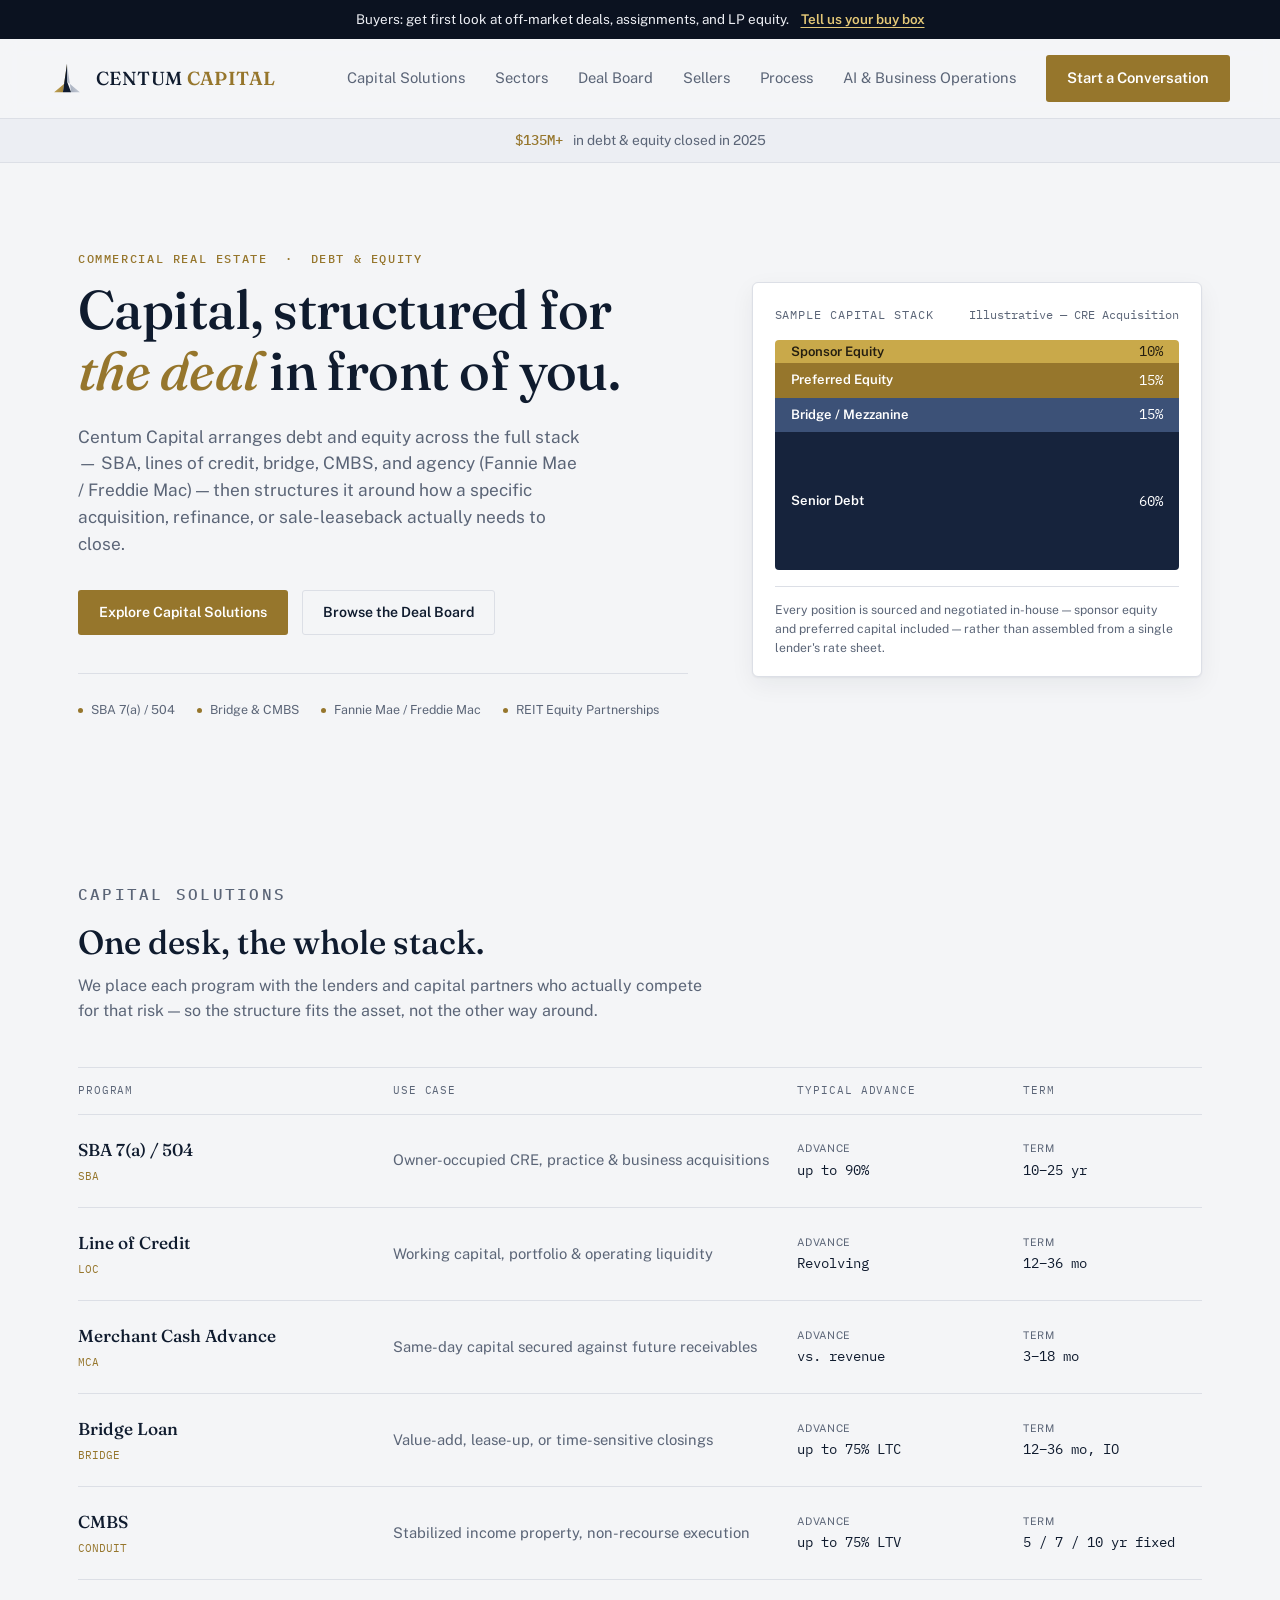
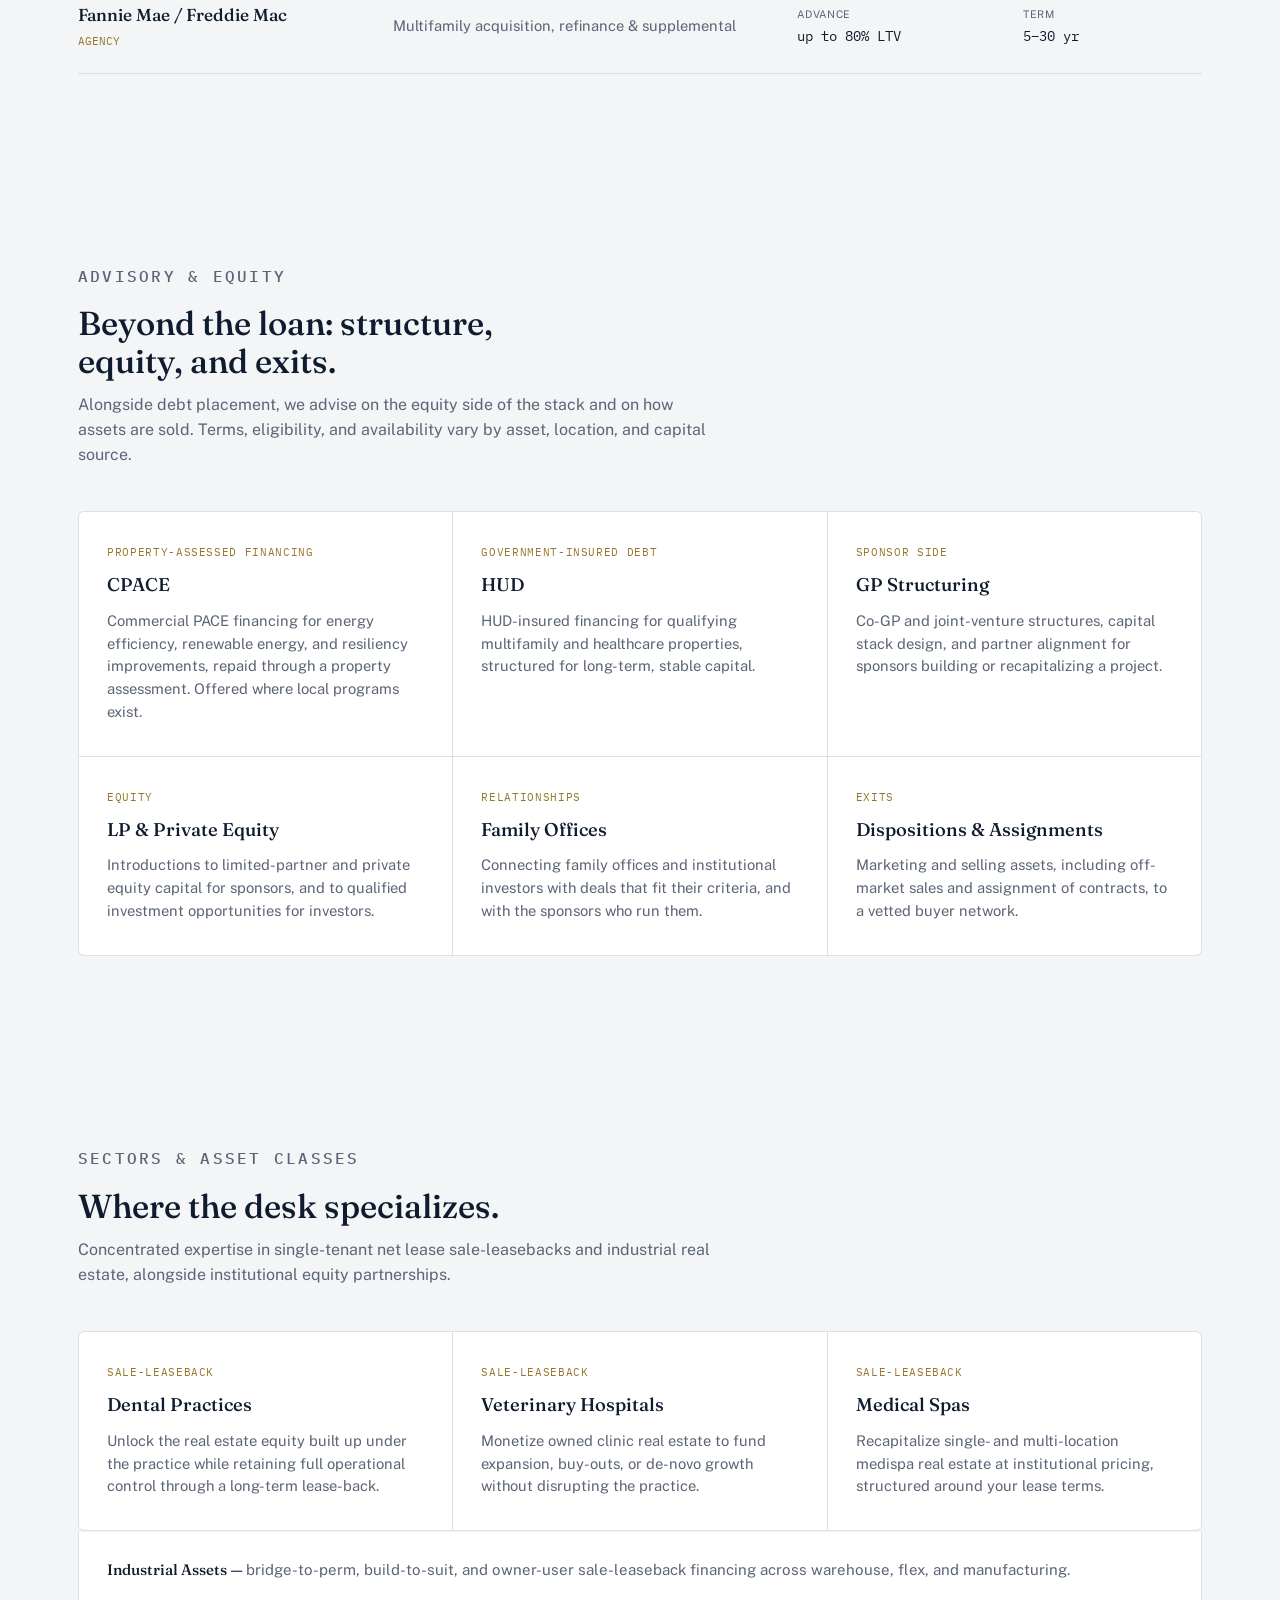
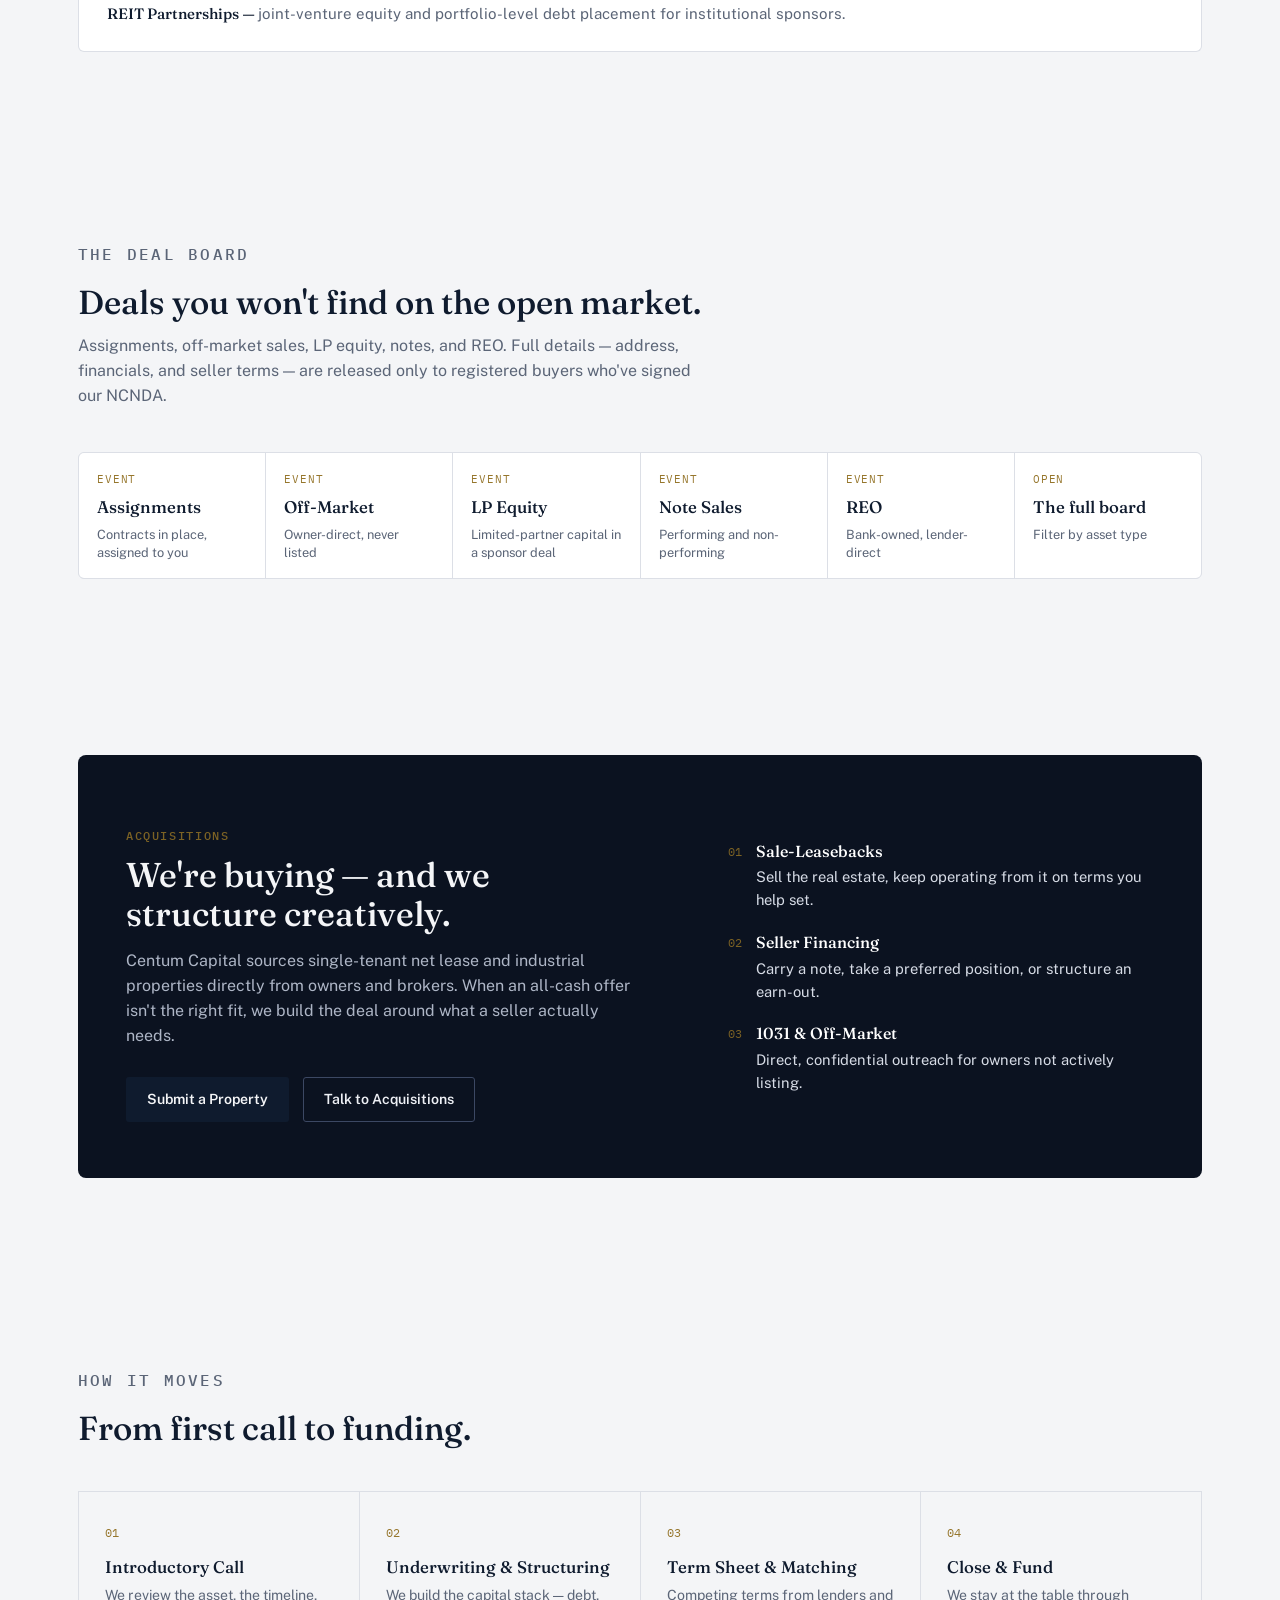
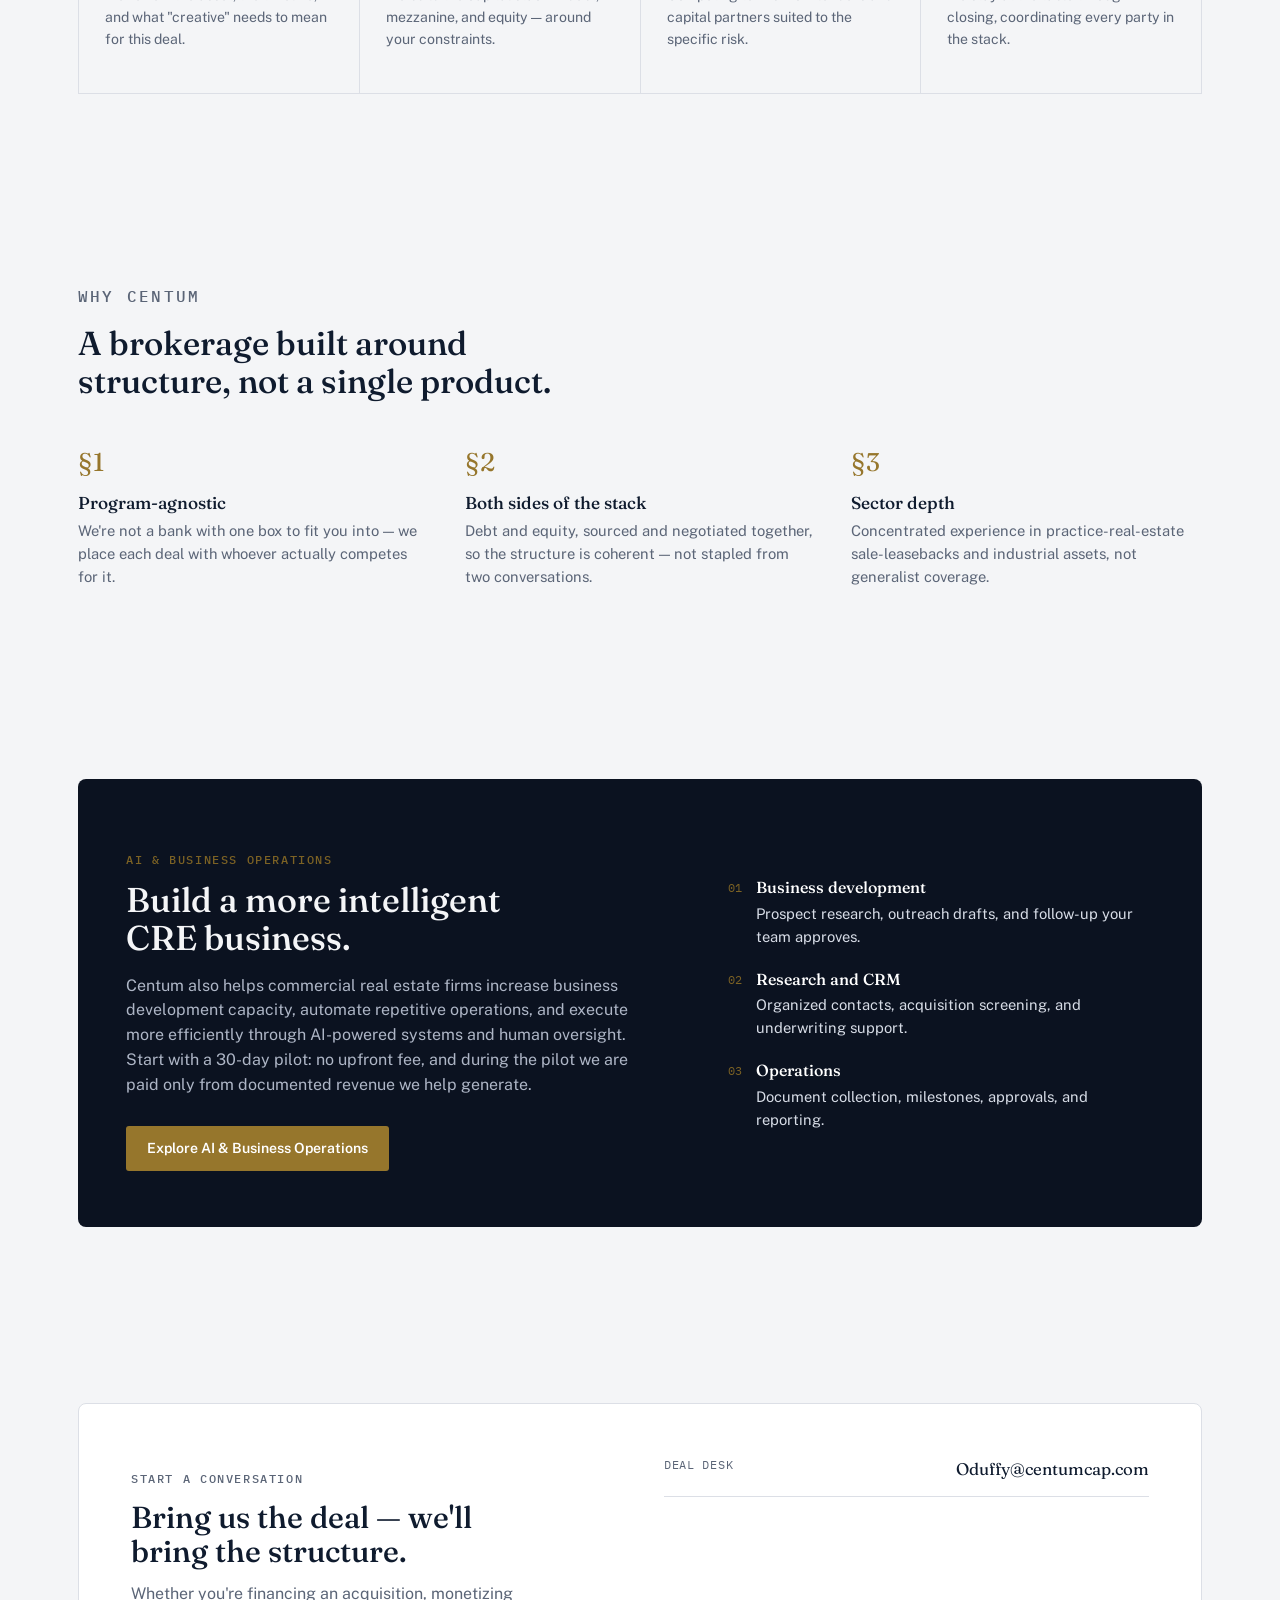
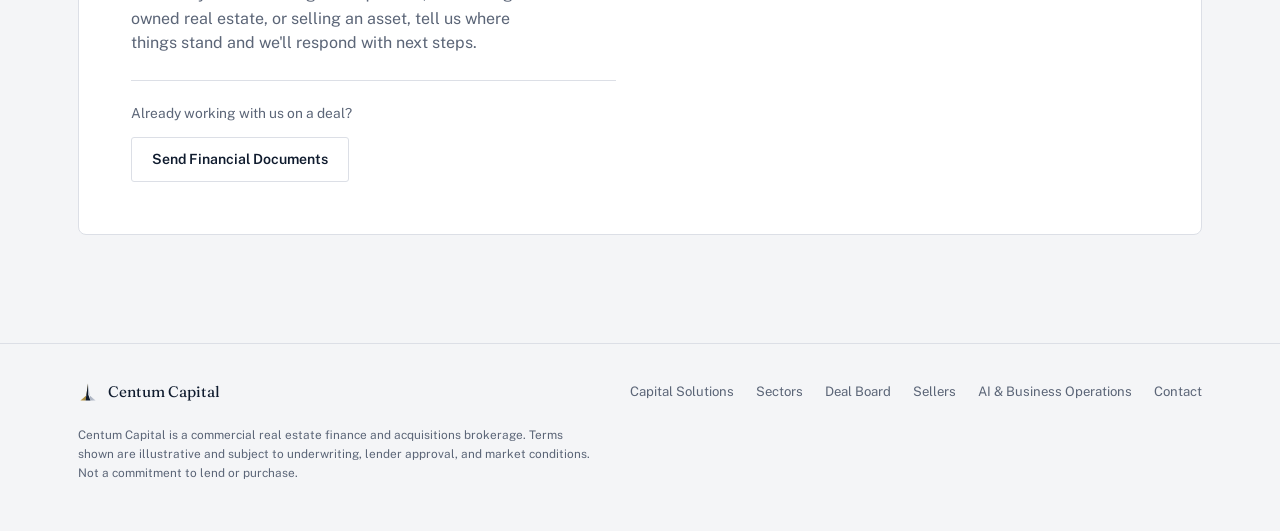
<file: index.html>
<!doctype html>
<html lang="en">
<head>
<meta charset="utf-8">
<meta name="viewport" content="width=device-width, initial-scale=1">
<title>Centum Capital | Commercial Real Estate Debt &amp; Equity</title>
<meta name="description" content="Centum Capital arranges commercial real estate debt and equity, CPACE, HUD, GP structuring, off-market deals, assignments, LP equity, family office relationships, dispositions, and sale-leasebacks, and helps CRE firms deploy AI-powered operations.">
<link rel="canonical" href="https://centumcap.com/">
<meta property="og:type" content="website">
<meta property="og:site_name" content="Centum Capital">
<meta property="og:title" content="Centum Capital | Commercial Real Estate Debt &amp; Equity">
<meta property="og:description" content="Debt and equity structuring, off-market deals, assignments, LP equity, and sale-leasebacks in commercial real estate.">
<meta property="og:url" content="https://centumcap.com/">
<meta name="twitter:card" content="summary">
<link rel="icon" href="favicon.svg" type="image/svg+xml">
  <link rel="stylesheet" href="styles.css">
</head>
<body>

<div class="promo-strip">
  <div class="wrap">
    <span>Buyers: get first look at off-market deals, assignments, and LP equity.</span>
    <button data-open-gate>Tell us your buy box</button>
  </div>
</div>

<header>
  <div class="wrap header-row">
    <a class="brand" href="#top">
      <svg class="brand-mark" viewBox="0 0 100 100" xmlns="http://www.w3.org/2000/svg" role="img" aria-label="Centum Capital mark">
        <defs>
          <linearGradient id="goldGrad" x1="0" y1="0" x2="1" y2="1">
            <stop offset="0" stop-color="#E4C877"/>
            <stop offset="1" stop-color="#96762C"/>
          </linearGradient>
          <linearGradient id="silverGrad" x1="1" y1="0" x2="0" y2="1">
            <stop offset="0" stop-color="#F2F3F6"/>
            <stop offset="1" stop-color="#96A0B2"/>
          </linearGradient>
        </defs>
        <polygon points="50,8 50,60 12,92 38,92" fill="url(#goldGrad)"/>
        <polygon points="50,8 50,60 88,92 62,92" fill="url(#silverGrad)"/>
        <polygon points="50,8 50,60 62,92 38,92" fill="#0F1B2E"/>
      </svg>
      <span class="brand-word">CENTUM <b>CAPITAL</b></span>
    </a>
    <button class="menu-toggle" id="menuToggle" aria-label="Toggle menu" aria-expanded="false">
      <svg viewBox="0 0 24 24" fill="none" stroke="currentColor" stroke-width="2"><path d="M3 6h18M3 12h18M3 18h18"/></svg>
    </button>
    <nav class="primary" id="primaryNav">
      <a href="#solutions">Capital Solutions</a>
      <a href="#sectors">Sectors</a>
      <a href="marketplace.html">Deal Board</a>
      <a href="#sourcing">Sellers</a>
      <a href="#process">Process</a>
      <a href="ai-business-operations.html">AI &amp; Business Operations</a>
      <a href="#contact" class="btn btn-gold header-cta">Start a Conversation</a>
    </nav>
  </div>
</header>

<div class="track-bar">
  <div class="wrap">
    <span class="fig">$135M+</span>
    <span class="lbl">in debt &amp; equity closed in 2025</span>
  </div>
</div>

<main id="top">
  <!-- HERO -->
  <section class="hero">
    <div class="wrap hero-grid">
      <div data-reveal>
        <p class="eyebrow">Commercial Real Estate &nbsp;&middot;&nbsp; Debt &amp; Equity</p>
        <h1>Capital, structured for <em>the deal</em> in front of you.</h1>
        <p class="lede">Centum Capital arranges debt and equity across the full stack &mdash; SBA, lines of credit, bridge, CMBS, and agency (Fannie Mae / Freddie Mac) &mdash; then structures it around how a specific acquisition, refinance, or sale-leaseback actually needs to close.</p>
        <div class="hero-actions">
          <a class="btn btn-gold" href="#solutions">Explore Capital Solutions</a>
          <a class="btn btn-line" href="marketplace.html">Browse the Deal Board</a>
        </div>
        <div class="hero-tags">
          <span class="hero-tag"><span class="dot"></span>SBA 7(a) / 504</span>
          <span class="hero-tag"><span class="dot"></span>Bridge &amp; CMBS</span>
          <span class="hero-tag"><span class="dot"></span>Fannie Mae / Freddie Mac</span>
          <span class="hero-tag"><span class="dot"></span>REIT Equity Partnerships</span>
        </div>
      </div>

      <div data-reveal>
        <div class="stack-card">
          <div class="stack-card-head">
            <span class="t">Sample Capital Stack</span>
            <span class="n">Illustrative &mdash; CRE Acquisition</span>
          </div>
          <div class="stack">
            <div class="stack-seg" style="background:var(--stack-equity); flex:10; color:#241E10;">
              <span class="name">Sponsor Equity</span><span class="pct">10%</span>
            </div>
            <div class="stack-seg" style="background:var(--stack-pref); flex:15;">
              <span class="name">Preferred Equity</span><span class="pct">15%</span>
            </div>
            <div class="stack-seg" style="background:var(--stack-bridge); flex:15;">
              <span class="name">Bridge / Mezzanine</span><span class="pct">15%</span>
            </div>
            <div class="stack-seg" style="background:var(--stack-debt); flex:60;">
              <span class="name">Senior Debt</span><span class="pct">60%</span>
            </div>
          </div>
          <div class="stack-note">Every position is sourced and negotiated in-house &mdash; sponsor equity and preferred capital included &mdash; rather than assembled from a single lender's rate sheet.</div>
        </div>
      </div>
    </div>
  </section>

  <!-- CAPITAL SOLUTIONS -->
  <section id="solutions">
    <div class="wrap">
      <div class="section-head" data-reveal>
        <p class="eyebrow">Capital Solutions</p>
        <h2>One desk, the whole stack.</h2>
        <p>We place each program with the lenders and capital partners who actually compete for that risk &mdash; so the structure fits the asset, not the other way around.</p>
      </div>

      <div class="ledger" data-reveal>
        <div class="ledger-row head">
          <div>Program</div><div>Use Case</div><div>Typical Advance</div><div>Term</div>
        </div>
        <div class="ledger-row">
          <div class="prog"><span class="name">SBA 7(a) / 504</span><span class="code">SBA</span></div>
          <div class="use">Owner-occupied CRE, practice &amp; business acquisitions</div>
          <div class="figure"><span class="k">Advance</span>up to 90%</div>
          <div class="figure"><span class="k">Term</span>10&ndash;25 yr</div>
        </div>
        <div class="ledger-row">
          <div class="prog"><span class="name">Line of Credit</span><span class="code">LOC</span></div>
          <div class="use">Working capital, portfolio &amp; operating liquidity</div>
          <div class="figure"><span class="k">Advance</span>Revolving</div>
          <div class="figure"><span class="k">Term</span>12&ndash;36 mo</div>
        </div>
        <div class="ledger-row">
          <div class="prog"><span class="name">Merchant Cash Advance</span><span class="code">MCA</span></div>
          <div class="use">Same-day capital secured against future receivables</div>
          <div class="figure"><span class="k">Advance</span>vs. revenue</div>
          <div class="figure"><span class="k">Term</span>3&ndash;18 mo</div>
        </div>
        <div class="ledger-row">
          <div class="prog"><span class="name">Bridge Loan</span><span class="code">BRIDGE</span></div>
          <div class="use">Value-add, lease-up, or time-sensitive closings</div>
          <div class="figure"><span class="k">Advance</span>up to 75% LTC</div>
          <div class="figure"><span class="k">Term</span>12&ndash;36 mo, IO</div>
        </div>
        <div class="ledger-row">
          <div class="prog"><span class="name">CMBS</span><span class="code">CONDUIT</span></div>
          <div class="use">Stabilized income property, non-recourse execution</div>
          <div class="figure"><span class="k">Advance</span>up to 75% LTV</div>
          <div class="figure"><span class="k">Term</span>5 / 7 / 10 yr fixed</div>
        </div>
        <div class="ledger-row">
          <div class="prog"><span class="name">Fannie Mae / Freddie Mac</span><span class="code">AGENCY</span></div>
          <div class="use">Multifamily acquisition, refinance &amp; supplemental</div>
          <div class="figure"><span class="k">Advance</span>up to 80% LTV</div>
          <div class="figure"><span class="k">Term</span>5&ndash;30 yr</div>
        </div>
      </div>
    </div>
  </section>

  <!-- ADVISORY & EQUITY -->
  <section id="advisory">
    <div class="wrap">
      <div class="section-head" data-reveal>
        <p class="eyebrow">Advisory &amp; Equity</p>
        <h2>Beyond the loan: structure, equity, and exits.</h2>
        <p>Alongside debt placement, we advise on the equity side of the stack and on how assets are sold. Terms, eligibility, and availability vary by asset, location, and capital source.</p>
      </div>
      <div class="sectors-grid" data-reveal>
        <div class="sector-card">
          <span class="tag">Property-Assessed Financing</span>
          <h3>CPACE</h3>
          <p>Commercial PACE financing for energy efficiency, renewable energy, and resiliency improvements, repaid through a property assessment. Offered where local programs exist.</p>
        </div>
        <div class="sector-card">
          <span class="tag">Government-Insured Debt</span>
          <h3>HUD</h3>
          <p>HUD-insured financing for qualifying multifamily and healthcare properties, structured for long-term, stable capital.</p>
        </div>
        <div class="sector-card">
          <span class="tag">Sponsor Side</span>
          <h3>GP Structuring</h3>
          <p>Co-GP and joint-venture structures, capital stack design, and partner alignment for sponsors building or recapitalizing a project.</p>
        </div>
        <div class="sector-card">
          <span class="tag">Equity</span>
          <h3>LP &amp; Private Equity</h3>
          <p>Introductions to limited-partner and private equity capital for sponsors, and to qualified investment opportunities for investors.</p>
        </div>
        <div class="sector-card">
          <span class="tag">Relationships</span>
          <h3>Family Offices</h3>
          <p>Connecting family offices and institutional investors with deals that fit their criteria, and with the sponsors who run them.</p>
        </div>
        <div class="sector-card">
          <span class="tag">Exits</span>
          <h3>Dispositions &amp; Assignments</h3>
          <p>Marketing and selling assets, including off-market sales and assignment of contracts, to a vetted buyer network.</p>
        </div>
      </div>
    </div>
  </section>

  <!-- SECTORS -->
  <section id="sectors">
    <div class="wrap">
      <div class="section-head" data-reveal>
        <p class="eyebrow">Sectors &amp; Asset Classes</p>
        <h2>Where the desk specializes.</h2>
        <p>Concentrated expertise in single-tenant net lease sale-leasebacks and industrial real estate, alongside institutional equity partnerships.</p>
      </div>

      <div data-reveal>
        <div class="sectors-grid">
          <div class="sector-card">
            <span class="tag">Sale-Leaseback</span>
            <h3>Dental Practices</h3>
            <p>Unlock the real estate equity built up under the practice while retaining full operational control through a long-term lease-back.</p>
          </div>
          <div class="sector-card">
            <span class="tag">Sale-Leaseback</span>
            <h3>Veterinary Hospitals</h3>
            <p>Monetize owned clinic real estate to fund expansion, buy-outs, or de-novo growth without disrupting the practice.</p>
          </div>
          <div class="sector-card">
            <span class="tag">Sale-Leaseback</span>
            <h3>Medical Spas</h3>
            <p>Recapitalize single- and multi-location medispa real estate at institutional pricing, structured around your lease terms.</p>
          </div>
        </div>
        <div class="partner-band">
          <div class="l"><b>Industrial Assets</b> &mdash; <span>bridge-to-perm, build-to-suit, and owner-user sale-leaseback financing across warehouse, flex, and manufacturing.</span></div>
          <div class="l"><b>REIT Partnerships</b> &mdash; <span>joint-venture equity and portfolio-level debt placement for institutional sponsors.</span></div>
        </div>
      </div>
    </div>
  </section>

  <!-- OFF-MARKET OPPORTUNITIES -->
  <section id="opportunities">
    <div class="wrap">
      <div class="section-head" data-reveal>
        <p class="eyebrow">The Deal Board</p>
        <h2>Deals you won't find on the open market.</h2>
        <p>Assignments, off-market sales, LP equity, notes, and REO. Full details &mdash; address, financials, and seller terms &mdash; are released only to registered buyers who've signed our NCNDA.</p>
      </div>
      <div class="events" data-reveal>
        <a class="event" href="marketplace.html?event=assignment"><span class="n">Event</span><b>Assignments</b><span class="d">Contracts in place, assigned to you</span></a>
        <a class="event" href="marketplace.html?event=offmarket"><span class="n">Event</span><b>Off-Market</b><span class="d">Owner-direct, never listed</span></a>
        <a class="event" href="marketplace.html?event=lp"><span class="n">Event</span><b>LP Equity</b><span class="d">Limited-partner capital in a sponsor deal</span></a>
        <a class="event" href="marketplace.html?event=note"><span class="n">Event</span><b>Note Sales</b><span class="d">Performing and non-performing</span></a>
        <a class="event" href="marketplace.html?event=reo"><span class="n">Event</span><b>REO</b><span class="d">Bank-owned, lender-direct</span></a>
        <a class="event" href="marketplace.html"><span class="n">Open</span><b>The full board</b><span class="d">Filter by asset type</span></a>
      </div>
    </div>
  </section>

  <!-- SOURCING / SELLERS -->
  <section id="sourcing">
    <div class="wrap">
      <div class="sourcing" data-reveal>
        <div>
          <p class="eyebrow">Acquisitions</p>
          <h2>We're buying &mdash; and we structure creatively.</h2>
          <p>Centum Capital sources single-tenant net lease and industrial properties directly from owners and brokers. When an all-cash offer isn't the right fit, we build the deal around what a seller actually needs.</p>
          <div class="sourcing-actions">
            <a class="btn btn-invert" href="submit.html">Submit a Property</a>
            <a class="btn btn-line" style="border-color:#3C4863; color:#EDEFF4;" href="#contact">Talk to Acquisitions</a>
          </div>
        </div>
        <div class="sourcing-points">
          <div class="sourcing-point">
            <span class="num">01</span>
            <span class="t"><b>Sale-Leasebacks</b>Sell the real estate, keep operating from it on terms you help set.</span>
          </div>
          <div class="sourcing-point">
            <span class="num">02</span>
            <span class="t"><b>Seller Financing</b>Carry a note, take a preferred position, or structure an earn-out.</span>
          </div>
          <div class="sourcing-point">
            <span class="num">03</span>
            <span class="t"><b>1031 &amp; Off-Market</b>Direct, confidential outreach for owners not actively listing.</span>
          </div>
        </div>
      </div>
    </div>
  </section>

  <!-- PROCESS -->
  <section id="process">
    <div class="wrap">
      <div class="section-head" data-reveal>
        <p class="eyebrow">How It Moves</p>
        <h2>From first call to funding.</h2>
      </div>
      <div class="process" data-reveal>
        <div class="process-step">
          <span class="idx">01</span>
          <h3>Introductory Call</h3>
          <p>We review the asset, the timeline, and what "creative" needs to mean for this deal.</p>
        </div>
        <div class="process-step">
          <span class="idx">02</span>
          <h3>Underwriting &amp; Structuring</h3>
          <p>We build the capital stack &mdash; debt, mezzanine, and equity &mdash; around your constraints.</p>
        </div>
        <div class="process-step">
          <span class="idx">03</span>
          <h3>Term Sheet &amp; Matching</h3>
          <p>Competing terms from lenders and capital partners suited to the specific risk.</p>
        </div>
        <div class="process-step">
          <span class="idx">04</span>
          <h3>Close &amp; Fund</h3>
          <p>We stay at the table through closing, coordinating every party in the stack.</p>
        </div>
      </div>
    </div>
  </section>

  <!-- PRINCIPLES -->
  <section>
    <div class="wrap">
      <div class="section-head" data-reveal>
        <p class="eyebrow">Why Centum</p>
        <h2>A brokerage built around structure, not a single product.</h2>
      </div>
      <div class="principles" data-reveal>
        <div class="principle">
          <span class="mark">&sect;1</span>
          <h3>Program-agnostic</h3>
          <p>We're not a bank with one box to fit you into &mdash; we place each deal with whoever actually competes for it.</p>
        </div>
        <div class="principle">
          <span class="mark">&sect;2</span>
          <h3>Both sides of the stack</h3>
          <p>Debt and equity, sourced and negotiated together, so the structure is coherent &mdash; not stapled from two conversations.</p>
        </div>
        <div class="principle">
          <span class="mark">&sect;3</span>
          <h3>Sector depth</h3>
          <p>Concentrated experience in practice-real-estate sale-leasebacks and industrial assets, not generalist coverage.</p>
        </div>
      </div>
    </div>
  </section>

  <!-- AI & BUSINESS OPERATIONS -->
  <section id="ai-ops">
    <div class="wrap">
      <div class="sourcing" data-reveal>
        <div>
          <p class="eyebrow">AI &amp; Business Operations</p>
          <h2>Build a more intelligent CRE business.</h2>
          <p>Centum also helps commercial real estate firms increase business development capacity, automate repetitive operations, and execute more efficiently through AI-powered systems and human oversight. Start with a 30-day pilot: no upfront fee, and during the pilot we are paid only from documented revenue we help generate.</p>
          <div class="sourcing-actions">
            <a class="btn btn-gold" href="ai-business-operations.html">Explore AI &amp; Business Operations</a>
          </div>
        </div>
        <div class="sourcing-points">
          <div class="sourcing-point"><span class="num">01</span><div class="t"><b>Business development</b>Prospect research, outreach drafts, and follow-up your team approves.</div></div>
          <div class="sourcing-point"><span class="num">02</span><div class="t"><b>Research and CRM</b>Organized contacts, acquisition screening, and underwriting support.</div></div>
          <div class="sourcing-point"><span class="num">03</span><div class="t"><b>Operations</b>Document collection, milestones, approvals, and reporting.</div></div>
        </div>
      </div>
    </div>
  </section>

  <!-- CONTACT -->
  <section id="contact">
    <div class="wrap">
      <div class="contact" data-reveal>
        <div>
          <p class="eyebrow">Start a Conversation</p>
          <h2>Bring us the deal &mdash; we'll bring the structure.</h2>
          <p>Whether you're financing an acquisition, monetizing owned real estate, or selling an asset, tell us where things stand and we'll respond with next steps.</p>
          <div style="margin-top:24px; padding-top:22px; border-top:1px solid var(--line);">
            <p style="margin:0 0 12px; font-size:.86rem; color:var(--muted);">Already working with us on a deal?</p>
            <a class="btn btn-line" id="doc-upload-link" href="mailto:Oduffy@centumcap.com?subject=Financial%20Documents">Send Financial Documents</a>
          </div>
        </div>
        <div class="contact-lines">
          <div class="contact-line"><span class="k">Deal Desk</span><span class="v"><a href="mailto:Oduffy@centumcap.com">Oduffy@centumcap.com</a></span></div>
        </div>
      </div>
    </div>
  </section>
</main>

<footer>
  <div class="wrap">
    <div class="footer-row">
      <div class="f-brand">
        <svg width="20" height="20" viewBox="0 0 100 100" xmlns="http://www.w3.org/2000/svg" aria-hidden="true">
          <polygon points="50,8 50,60 12,92 38,92" fill="url(#goldGrad)"/>
          <polygon points="50,8 50,60 88,92 62,92" fill="url(#silverGrad)"/>
          <polygon points="50,8 50,60 62,92 38,92" fill="#0F1B2E"/>
        </svg>
        <span>Centum Capital</span>
      </div>
      <div class="footer-links">
        <a href="#solutions">Capital Solutions</a>
        <a href="#sectors">Sectors</a>
        <a href="marketplace.html">Deal Board</a>
        <a href="#sourcing">Sellers</a>
        <a href="ai-business-operations.html">AI &amp; Business Operations</a>
        <a href="#contact">Contact</a>
      </div>
    </div>
    <p class="footer-disclosure">Centum Capital is a commercial real estate finance and acquisitions brokerage. Terms shown are illustrative and subject to underwriting, lender approval, and market conditions. Not a commitment to lend or purchase.</p>
  </div>
</footer>

<script src="config.js"></script>
<script src="app.js"></script>

</body>
</html>
</file>
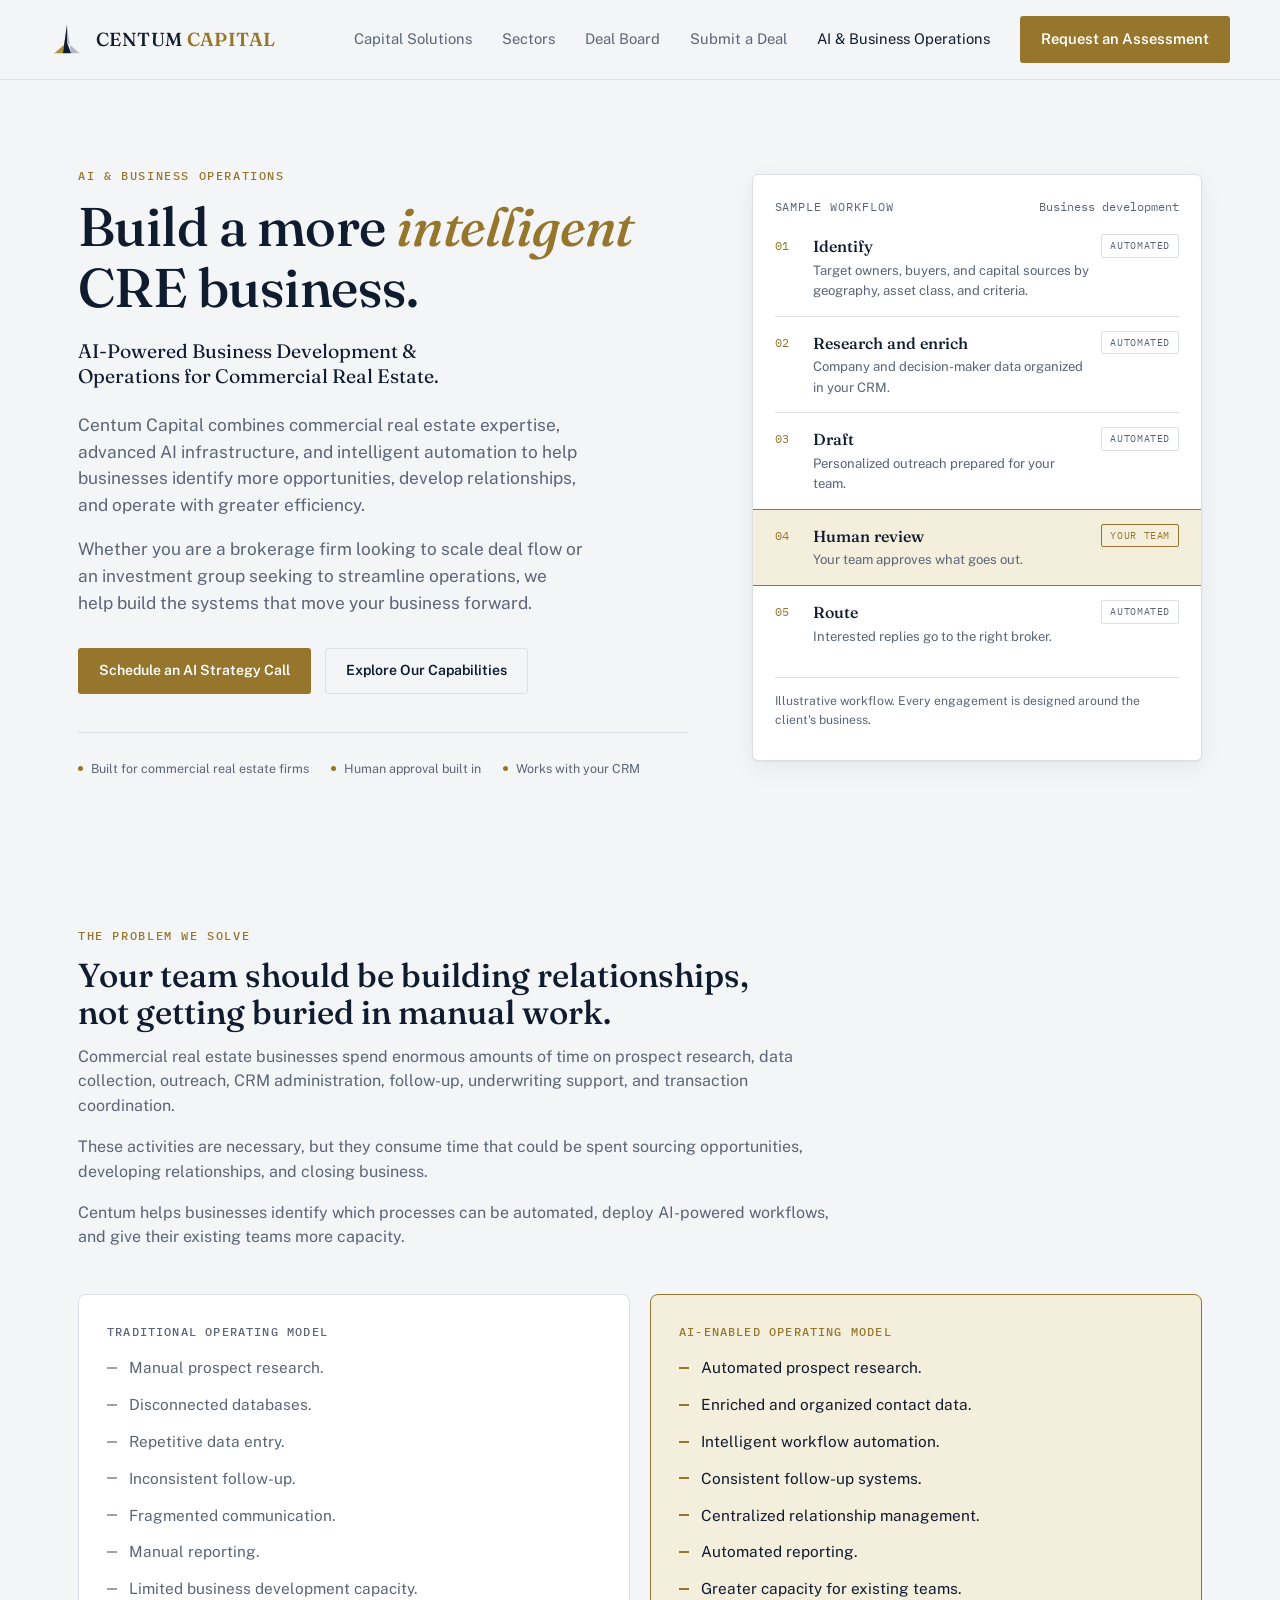
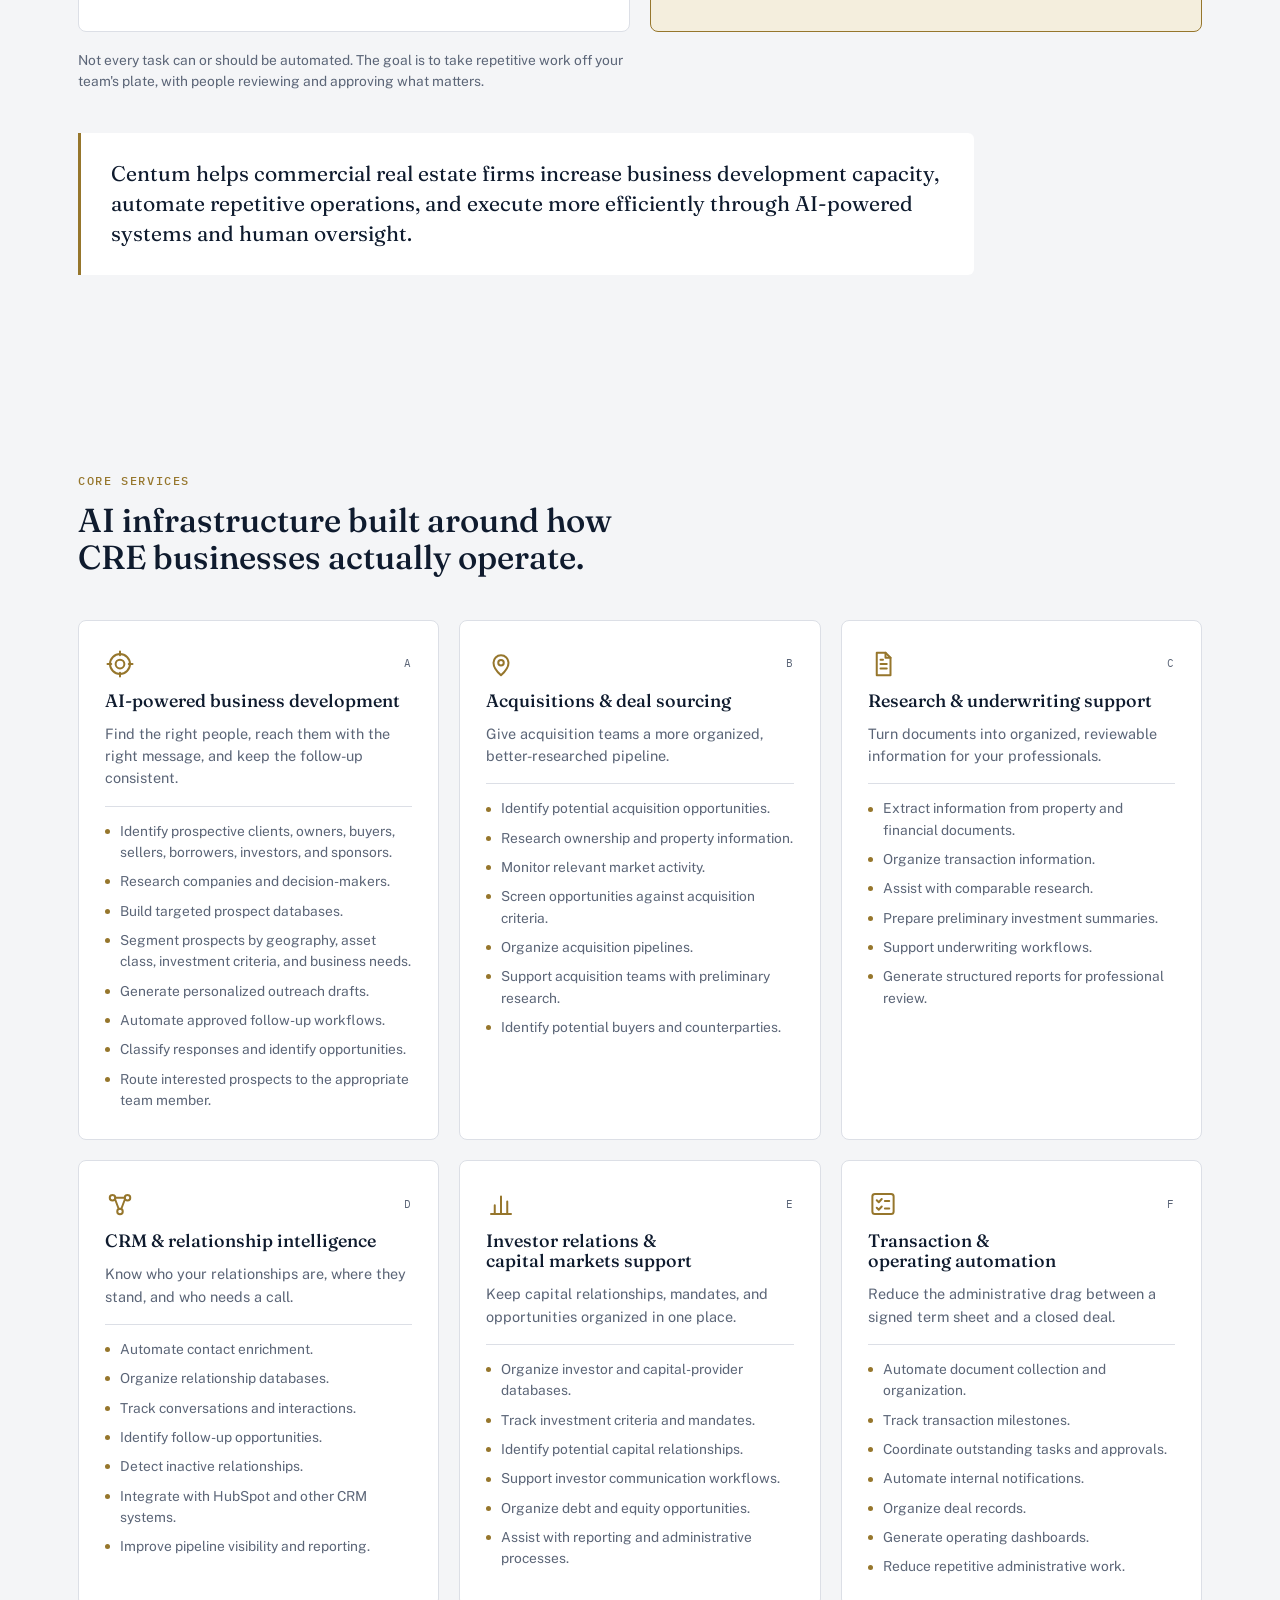
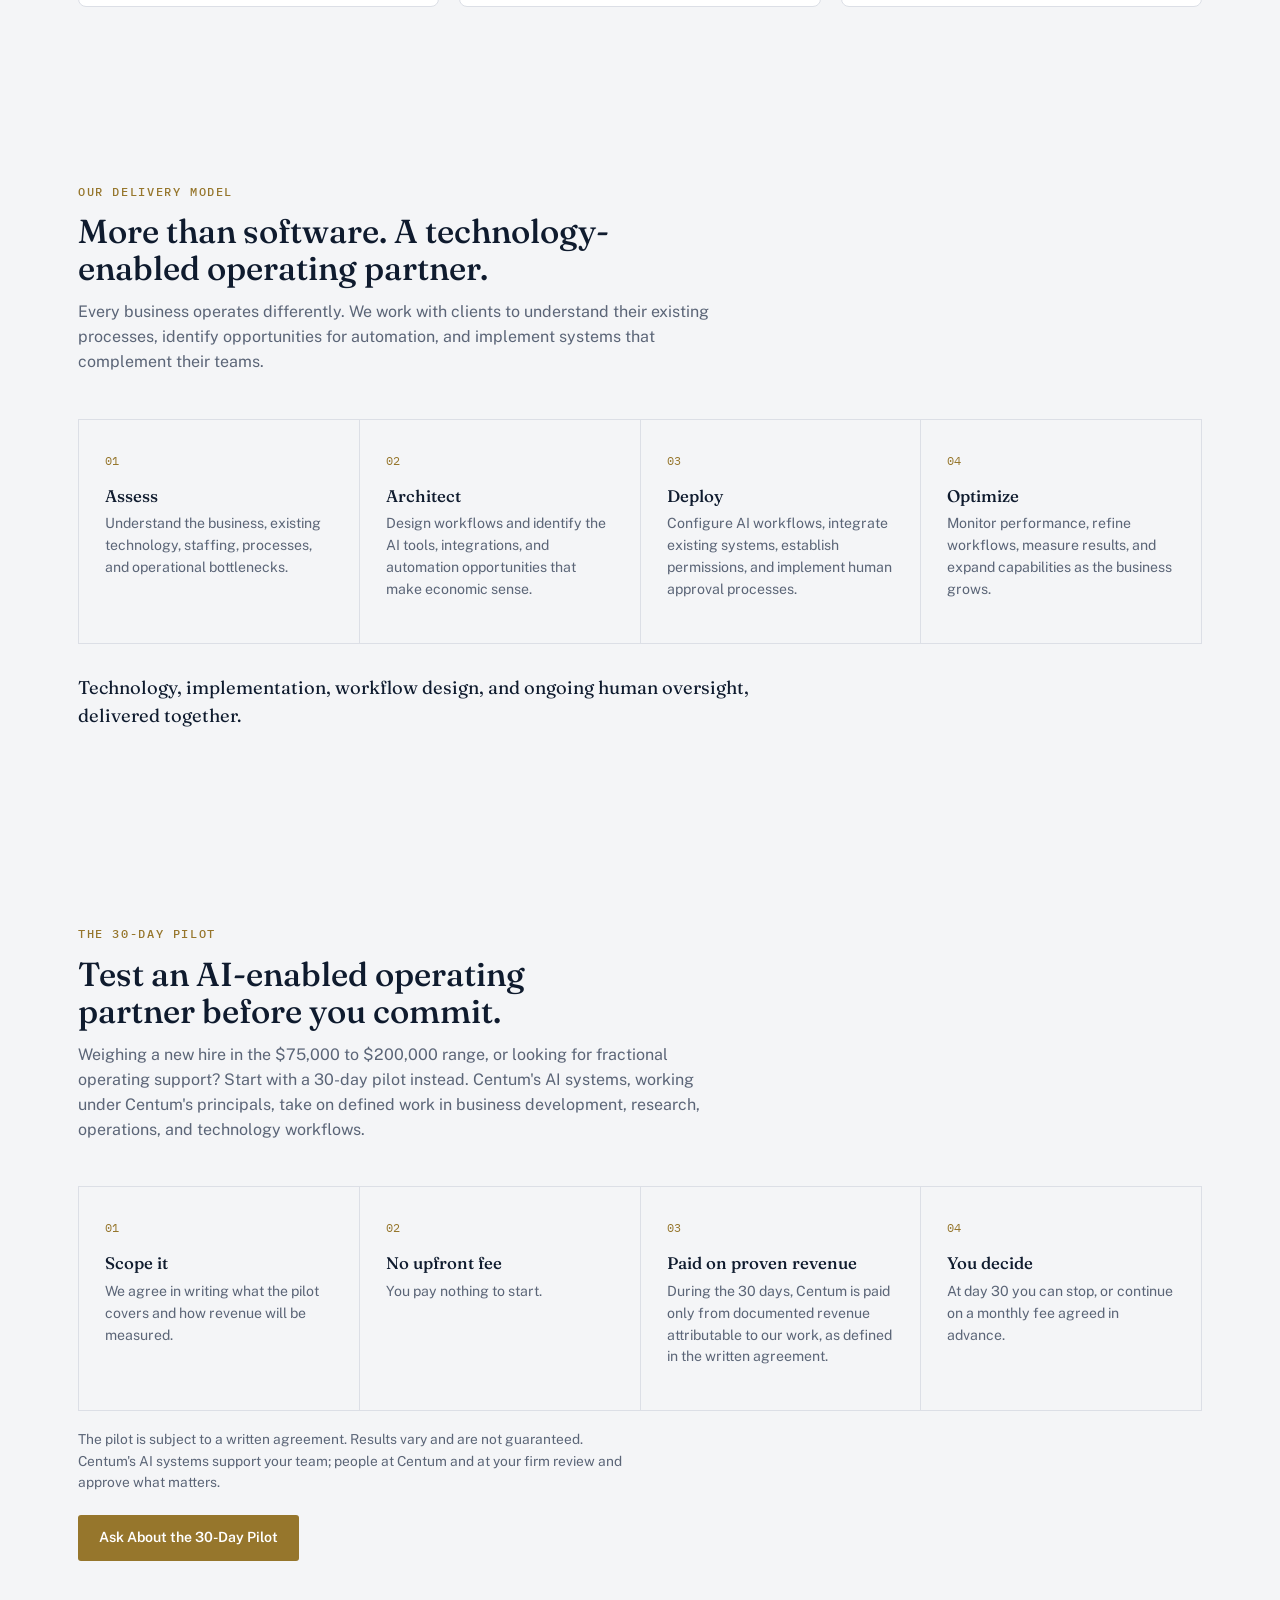
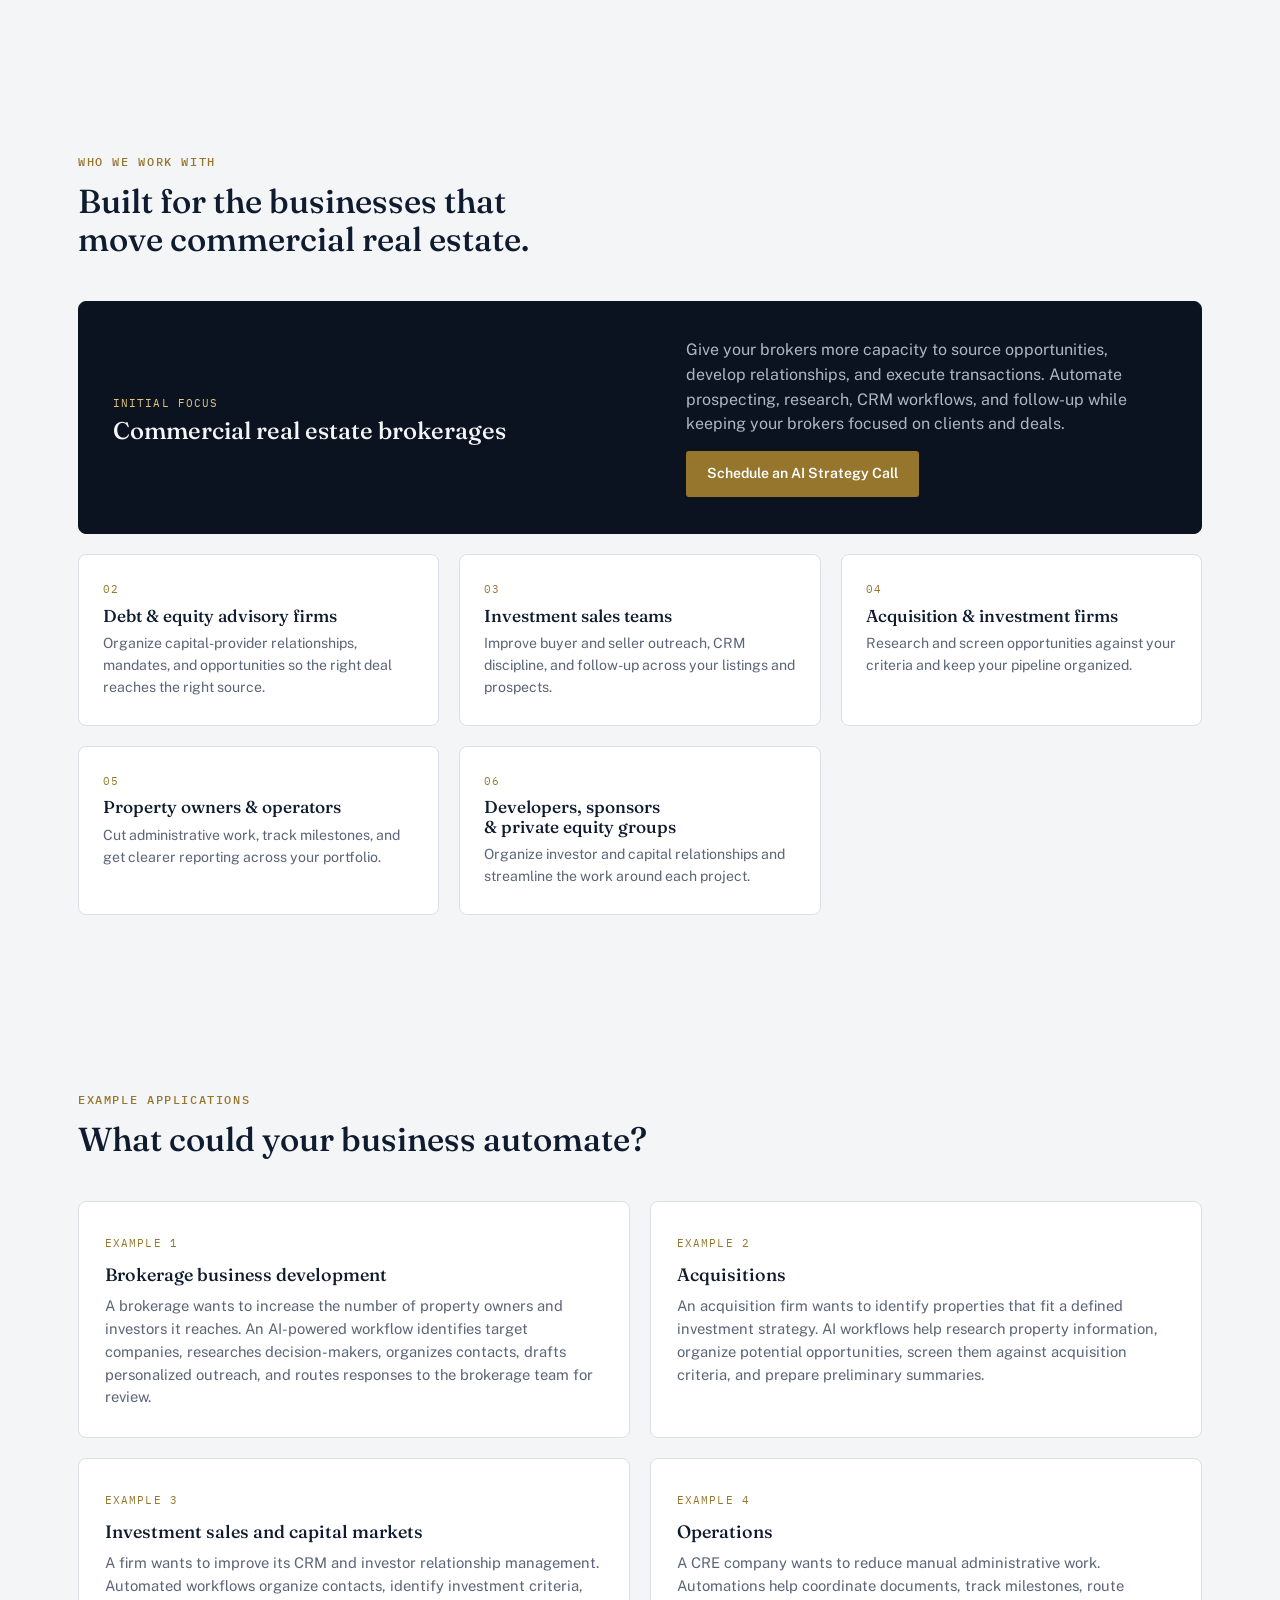
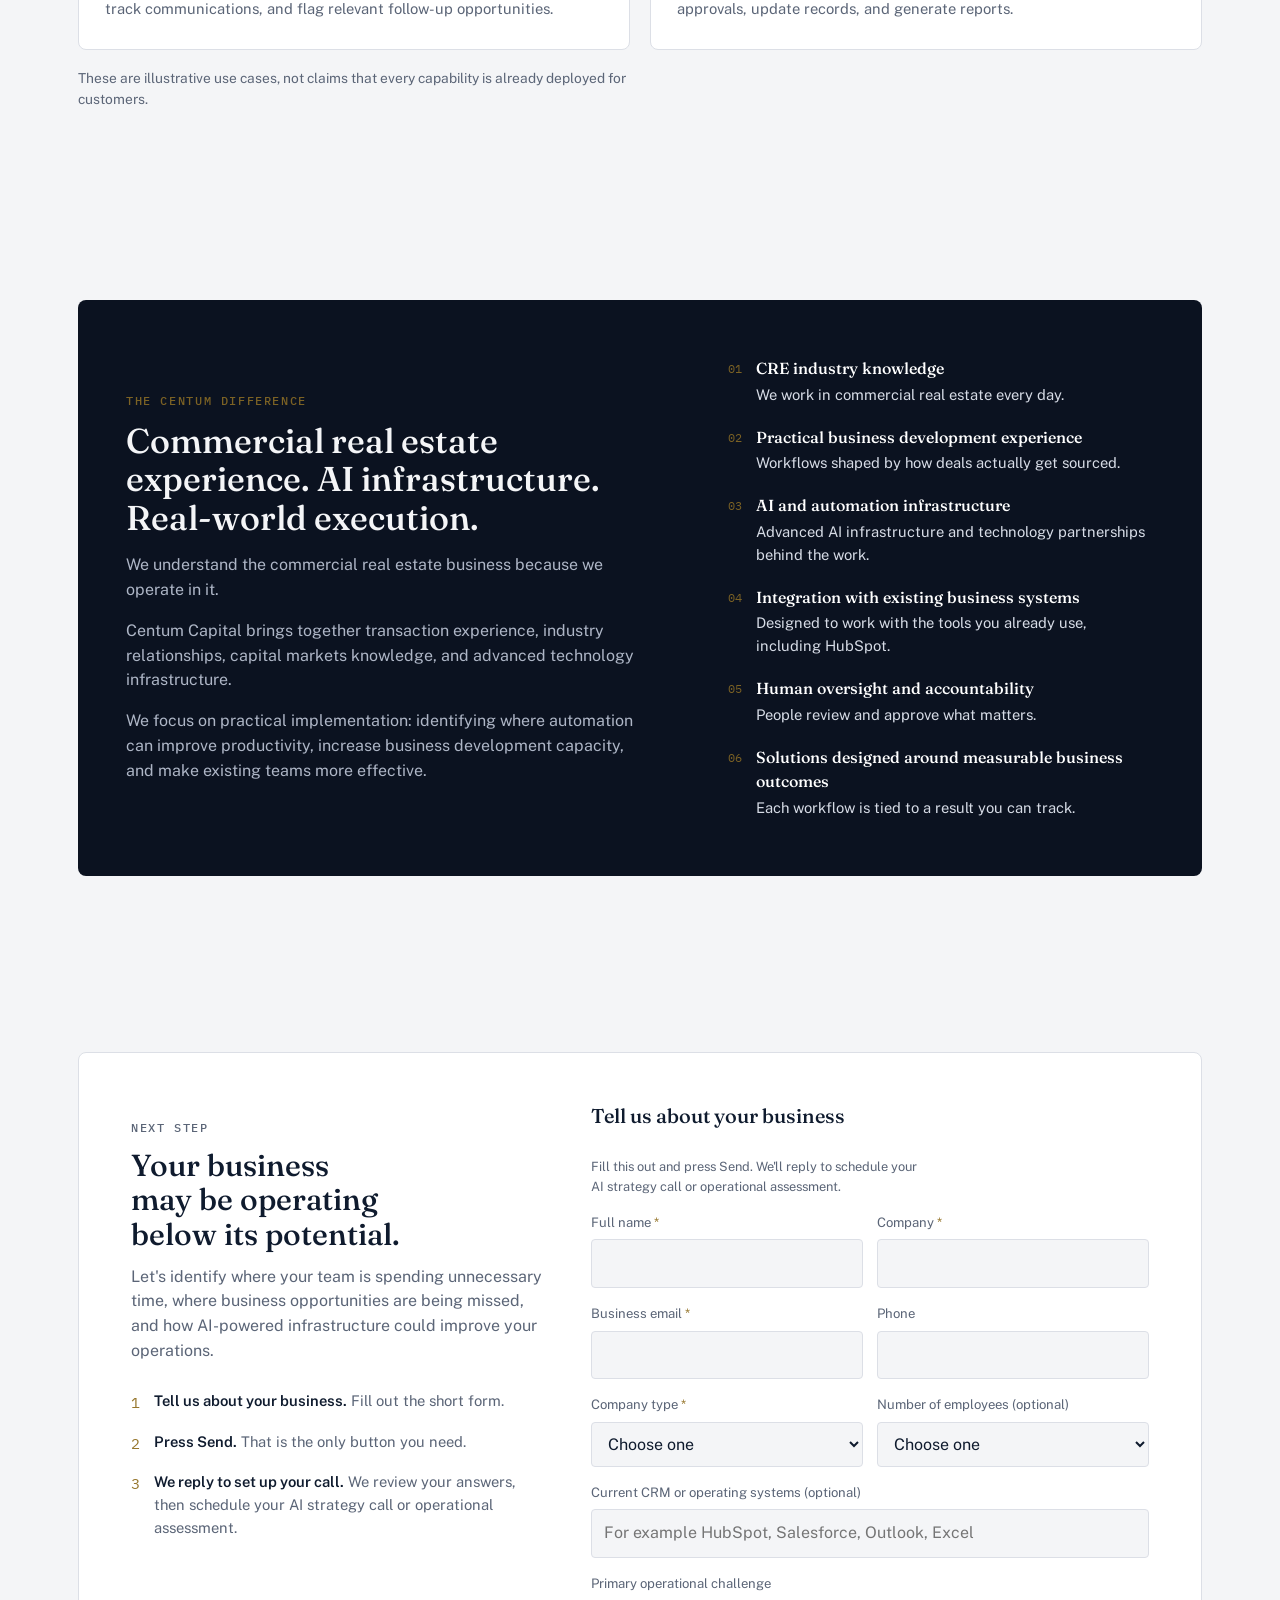
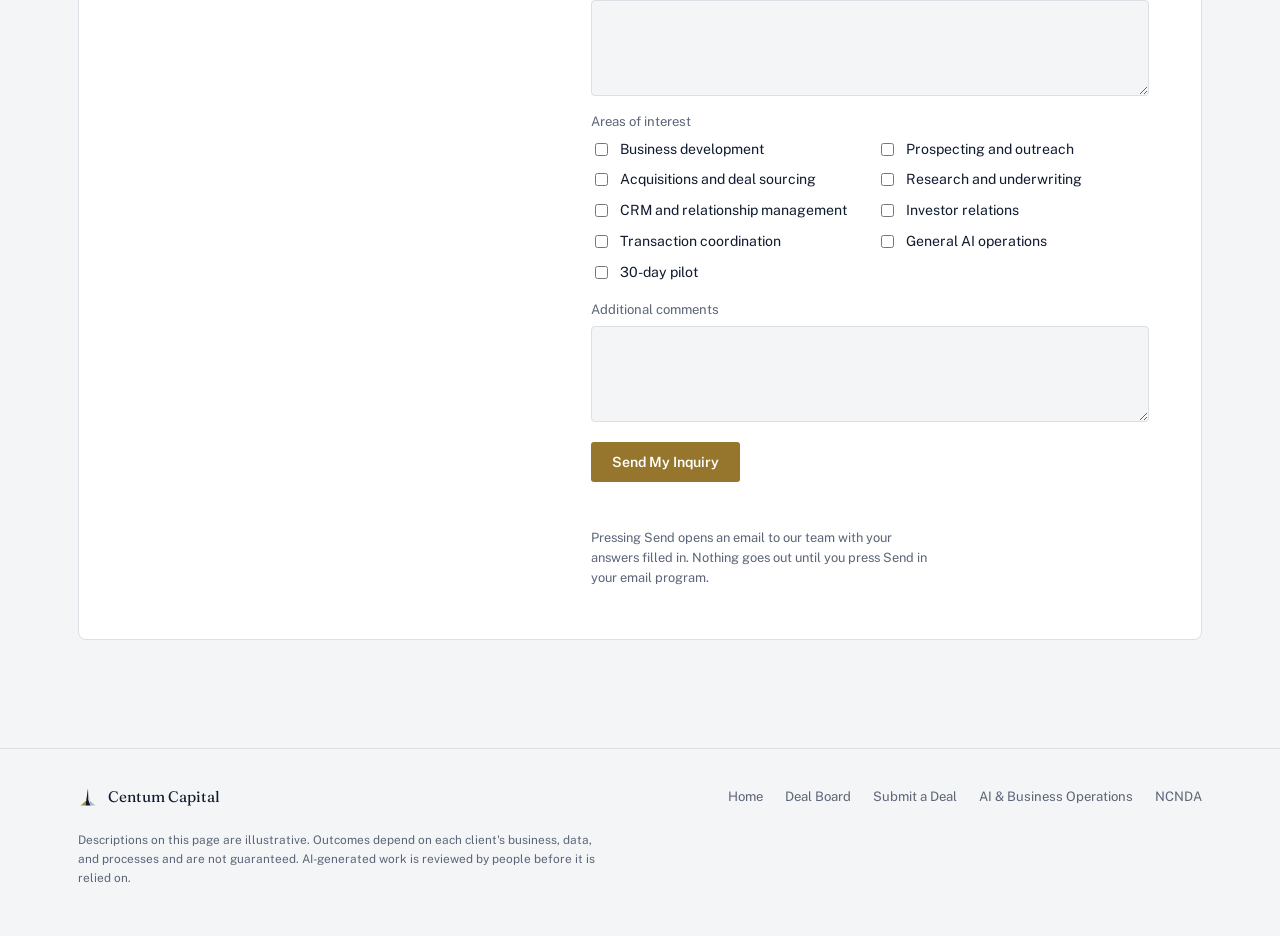
<file: ai-business-operations.html>
<!doctype html>
<html lang="en">
<head>
<meta charset="utf-8">
<meta name="viewport" content="width=device-width, initial-scale=1">
<title>AI Business Development &amp; Operations for Commercial Real Estate | Centum Capital</title>
<meta name="description" content="Centum Capital helps commercial real estate firms improve business development, automate workflows, streamline CRM, and deploy AI-powered operating systems.">
<link rel="canonical" href="https://centumcap.com/ai-business-operations.html">
<meta property="og:type" content="website">
<meta property="og:site_name" content="Centum Capital">
<meta property="og:title" content="AI Business Development &amp; Operations for Commercial Real Estate | Centum Capital">
<meta property="og:description" content="Centum Capital helps commercial real estate firms improve business development, automate workflows, streamline CRM, and deploy AI-powered operating systems.">
<meta property="og:url" content="https://centumcap.com/ai-business-operations.html">
<meta name="twitter:card" content="summary">
<link rel="icon" href="favicon.svg" type="image/svg+xml">
<link rel="stylesheet" href="styles.css">
<script type="application/ld+json">
{
  "@context": "https://schema.org",
  "@type": "Service",
  "name": "AI Business Development & Operations for Commercial Real Estate",
  "serviceType": "AI-powered business development, research, CRM, and operations automation for commercial real estate firms",
  "provider": { "@type": "Organization", "name": "Centum Capital", "url": "https://centumcap.com" },
  "areaServed": "United States",
  "url": "https://centumcap.com/ai-business-operations.html",
  "description": "Centum Capital helps commercial real estate firms improve business development, automate workflows, streamline CRM, and deploy AI-powered operating systems."
}
</script>
</head>
<body class="ai-page">

<header>
  <div class="wrap header-row">
    <a class="brand" href="index.html">
      <svg class="brand-mark" viewBox="0 0 100 100" xmlns="http://www.w3.org/2000/svg" role="img" aria-label="Centum Capital mark">
        <defs>
          <linearGradient id="goldGrad" x1="0" y1="0" x2="1" y2="1"><stop offset="0" stop-color="#E4C877"/><stop offset="1" stop-color="#96762C"/></linearGradient>
          <linearGradient id="silverGrad" x1="1" y1="0" x2="0" y2="1"><stop offset="0" stop-color="#F2F3F6"/><stop offset="1" stop-color="#96A0B2"/></linearGradient>
        </defs>
        <polygon points="50,8 50,60 12,92 38,92" fill="url(#goldGrad)"/>
        <polygon points="50,8 50,60 88,92 62,92" fill="url(#silverGrad)"/>
        <polygon points="50,8 50,60 62,92 38,92" fill="#0F1B2E"/>
      </svg>
      <span class="brand-word">CENTUM <b>CAPITAL</b></span>
    </a>
    <button class="menu-toggle" id="menuToggle" aria-label="Toggle menu" aria-expanded="false">
      <svg viewBox="0 0 24 24" fill="none" stroke="currentColor" stroke-width="2"><path d="M3 6h18M3 12h18M3 18h18"/></svg>
    </button>
    <nav class="primary" id="primaryNav">
      <a href="index.html#solutions">Capital Solutions</a>
      <a href="index.html#sectors">Sectors</a>
      <a href="marketplace.html">Deal Board</a>
      <a href="submit.html">Submit a Deal</a>
      <a href="ai-business-operations.html" aria-current="page">AI &amp; Business Operations</a>
      <a href="#inquiry" class="btn btn-gold header-cta">Request an Assessment</a>
    </nav>
  </div>
</header>

<main>

  <!-- HERO -->
  <section class="hero ai-hero">
    <div class="wrap hero-grid">
      <div data-reveal>
        <p class="eyebrow">AI &amp; Business Operations</p>
        <h1 style="margin-top:12px;">Build a more <em>intelligent</em> CRE business.</h1>
        <p class="ai-sub">AI-Powered Business Development &amp; Operations for Commercial Real Estate.</p>
        <p class="lede">Centum Capital combines commercial real estate expertise, advanced AI infrastructure, and intelligent automation to help businesses identify more opportunities, develop relationships, and operate with greater efficiency.</p>
        <p class="lede">Whether you are a brokerage firm looking to scale deal flow or an investment group seeking to streamline operations, we help build the systems that move your business forward.</p>
        <div class="hero-actions">
          <a class="btn btn-gold" href="#inquiry" data-schedule>Schedule an AI Strategy Call</a>
          <a class="btn btn-line" href="#capabilities">Explore Our Capabilities</a>
        </div>
        <div class="hero-tags">
          <span class="hero-tag"><span class="dot"></span>Built for commercial real estate firms</span>
          <span class="hero-tag"><span class="dot"></span>Human approval built in</span>
          <span class="hero-tag"><span class="dot"></span>Works with your CRM</span>
        </div>
      </div>

      <div data-reveal>
        <div class="stack-card">
          <div class="stack-card-head"><span class="t">Sample workflow</span><span class="n">Business development</span></div>
          <div class="flow">
            <div class="flow-step"><span class="i">01</span><div><b>Identify</b><span class="d">Target owners, buyers, and capital sources by geography, asset class, and criteria.</span></div><span class="pill">Automated</span></div>
            <div class="flow-step"><span class="i">02</span><div><b>Research and enrich</b><span class="d">Company and decision-maker data organized in your CRM.</span></div><span class="pill">Automated</span></div>
            <div class="flow-step"><span class="i">03</span><div><b>Draft</b><span class="d">Personalized outreach prepared for your team.</span></div><span class="pill">Automated</span></div>
            <div class="flow-step human"><span class="i">04</span><div><b>Human review</b><span class="d">Your team approves what goes out.</span></div><span class="pill gold">Your team</span></div>
            <div class="flow-step"><span class="i">05</span><div><b>Route</b><span class="d">Interested replies go to the right broker.</span></div><span class="pill">Automated</span></div>
          </div>
          <p class="stack-note">Illustrative workflow. Every engagement is designed around the client's business.</p>
        </div>
      </div>
    </div>
  </section>

  <!-- PROBLEM -->
  <section id="problem">
    <div class="wrap">
      <div class="section-head" data-reveal style="max-width:760px;">
        <p class="eyebrow">The Problem We Solve</p>
        <h2>Your team should be building relationships, not getting buried in manual work.</h2>
        <p>Commercial real estate businesses spend enormous amounts of time on prospect research, data collection, outreach, CRM administration, follow-up, underwriting support, and transaction coordination.</p>
        <p>These activities are necessary, but they consume time that could be spent sourcing opportunities, developing relationships, and closing business.</p>
        <p>Centum helps businesses identify which processes can be automated, deploy AI-powered workflows, and give their existing teams more capacity.</p>
      </div>

      <div class="ai-compare" data-reveal>
        <div class="ai-col">
          <h3>Traditional operating model</h3>
          <ul>
            <li>Manual prospect research.</li>
            <li>Disconnected databases.</li>
            <li>Repetitive data entry.</li>
            <li>Inconsistent follow-up.</li>
            <li>Fragmented communication.</li>
            <li>Manual reporting.</li>
            <li>Limited business development capacity.</li>
          </ul>
        </div>
        <div class="ai-col new">
          <h3>AI-enabled operating model</h3>
          <ul>
            <li>Automated prospect research.</li>
            <li>Enriched and organized contact data.</li>
            <li>Intelligent workflow automation.</li>
            <li>Consistent follow-up systems.</li>
            <li>Centralized relationship management.</li>
            <li>Automated reporting.</li>
            <li>Greater capacity for existing teams.</li>
          </ul>
        </div>
      </div>
      <p class="ai-note" data-reveal>Not every task can or should be automated. The goal is to take repetitive work off your team's plate, with people reviewing and approving what matters.</p>

      <p class="ai-prop" data-reveal>Centum helps commercial real estate firms increase business development capacity, automate repetitive operations, and execute more efficiently through AI-powered systems and human oversight.</p>
    </div>
  </section>

  <!-- CAPABILITIES -->
  <section id="capabilities">
    <div class="wrap">
      <div class="section-head" data-reveal>
        <p class="eyebrow">Core Services</p>
        <h2>AI infrastructure built around how CRE businesses actually operate.</h2>
      </div>

      <div class="ai-svc-grid" data-reveal>

        <article class="ai-svc">
          <div class="top"><svg class="ai-ic" viewBox="0 0 24 24" fill="none" stroke="currentColor" stroke-width="1.6" stroke-linecap="round" stroke-linejoin="round" aria-hidden="true"><circle cx="12" cy="12" r="8"/><circle cx="12" cy="12" r="3.5"/><path d="M12 2v3M12 19v3M2 12h3M19 12h3"/></svg><span class="k">A</span></div>
          <h3>AI-powered business development</h3>
          <p>Find the right people, reach them with the right message, and keep the follow-up consistent.</p>
          <ul>
            <li>Identify prospective clients, owners, buyers, sellers, borrowers, investors, and sponsors.</li>
            <li>Research companies and decision-makers.</li>
            <li>Build targeted prospect databases.</li>
            <li>Segment prospects by geography, asset class, investment criteria, and business needs.</li>
            <li>Generate personalized outreach drafts.</li>
            <li>Automate approved follow-up workflows.</li>
            <li>Classify responses and identify opportunities.</li>
            <li>Route interested prospects to the appropriate team member.</li>
          </ul>
        </article>

        <article class="ai-svc">
          <div class="top"><svg class="ai-ic" viewBox="0 0 24 24" fill="none" stroke="currentColor" stroke-width="1.6" stroke-linecap="round" stroke-linejoin="round" aria-hidden="true"><path d="M12 21s6-5.2 6-10a6 6 0 1 0-12 0c0 4.8 6 10 6 10z"/><circle cx="12" cy="11" r="2.2"/></svg><span class="k">B</span></div>
          <h3>Acquisitions &amp; deal sourcing</h3>
          <p>Give acquisition teams a more organized, better-researched pipeline.</p>
          <ul>
            <li>Identify potential acquisition opportunities.</li>
            <li>Research ownership and property information.</li>
            <li>Monitor relevant market activity.</li>
            <li>Screen opportunities against acquisition criteria.</li>
            <li>Organize acquisition pipelines.</li>
            <li>Support acquisition teams with preliminary research.</li>
            <li>Identify potential buyers and counterparties.</li>
          </ul>
        </article>

        <article class="ai-svc">
          <div class="top"><svg class="ai-ic" viewBox="0 0 24 24" fill="none" stroke="currentColor" stroke-width="1.6" stroke-linecap="round" stroke-linejoin="round" aria-hidden="true"><path d="M7 3h7l4 4v14H7z"/><path d="M14 3v4h4M10 12h5M10 15.5h5M10 8.5h2"/></svg><span class="k">C</span></div>
          <h3>Research &amp; underwriting support</h3>
          <p>Turn documents into organized, reviewable information for your professionals.</p>
          <ul>
            <li>Extract information from property and financial documents.</li>
            <li>Organize transaction information.</li>
            <li>Assist with comparable research.</li>
            <li>Prepare preliminary investment summaries.</li>
            <li>Support underwriting workflows.</li>
            <li>Generate structured reports for professional review.</li>
          </ul>
        </article>

        <article class="ai-svc">
          <div class="top"><svg class="ai-ic" viewBox="0 0 24 24" fill="none" stroke="currentColor" stroke-width="1.6" stroke-linecap="round" stroke-linejoin="round" aria-hidden="true"><circle cx="6" cy="7" r="2.2"/><circle cx="18" cy="7" r="2.2"/><circle cx="12" cy="18" r="2.2"/><path d="M8 8l3 8M16 8l-3 8M8.2 7h7.6"/></svg><span class="k">D</span></div>
          <h3>CRM &amp; relationship intelligence</h3>
          <p>Know who your relationships are, where they stand, and who needs a call.</p>
          <ul>
            <li>Automate contact enrichment.</li>
            <li>Organize relationship databases.</li>
            <li>Track conversations and interactions.</li>
            <li>Identify follow-up opportunities.</li>
            <li>Detect inactive relationships.</li>
            <li>Integrate with HubSpot and other CRM systems.</li>
            <li>Improve pipeline visibility and reporting.</li>
          </ul>
        </article>

        <article class="ai-svc">
          <div class="top"><svg class="ai-ic" viewBox="0 0 24 24" fill="none" stroke="currentColor" stroke-width="1.6" stroke-linecap="round" stroke-linejoin="round" aria-hidden="true"><path d="M4 20h16M7 20v-7M12 20V6M17 20v-10"/></svg><span class="k">E</span></div>
          <h3>Investor relations &amp; capital markets support</h3>
          <p>Keep capital relationships, mandates, and opportunities organized in one place.</p>
          <ul>
            <li>Organize investor and capital-provider databases.</li>
            <li>Track investment criteria and mandates.</li>
            <li>Identify potential capital relationships.</li>
            <li>Support investor communication workflows.</li>
            <li>Organize debt and equity opportunities.</li>
            <li>Assist with reporting and administrative processes.</li>
          </ul>
        </article>

        <article class="ai-svc">
          <div class="top"><svg class="ai-ic" viewBox="0 0 24 24" fill="none" stroke="currentColor" stroke-width="1.6" stroke-linecap="round" stroke-linejoin="round" aria-hidden="true"><rect x="3.5" y="4" width="17" height="16" rx="2"/><path d="M7 9l1.6 1.6L11 8M13.5 9.5H17M7 15l1.6 1.6L11 14M13.5 15.5H17"/></svg><span class="k">F</span></div>
          <h3>Transaction &amp; operating automation</h3>
          <p>Reduce the administrative drag between a signed term sheet and a closed deal.</p>
          <ul>
            <li>Automate document collection and organization.</li>
            <li>Track transaction milestones.</li>
            <li>Coordinate outstanding tasks and approvals.</li>
            <li>Automate internal notifications.</li>
            <li>Organize deal records.</li>
            <li>Generate operating dashboards.</li>
            <li>Reduce repetitive administrative work.</li>
          </ul>
        </article>

      </div>
    </div>
  </section>

  <!-- DELIVERY MODEL -->
  <section id="delivery">
    <div class="wrap">
      <div class="section-head" data-reveal>
        <p class="eyebrow">Our Delivery Model</p>
        <h2>More than software. A technology-enabled operating partner.</h2>
        <p>Every business operates differently. We work with clients to understand their existing processes, identify opportunities for automation, and implement systems that complement their teams.</p>
      </div>

      <div class="process" data-reveal>
        <div class="process-step">
          <span class="idx">01</span>
          <h3>Assess</h3>
          <p>Understand the business, existing technology, staffing, processes, and operational bottlenecks.</p>
        </div>
        <div class="process-step">
          <span class="idx">02</span>
          <h3>Architect</h3>
          <p>Design workflows and identify the AI tools, integrations, and automation opportunities that make economic sense.</p>
        </div>
        <div class="process-step">
          <span class="idx">03</span>
          <h3>Deploy</h3>
          <p>Configure AI workflows, integrate existing systems, establish permissions, and implement human approval processes.</p>
        </div>
        <div class="process-step">
          <span class="idx">04</span>
          <h3>Optimize</h3>
          <p>Monitor performance, refine workflows, measure results, and expand capabilities as the business grows.</p>
        </div>
      </div>
      <p class="ai-close" data-reveal>Technology, implementation, workflow design, and ongoing human oversight, delivered together.</p>
    </div>
  </section>

  <!-- 30-DAY PILOT -->
  <section id="pilot">
    <div class="wrap">
      <div class="section-head" data-reveal>
        <p class="eyebrow">The 30-Day Pilot</p>
        <h2>Test an AI-enabled operating partner before you commit.</h2>
        <p>Weighing a new hire in the $75,000 to $200,000 range, or looking for fractional operating support? Start with a 30-day pilot instead. Centum's AI systems, working under Centum's principals, take on defined work in business development, research, operations, and technology workflows.</p>
      </div>

      <div class="process" data-reveal>
        <div class="process-step">
          <span class="idx">01</span>
          <h3>Scope it</h3>
          <p>We agree in writing what the pilot covers and how revenue will be measured.</p>
        </div>
        <div class="process-step">
          <span class="idx">02</span>
          <h3>No upfront fee</h3>
          <p>You pay nothing to start.</p>
        </div>
        <div class="process-step">
          <span class="idx">03</span>
          <h3>Paid on proven revenue</h3>
          <p>During the 30 days, Centum is paid only from documented revenue attributable to our work, as defined in the written agreement.</p>
        </div>
        <div class="process-step">
          <span class="idx">04</span>
          <h3>You decide</h3>
          <p>At day 30 you can stop, or continue on a monthly fee agreed in advance.</p>
        </div>
      </div>
      <p class="ai-note" data-reveal>The pilot is subject to a written agreement. Results vary and are not guaranteed. Centum's AI systems support your team; people at Centum and at your firm review and approve what matters.</p>
      <p style="margin-top:22px" data-reveal><a class="btn btn-gold" href="#inquiry" data-schedule>Ask About the 30-Day Pilot</a></p>
    </div>
  </section>

  <!-- AUDIENCE -->
  <section id="who">
    <div class="wrap">
      <div class="section-head" data-reveal>
        <p class="eyebrow">Who We Work With</p>
        <h2>Built for the businesses that move commercial real estate.</h2>
      </div>

      <div class="ai-aud-grid" data-reveal>
        <div class="ai-aud feat">
          <div>
            <span class="n">Initial focus</span>
            <h3>Commercial real estate brokerages</h3>
          </div>
          <div>
            <p>Give your brokers more capacity to source opportunities, develop relationships, and execute transactions. Automate prospecting, research, CRM workflows, and follow-up while keeping your brokers focused on clients and deals.</p>
            <a class="btn btn-gold" href="#inquiry" data-schedule>Schedule an AI Strategy Call</a>
          </div>
        </div>
        <div class="ai-aud"><span class="n">02</span><h3>Debt &amp; equity advisory firms</h3><p>Organize capital-provider relationships, mandates, and opportunities so the right deal reaches the right source.</p></div>
        <div class="ai-aud"><span class="n">03</span><h3>Investment sales teams</h3><p>Improve buyer and seller outreach, CRM discipline, and follow-up across your listings and prospects.</p></div>
        <div class="ai-aud"><span class="n">04</span><h3>Acquisition &amp; investment firms</h3><p>Research and screen opportunities against your criteria and keep your pipeline organized.</p></div>
        <div class="ai-aud"><span class="n">05</span><h3>Property owners &amp; operators</h3><p>Cut administrative work, track milestones, and get clearer reporting across your portfolio.</p></div>
        <div class="ai-aud"><span class="n">06</span><h3>Developers, sponsors &amp; private equity groups</h3><p>Organize investor and capital relationships and streamline the work around each project.</p></div>
      </div>
    </div>
  </section>

  <!-- EXAMPLES -->
  <section id="examples">
    <div class="wrap">
      <div class="section-head" data-reveal>
        <p class="eyebrow">Example Applications</p>
        <h2>What could your business automate?</h2>
      </div>

      <div class="ai-ex-grid" data-reveal>
        <div class="ai-ex">
          <span class="n">Example 1</span>
          <h3>Brokerage business development</h3>
          <p>A brokerage wants to increase the number of property owners and investors it reaches. An AI-powered workflow identifies target companies, researches decision-makers, organizes contacts, drafts personalized outreach, and routes responses to the brokerage team for review.</p>
        </div>
        <div class="ai-ex">
          <span class="n">Example 2</span>
          <h3>Acquisitions</h3>
          <p>An acquisition firm wants to identify properties that fit a defined investment strategy. AI workflows help research property information, organize potential opportunities, screen them against acquisition criteria, and prepare preliminary summaries.</p>
        </div>
        <div class="ai-ex">
          <span class="n">Example 3</span>
          <h3>Investment sales and capital markets</h3>
          <p>A firm wants to improve its CRM and investor relationship management. Automated workflows organize contacts, identify investment criteria, track communications, and flag relevant follow-up opportunities.</p>
        </div>
        <div class="ai-ex">
          <span class="n">Example 4</span>
          <h3>Operations</h3>
          <p>A CRE company wants to reduce manual administrative work. Automations help coordinate documents, track milestones, route approvals, update records, and generate reports.</p>
        </div>
      </div>
      <p class="ai-note" data-reveal>These are illustrative use cases, not claims that every capability is already deployed for customers.</p>
    </div>
  </section>

  <!-- THE CENTUM DIFFERENCE -->
  <section id="difference">
    <div class="wrap">
      <div class="sourcing" data-reveal>
        <div>
          <p class="eyebrow">The Centum Difference</p>
          <h2>Commercial real estate experience. AI infrastructure. Real-world execution.</h2>
          <p>We understand the commercial real estate business because we operate in it.</p>
          <p>Centum Capital brings together transaction experience, industry relationships, capital markets knowledge, and advanced technology infrastructure.</p>
          <p>We focus on practical implementation: identifying where automation can improve productivity, increase business development capacity, and make existing teams more effective.</p>
        </div>
        <div class="sourcing-points">
          <div class="sourcing-point"><span class="num">01</span><div class="t"><b>CRE industry knowledge</b>We work in commercial real estate every day.</div></div>
          <div class="sourcing-point"><span class="num">02</span><div class="t"><b>Practical business development experience</b>Workflows shaped by how deals actually get sourced.</div></div>
          <div class="sourcing-point"><span class="num">03</span><div class="t"><b>AI and automation infrastructure</b>Advanced AI infrastructure and technology partnerships behind the work.</div></div>
          <div class="sourcing-point"><span class="num">04</span><div class="t"><b>Integration with existing business systems</b>Designed to work with the tools you already use, including HubSpot.</div></div>
          <div class="sourcing-point"><span class="num">05</span><div class="t"><b>Human oversight and accountability</b>People review and approve what matters.</div></div>
          <div class="sourcing-point"><span class="num">06</span><div class="t"><b>Solutions designed around measurable business outcomes</b>Each workflow is tied to a result you can track.</div></div>
        </div>
      </div>
    </div>
  </section>

  <!-- CALL TO ACTION + FORM -->
  <section id="inquiry">
    <div class="wrap">
      <div class="contact ai-contact" data-reveal>
        <div>
          <p class="eyebrow">Next Step</p>
          <h2>Your business may be operating below its potential.</h2>
          <p>Let's identify where your team is spending unnecessary time, where business opportunities are being missed, and how AI-powered infrastructure could improve your operations.</p>
          <ol class="cc-steps" style="margin-top:26px;">
            <li><span><b>Tell us about your business.</b> Fill out the short form.</span></li>
            <li><span><b>Press Send.</b> That is the only button you need.</span></li>
            <li><span><b>We reply to set up your call.</b> We review your answers, then schedule your AI strategy call or operational assessment.</span></li>
          </ol>
          <div class="cc-actions" id="book-now" hidden>
            <a class="btn btn-line" href="#" data-schedule>Or pick a time now: Schedule an AI Strategy Call</a>
          </div>
        </div>

        <div>
          <form class="ai-form" id="ai-form" novalidate>
            <h3>Tell us about your business</h3>
            <p class="ai-fine">Fill this out and press Send. We'll reply to schedule your AI strategy call or operational assessment.</p>
            <div class="ai-row">
              <div class="ai-fld"><label for="f-name">Full name <span class="req">*</span></label><input id="f-name" name="name" type="text" autocomplete="name" required></div>
              <div class="ai-fld"><label for="f-company">Company <span class="req">*</span></label><input id="f-company" name="company" type="text" autocomplete="organization" required></div>
            </div>
            <div class="ai-row">
              <div class="ai-fld"><label for="f-email">Business email <span class="req">*</span></label><input id="f-email" name="email" type="email" autocomplete="email" required></div>
              <div class="ai-fld"><label for="f-phone">Phone</label><input id="f-phone" name="phone" type="tel" autocomplete="tel"></div>
            </div>
            <div class="ai-row">
              <div class="ai-fld">
                <label for="f-ctype">Company type <span class="req">*</span></label>
                <select id="f-ctype" name="ctype" required>
                  <option value="">Choose one</option>
                  <option>Commercial real estate brokerage</option>
                  <option>Debt and equity advisory firm</option>
                  <option>Investment sales firm</option>
                  <option>Acquisition or investment firm</option>
                  <option>Private equity or real estate investment group</option>
                  <option>Property owner or operator</option>
                  <option>Developer or sponsor</option>
                  <option>Capital markets organization</option>
                  <option>Other</option>
                </select>
              </div>
              <div class="ai-fld">
                <label for="f-emp">Number of employees (optional)</label>
                <select id="f-emp" name="employees">
                  <option value="">Choose one</option>
                  <option>1 to 5</option>
                  <option>6 to 20</option>
                  <option>21 to 50</option>
                  <option>51 to 200</option>
                  <option>More than 200</option>
                </select>
              </div>
            </div>
            <div class="ai-fld"><label for="f-sys">Current CRM or operating systems (optional)</label><input id="f-sys" name="systems" type="text" placeholder="For example HubSpot, Salesforce, Outlook, Excel"></div>
            <div class="ai-fld"><label for="f-challenge">Primary operational challenge</label><textarea id="f-challenge" name="challenge"></textarea></div>
            <fieldset class="ai-fld">
              <legend>Areas of interest</legend>
              <div class="ai-checks">
                <label><input type="checkbox" name="areas" value="Business development"> Business development</label>
                <label><input type="checkbox" name="areas" value="Prospecting and outreach"> Prospecting and outreach</label>
                <label><input type="checkbox" name="areas" value="Acquisitions and deal sourcing"> Acquisitions and deal sourcing</label>
                <label><input type="checkbox" name="areas" value="Research and underwriting"> Research and underwriting</label>
                <label><input type="checkbox" name="areas" value="CRM and relationship management"> CRM and relationship management</label>
                <label><input type="checkbox" name="areas" value="Investor relations"> Investor relations</label>
                <label><input type="checkbox" name="areas" value="Transaction coordination"> Transaction coordination</label>
                <label><input type="checkbox" name="areas" value="General AI operations"> General AI operations</label>
                <label><input type="checkbox" name="areas" value="30-day pilot"> 30-day pilot</label>
              </div>
            </fieldset>
            <div class="ai-fld"><label for="f-comments">Additional comments</label><textarea id="f-comments" name="comments"></textarea></div>
            <div class="cc-actions" style="margin-top:4px;">
              <button class="btn btn-gold" type="submit">Send My Inquiry</button>
            </div>
            <p class="ai-status" id="ai-status" role="status"></p>
            <div><button class="btn btn-line" type="button" id="ai-copy" hidden>Email did not open? Copy my answers</button></div>
            <p class="ai-fine">Pressing Send opens an email to our team with your answers filled in. Nothing goes out until you press Send in your email program.</p>
          </form>

          <div id="ai-hosted" hidden>
            <h3>Tell us about your business</h3>
            <p class="ai-fine" style="margin:12px 0 18px;">It takes about three minutes. Your answers go straight to our team.</p>
            <a class="btn btn-gold" href="#" target="_blank" rel="noopener">Open the Inquiry Form</a>
          </div>
        </div>
      </div>
    </div>
  </section>

</main>

<footer>
  <div class="wrap">
    <div class="footer-row">
      <div class="f-brand">
        <svg width="20" height="20" viewBox="0 0 100 100" xmlns="http://www.w3.org/2000/svg" aria-hidden="true">
          <polygon points="50,8 50,60 12,92 38,92" fill="url(#goldGrad)"/>
          <polygon points="50,8 50,60 88,92 62,92" fill="url(#silverGrad)"/>
          <polygon points="50,8 50,60 62,92 38,92" fill="#0F1B2E"/>
        </svg>
        <span>Centum Capital</span>
      </div>
      <div class="footer-links">
        <a href="index.html">Home</a>
        <a href="marketplace.html">Deal Board</a>
        <a href="submit.html">Submit a Deal</a>
        <a href="ai-business-operations.html">AI &amp; Business Operations</a>
        <a href="ncnda.html">NCNDA</a>
      </div>
    </div>
    <p class="footer-disclosure">Descriptions on this page are illustrative. Outcomes depend on each client's business, data, and processes and are not guaranteed. AI-generated work is reviewed by people before it is relied on.</p>
  </div>
</footer>

<script src="config.js"></script>
<script src="app.js"></script>
<script>
(function () {
  var C = window.CC_CONFIG || {};
  var F = C.forms || {};
  var desk = C.dealDeskEmail || "Oduffy@centumcap.com";

  /* Schedule buttons go to the Bookings link once it is set in config.js; until then they scroll to the form. */
  document.querySelectorAll("[data-schedule]").forEach(function (a) {
    if (C.meetingUrl) { a.href = C.meetingUrl; a.target = "_blank"; a.rel = "noopener"; }
    else { a.href = "#inquiry"; }
  });

  if (C.meetingUrl) { document.getElementById("book-now").hidden = false; }

  var form = document.getElementById("ai-form");
  var hosted = document.getElementById("ai-hosted");
  var statusEl = document.getElementById("ai-status");
  var copyBtn = document.getElementById("ai-copy");

  /* If a Microsoft Form for this page is added to config.js (forms.aiInquiry), use it instead of the email form. */
  if (F.aiInquiry) {
    form.hidden = true; hosted.hidden = false;
    hosted.querySelector("a").href = F.aiInquiry;
    return;
  }

  function collect() {
    var fd = new FormData(form);
    var v = function (k) { return String(fd.get(k) || "").trim(); };
    var areas = fd.getAll("areas");
    return {
      company: v("company"),
      body: [
        "Inquiry type: AI & Business Operations",
        "Name: " + v("name"),
        "Company: " + v("company"),
        "Business email: " + v("email"),
        "Phone: " + (v("phone") || "-"),
        "Company type: " + v("ctype"),
        "Employees: " + (v("employees") || "-"),
        "Current CRM or systems: " + (v("systems") || "-"),
        "",
        "Primary operational challenge:",
        v("challenge") || "-",
        "",
        "Areas of interest: " + (areas.length ? areas.join(", ") : "-"),
        "",
        "Additional comments:",
        v("comments") || "-"
      ].join("\r\n")
    };
  }

  form.addEventListener("submit", function (e) {
    e.preventDefault();
    if (!form.reportValidity()) return;
    var d = collect();
    var subject = "[AI & Business Operations] Inquiry from " + d.company;
    window.location.href = "mailto:" + desk + "?subject=" + encodeURIComponent(subject) + "&body=" + encodeURIComponent(d.body);
    statusEl.textContent = "Your email program should open with your answers filled in. Press Send there to finish. If nothing opens, use the button below to copy your answers and email them to " + desk + ".";
    copyBtn.hidden = false;
  });

  copyBtn.addEventListener("click", function () {
    if (!form.reportValidity()) return;
    var text = collect().body;
    var done = function () { statusEl.textContent = "Copied. Paste your answers into an email to " + desk + "."; };
    var fallback = function () { var t = document.createElement("textarea"); t.value = text; document.body.appendChild(t); t.select(); try { document.execCommand("copy"); } catch (x) {} t.remove(); done(); };
    if (navigator.clipboard && navigator.clipboard.writeText) { navigator.clipboard.writeText(text).then(done, fallback); } else { fallback(); }
  });
})();
</script>
</body>
</html>
</file>
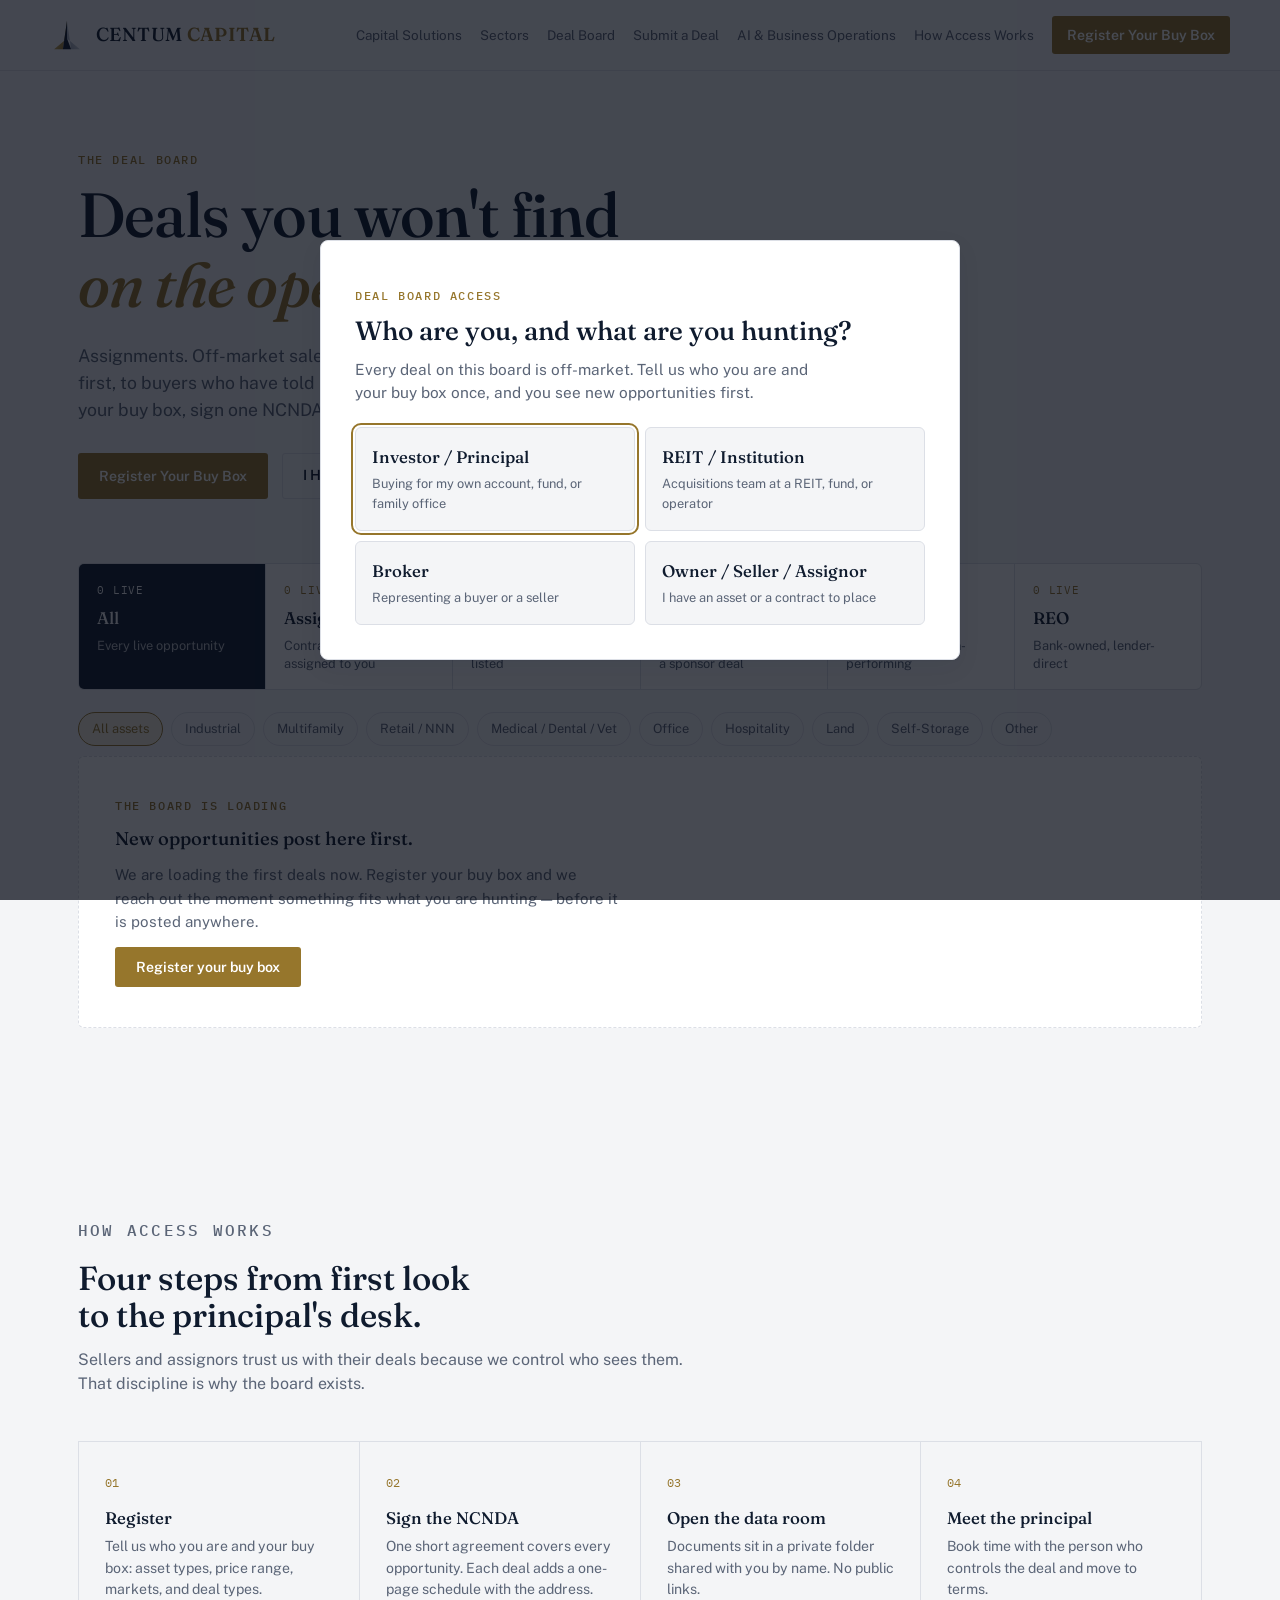
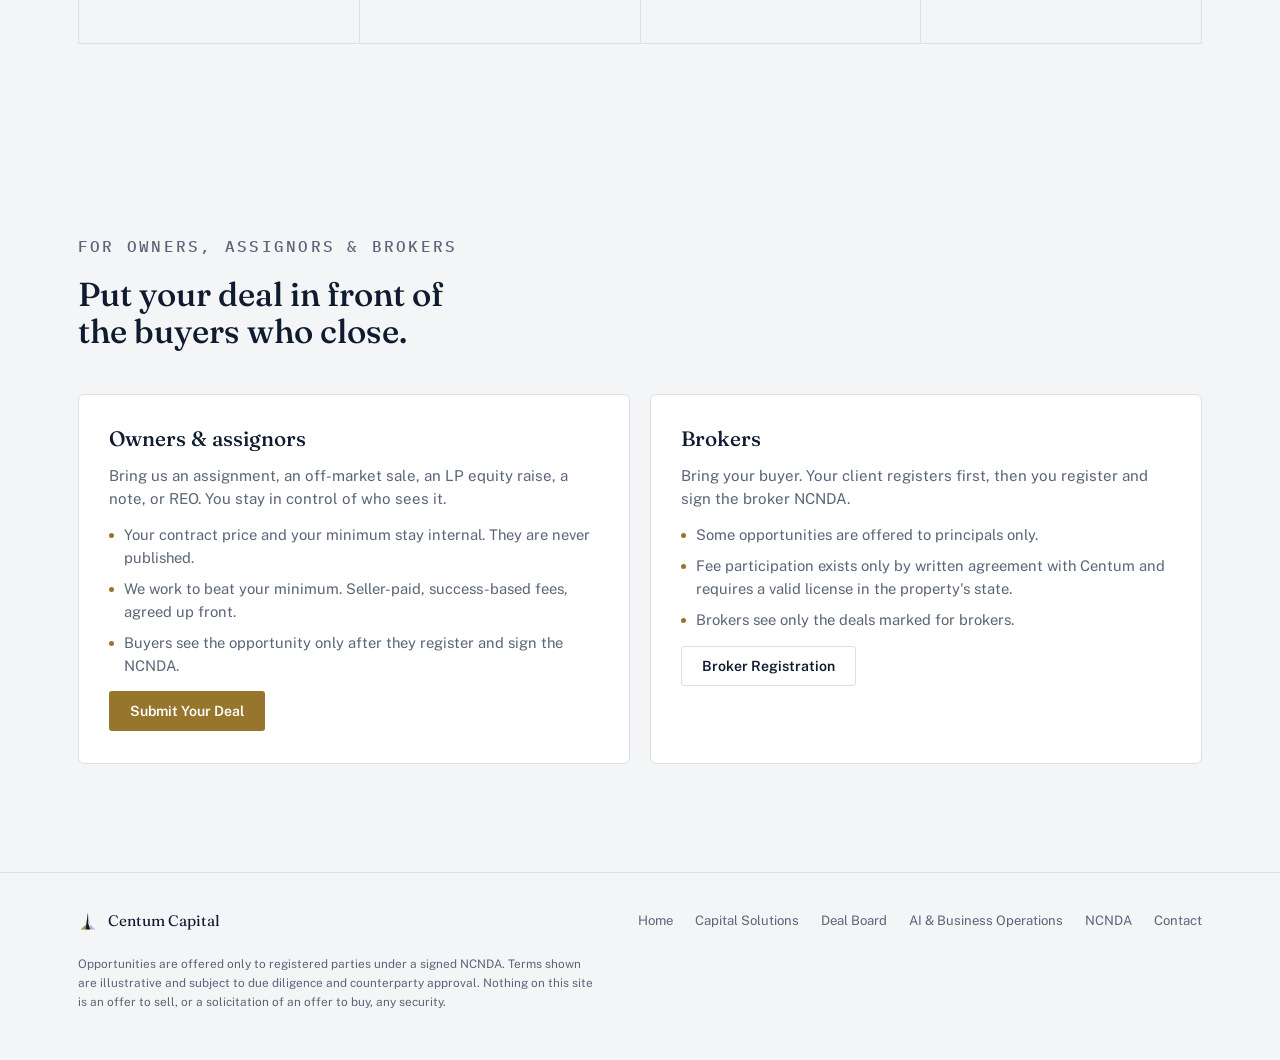
<file: marketplace.html>
<!doctype html>
<html lang="en">
<head>
<meta charset="utf-8">
<meta name="viewport" content="width=device-width, initial-scale=1">
<title>Deal Board | Centum Capital</title>
<meta name="description" content="Off-market assignments, LP equity, notes, and REO in commercial real estate. Posted to registered buyers first, under NCNDA.">
<link rel="canonical" href="https://centumcap.com/marketplace.html">
<meta property="og:type" content="website">
<meta property="og:site_name" content="Centum Capital">
<meta property="og:title" content="Deal Board | Centum Capital">
<meta property="og:url" content="https://centumcap.com/marketplace.html">
<meta name="twitter:card" content="summary">
<link rel="icon" href="favicon.svg" type="image/svg+xml">
<link rel="stylesheet" href="styles.css">
</head>
<body data-gate="required">

<header class="nav-wide">
  <div class="wrap header-row">
    <a class="brand" href="index.html">
      <svg class="brand-mark" viewBox="0 0 100 100" xmlns="http://www.w3.org/2000/svg" role="img" aria-label="Centum Capital mark">
        <defs>
          <linearGradient id="goldGrad" x1="0" y1="0" x2="1" y2="1"><stop offset="0" stop-color="#E4C877"/><stop offset="1" stop-color="#96762C"/></linearGradient>
          <linearGradient id="silverGrad" x1="1" y1="0" x2="0" y2="1"><stop offset="0" stop-color="#F2F3F6"/><stop offset="1" stop-color="#96A0B2"/></linearGradient>
        </defs>
        <polygon points="50,8 50,60 12,92 38,92" fill="url(#goldGrad)"/>
        <polygon points="50,8 50,60 88,92 62,92" fill="url(#silverGrad)"/>
        <polygon points="50,8 50,60 62,92 38,92" fill="#0F1B2E"/>
      </svg>
      <span class="brand-word">CENTUM <b>CAPITAL</b></span>
    </a>
    <button class="menu-toggle" id="menuToggle" aria-label="Toggle menu" aria-expanded="false">
      <svg viewBox="0 0 24 24" fill="none" stroke="currentColor" stroke-width="2"><path d="M3 6h18M3 12h18M3 18h18"/></svg>
    </button>
    <nav class="primary" id="primaryNav">
      <a href="index.html#solutions">Capital Solutions</a>
      <a href="index.html#sectors">Sectors</a>
      <a href="marketplace.html">Deal Board</a>
      <a href="submit.html">Submit a Deal</a>
      <a href="ai-business-operations.html">AI &amp; Business Operations</a>
      <a href="#how">How Access Works</a>
      <button class="btn btn-gold header-cta" data-open-gate>Register Your Buy Box</button>
    </nav>
  </div>
</header>

<main id="top">
  <section class="mk-hero">
    <div class="wrap">
      <p class="eyebrow">The Deal Board</p>
      <h1>Deals you won't find <em>on the open market.</em></h1>
      <p class="lede">Assignments. Off-market sales. LP equity. Note sales. REO. Posted here first, to buyers who have told us exactly what they are hunting. Register your buy box, sign one NCNDA, and open the data room.</p>
      <div class="hero-actions">
        <button class="btn btn-gold" data-open-gate>Register Your Buy Box</button>
        <a class="btn btn-line" href="#sell">I Have a Deal to Place</a>
      </div>
    </div>
  </section>

  <section id="board-sec" style="padding-top:24px;">
    <div class="wrap">
      <div id="events" class="events" role="group" aria-label="Filter by deal type"></div>
      <div id="chips" class="chips" role="group" aria-label="Filter by asset type"></div>
      <div id="deal-list"></div>
    </div>
  </section>

  <section id="how">
    <div class="wrap">
      <div class="section-head" data-reveal>
        <p class="eyebrow">How Access Works</p>
        <h2>Four steps from first look to the principal's desk.</h2>
        <p>Sellers and assignors trust us with their deals because we control who sees them. That discipline is why the board exists.</p>
      </div>
      <div class="process" data-reveal>
        <div class="process-step">
          <span class="idx">01</span>
          <h3>Register</h3>
          <p>Tell us who you are and your buy box: asset types, price range, markets, and deal types.</p>
        </div>
        <div class="process-step">
          <span class="idx">02</span>
          <h3>Sign the NCNDA</h3>
          <p>One short agreement covers every opportunity. Each deal adds a one-page schedule with the address.</p>
        </div>
        <div class="process-step">
          <span class="idx">03</span>
          <h3>Open the data room</h3>
          <p>Documents sit in a private folder shared with you by name. No public links.</p>
        </div>
        <div class="process-step">
          <span class="idx">04</span>
          <h3>Meet the principal</h3>
          <p>Book time with the person who controls the deal and move to terms.</p>
        </div>
      </div>
    </div>
  </section>

  <section id="sell">
    <div class="wrap">
      <div class="section-head" data-reveal>
        <p class="eyebrow">For Owners, Assignors &amp; Brokers</p>
        <h2>Put your deal in front of the buyers who close.</h2>
      </div>
      <div class="duo" data-reveal>
        <div class="panel">
          <h3>Owners &amp; assignors</h3>
          <p>Bring us an assignment, an off-market sale, an LP equity raise, a note, or REO. You stay in control of who sees it.</p>
          <ul>
            <li>Your contract price and your minimum stay internal. They are never published.</li>
            <li>We work to beat your minimum. Seller-paid, success-based fees, agreed up front.</li>
            <li>Buyers see the opportunity only after they register and sign the NCNDA.</li>
          </ul>
          <button class="btn btn-gold" data-open-gate="owner">Submit Your Deal</button>
        </div>
        <div class="panel">
          <h3>Brokers</h3>
          <p>Bring your buyer. Your client registers first, then you register and sign the broker NCNDA.</p>
          <ul>
            <li>Some opportunities are offered to principals only.</li>
            <li>Fee participation exists only by written agreement with Centum and requires a valid license in the property's state.</li>
            <li>Brokers see only the deals marked for brokers.</li>
          </ul>
          <button class="btn btn-line" data-open-gate="broker">Broker Registration</button>
        </div>
      </div>
    </div>
  </section>
</main>

<footer>
  <div class="wrap">
    <div class="footer-row">
      <div class="f-brand">
        <svg width="20" height="20" viewBox="0 0 100 100" xmlns="http://www.w3.org/2000/svg" aria-hidden="true">
          <polygon points="50,8 50,60 12,92 38,92" fill="url(#goldGrad)"/>
          <polygon points="50,8 50,60 88,92 62,92" fill="url(#silverGrad)"/>
          <polygon points="50,8 50,60 62,92 38,92" fill="#0F1B2E"/>
        </svg>
        <span>Centum Capital</span>
      </div>
      <div class="footer-links">
        <a href="index.html">Home</a>
        <a href="index.html#solutions">Capital Solutions</a>
        <a href="marketplace.html">Deal Board</a>
        <a href="ai-business-operations.html">AI &amp; Business Operations</a>
        <a href="ncnda.html">NCNDA</a>
        <a href="index.html#contact">Contact</a>
      </div>
    </div>
    <p class="footer-disclosure">Opportunities are offered only to registered parties under a signed NCNDA. Terms shown are illustrative and subject to due diligence and counterparty approval. Nothing on this site is an offer to sell, or a solicitation of an offer to buy, any security.</p>
  </div>
</footer>

<script src="config.js"></script>
<script src="deals.js"></script>
<script src="app.js"></script>
</body>
</html>
</file>
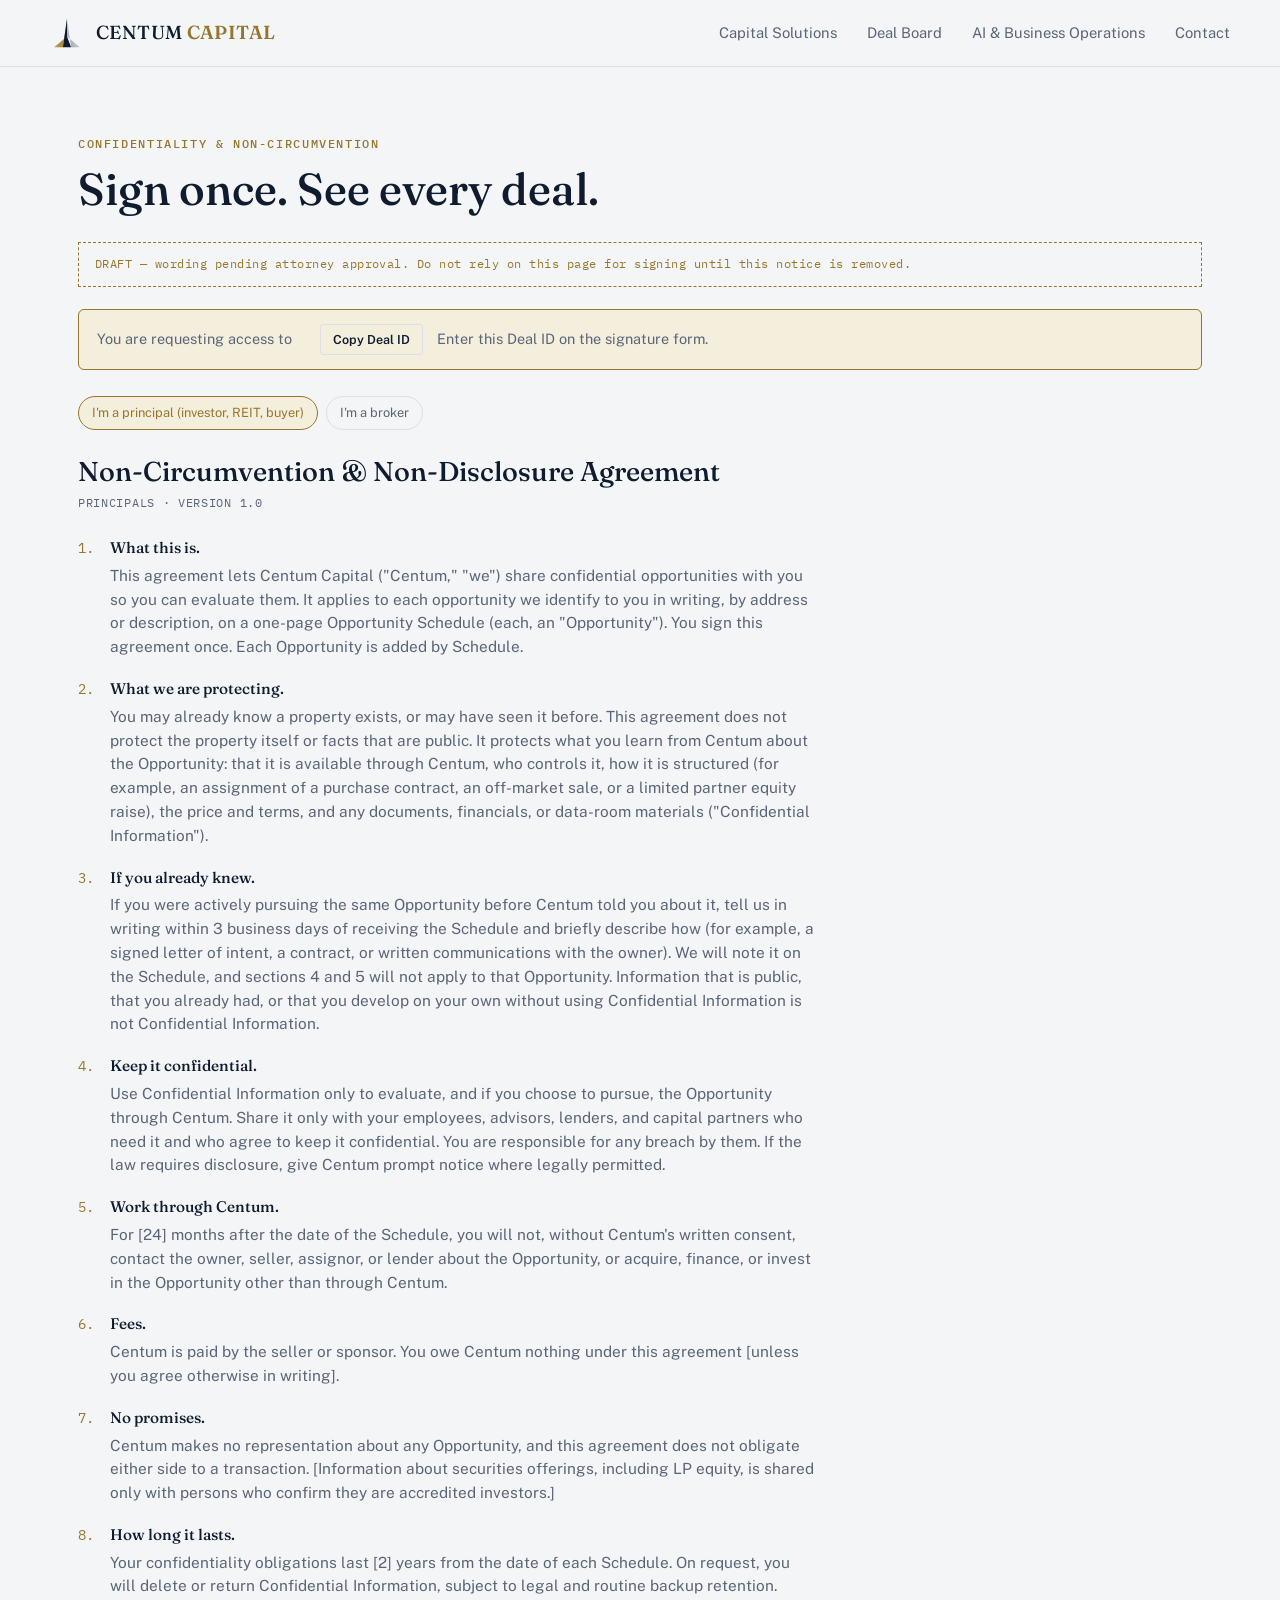
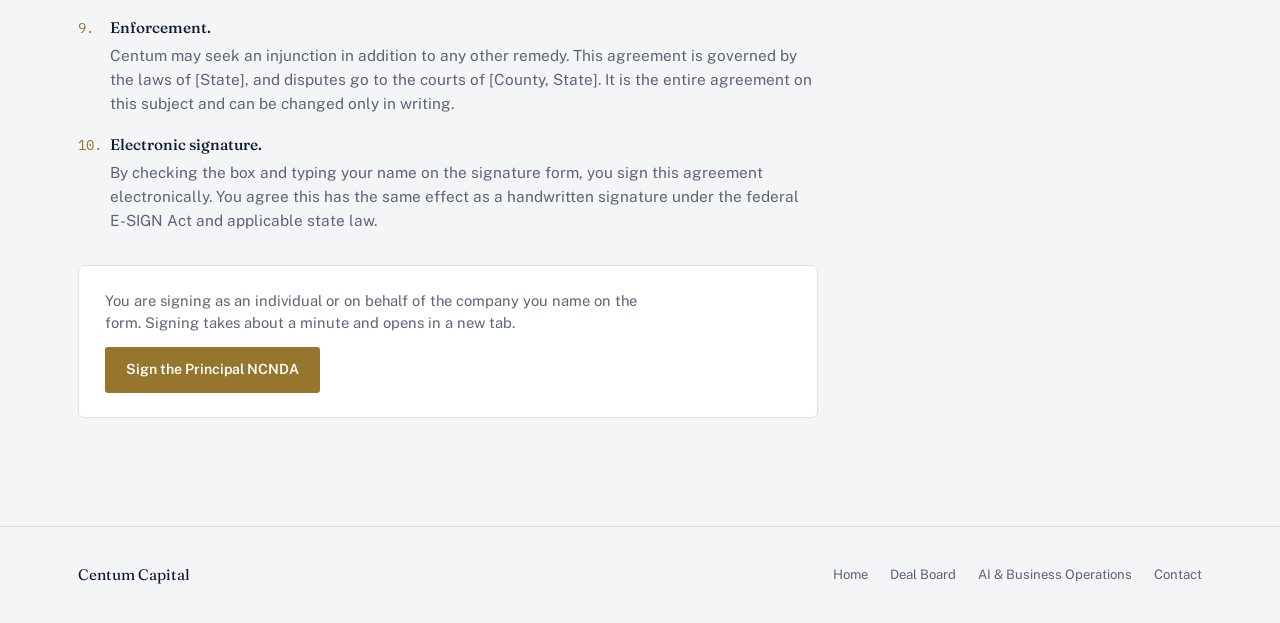
<file: ncnda.html>
<!doctype html>
<html lang="en">
<head>
<meta charset="utf-8">
<meta name="viewport" content="width=device-width, initial-scale=1">
<title>NCNDA | Centum Capital</title>
<meta name="robots" content="noindex">
<meta name="description" content="Centum Capital non-circumvention and non-disclosure agreement for principals and brokers.">
<link rel="icon" href="favicon.svg" type="image/svg+xml">
<link rel="stylesheet" href="styles.css">
</head>
<body>

<header>
  <div class="wrap header-row">
    <a class="brand" href="index.html">
      <svg class="brand-mark" viewBox="0 0 100 100" xmlns="http://www.w3.org/2000/svg" role="img" aria-label="Centum Capital mark">
        <defs>
          <linearGradient id="goldGrad" x1="0" y1="0" x2="1" y2="1"><stop offset="0" stop-color="#E4C877"/><stop offset="1" stop-color="#96762C"/></linearGradient>
          <linearGradient id="silverGrad" x1="1" y1="0" x2="0" y2="1"><stop offset="0" stop-color="#F2F3F6"/><stop offset="1" stop-color="#96A0B2"/></linearGradient>
        </defs>
        <polygon points="50,8 50,60 12,92 38,92" fill="url(#goldGrad)"/>
        <polygon points="50,8 50,60 88,92 62,92" fill="url(#silverGrad)"/>
        <polygon points="50,8 50,60 62,92 38,92" fill="#0F1B2E"/>
      </svg>
      <span class="brand-word">CENTUM <b>CAPITAL</b></span>
    </a>
    <button class="menu-toggle" id="menuToggle" aria-label="Toggle menu" aria-expanded="false">
      <svg viewBox="0 0 24 24" fill="none" stroke="currentColor" stroke-width="2"><path d="M3 6h18M3 12h18M3 18h18"/></svg>
    </button>
    <nav class="primary" id="primaryNav">
      <a href="index.html#solutions">Capital Solutions</a>
      <a href="marketplace.html">Deal Board</a>
      <a href="ai-business-operations.html">AI &amp; Business Operations</a>
      <a href="index.html#contact">Contact</a>
    </nav>
  </div>
</header>

<main id="ncnda-root">
  <section style="padding-top:56px;">
    <div class="wrap">
      <p class="eyebrow">Confidentiality &amp; Non-Circumvention</p>
      <h1 style="font-size:clamp(2rem,4vw,2.8rem); margin:10px 0 28px;">Sign once. See every deal.</h1>

      <div id="draft-banner" class="draft-banner">DRAFT &mdash; wording pending attorney approval. Do not rely on this page for signing until this notice is removed.</div>

      <div id="deal-box" class="deal-box" hidden>
        <span>You are requesting access to</span>
        <span class="id" id="deal-id"></span>
        <button class="btn btn-line" id="deal-copy" style="padding:7px 12px; font-size:.78rem;">Copy Deal ID</button>
        <span>Enter this Deal ID on the signature form.</span>
      </div>

      <div class="doc-tabs" role="group" aria-label="Choose agreement">
        <button class="chip" data-doc="principal" aria-pressed="true">I'm a principal (investor, REIT, buyer)</button>
        <button class="chip" data-doc="broker" aria-pressed="false">I'm a broker</button>
      </div>

      <!-- PRINCIPAL -->
      <article class="doc" id="doc-principal">
        <h2>Non-Circumvention &amp; Non-Disclosure Agreement</h2>
        <span class="ver">Principals &middot; Version 1.0</span>
        <ol>
          <li><div><b>What this is.</b><p>This agreement lets Centum Capital ("Centum," "we") share confidential opportunities with you so you can evaluate them. It applies to each opportunity we identify to you in writing, by address or description, on a one-page Opportunity Schedule (each, an "Opportunity"). You sign this agreement once. Each Opportunity is added by Schedule.</p></div></li>
          <li><div><b>What we are protecting.</b><p>You may already know a property exists, or may have seen it before. This agreement does not protect the property itself or facts that are public. It protects what you learn from Centum about the Opportunity: that it is available through Centum, who controls it, how it is structured (for example, an assignment of a purchase contract, an off-market sale, or a limited partner equity raise), the price and terms, and any documents, financials, or data-room materials ("Confidential Information").</p></div></li>
          <li><div><b>If you already knew.</b><p>If you were actively pursuing the same Opportunity before Centum told you about it, tell us in writing within 3 business days of receiving the Schedule and briefly describe how (for example, a signed letter of intent, a contract, or written communications with the owner). We will note it on the Schedule, and sections 4 and 5 will not apply to that Opportunity. Information that is public, that you already had, or that you develop on your own without using Confidential Information is not Confidential Information.</p></div></li>
          <li><div><b>Keep it confidential.</b><p>Use Confidential Information only to evaluate, and if you choose to pursue, the Opportunity through Centum. Share it only with your employees, advisors, lenders, and capital partners who need it and who agree to keep it confidential. You are responsible for any breach by them. If the law requires disclosure, give Centum prompt notice where legally permitted.</p></div></li>
          <li><div><b>Work through Centum.</b><p>For [24] months after the date of the Schedule, you will not, without Centum's written consent, contact the owner, seller, assignor, or lender about the Opportunity, or acquire, finance, or invest in the Opportunity other than through Centum.</p></div></li>
          <li><div><b>Fees.</b><p>Centum is paid by the seller or sponsor. You owe Centum nothing under this agreement [unless you agree otherwise in writing].</p></div></li>
          <li><div><b>No promises.</b><p>Centum makes no representation about any Opportunity, and this agreement does not obligate either side to a transaction. [Information about securities offerings, including LP equity, is shared only with persons who confirm they are accredited investors.]</p></div></li>
          <li><div><b>How long it lasts.</b><p>Your confidentiality obligations last [2] years from the date of each Schedule. On request, you will delete or return Confidential Information, subject to legal and routine backup retention.</p></div></li>
          <li><div><b>Enforcement.</b><p>Centum may seek an injunction in addition to any other remedy. This agreement is governed by the laws of [State], and disputes go to the courts of [County, State]. It is the entire agreement on this subject and can be changed only in writing.</p></div></li>
          <li><div><b>Electronic signature.</b><p>By checking the box and typing your name on the signature form, you sign this agreement electronically. You agree this has the same effect as a handwritten signature under the federal E-SIGN Act and applicable state law.</p></div></li>
        </ol>
        <div class="sign-box">
          <p>You are signing as an individual or on behalf of the company you name on the form. Signing takes about a minute and opens in a new tab.</p>
          <a class="btn btn-gold" id="sign-principal" href="#">Sign the Principal NCNDA</a>
          <p style="font-size:.84rem;">Already signed? <a href="#" id="book-link" style="color:var(--gold);">Book your call</a></p>
        </div>
      </article>

      <!-- BROKER -->
      <article class="doc" id="doc-broker" hidden>
        <h2>Broker Non-Circumvention &amp; Non-Disclosure Agreement</h2>
        <span class="ver">Brokers &middot; Version 1.0</span>
        <ol>
          <li><div><b>What this is.</b><p>This agreement lets Centum Capital ("Centum," "we") share confidential opportunities with you as a broker so you can present them to your client. It applies to each opportunity we identify to you in writing, by address or description, on a one-page Opportunity Schedule (each, an "Opportunity"). You sign once. Each Opportunity is added by Schedule.</p></div></li>
          <li><div><b>Your client comes first.</b><p>You act for a disclosed principal ("your client") whom you name when you sign. Your client must register with Centum and sign Centum's principal NCNDA before you receive Confidential Information about any Opportunity. Send your client the link below to start.</p></div></li>
          <li><div><b>What we are protecting.</b><p>You may already know a property exists. This agreement does not protect the property itself or public facts. It protects what you learn from Centum about the Opportunity: that it is available through Centum, who controls it, how it is structured, the price and terms, and any documents or data-room materials ("Confidential Information").</p></div></li>
          <li><div><b>If you or your client already knew.</b><p>If you or your client were actively pursuing the same Opportunity before Centum told you about it, tell us in writing within 3 business days of receiving the Schedule, with a short description of how. We will note it on the Schedule, and sections 5 and 6 will not apply to that Opportunity.</p></div></li>
          <li><div><b>Keep it confidential.</b><p>Share Confidential Information only with your client and your client's advisors who need it and agree to keep it confidential. Do not share it with any other buyer, broker, or party. You are responsible for any breach by anyone you share it with.</p></div></li>
          <li><div><b>Work through Centum.</b><p>For [24] months after the date of the Schedule, neither you nor your client may, without Centum's written consent, contact the owner, seller, assignor, or lender about the Opportunity, or acquire, finance, or invest in it other than through Centum.</p></div></li>
          <li><div><b>Compensation.</b><p>Centum is paid by the seller or sponsor. You are entitled to a fee only if a separate written agreement signed by Centum for that Opportunity says so. Any fee requires that you hold a valid real estate license in the property's state. Without that agreement you are not entitled to a fee.</p></div></li>
          <li><div><b>Your license.</b><p>You confirm you hold a real estate license in good standing and will give your license number and state on the signature form.</p></div></li>
          <li><div><b>Direct opportunities.</b><p>Centum may offer some opportunities only directly to principals. Not being shown an opportunity gives you no right to a fee or to introduce it.</p></div></li>
          <li><div><b>Term and enforcement.</b><p>Confidentiality lasts [2] years from the date of each Schedule. Centum may seek an injunction in addition to any other remedy. This agreement is governed by the laws of [State], and disputes go to the courts of [County, State]. It is the entire agreement on this subject and can be changed only in writing.</p></div></li>
          <li><div><b>Electronic signature.</b><p>By checking the box and typing your name on the signature form, you sign this agreement electronically, with the same effect as a handwritten signature under the federal E-SIGN Act and applicable state law.</p></div></li>
        </ol>
        <div class="sign-box">
          <p><b>Step 1.</b> Your client registers and signs the principal NCNDA first.</p>
          <button class="btn btn-line" id="client-link-btn">Copy the link for your client</button>
          <p><b>Step 2.</b> Then you sign the broker NCNDA, with your client's name and email and your license number.</p>
          <a class="btn btn-gold" id="sign-broker" href="#">Sign the Broker NCNDA</a>
        </div>
      </article>
    </div>
  </section>
</main>

<footer>
  <div class="wrap">
    <div class="footer-row">
      <div class="f-brand"><span>Centum Capital</span></div>
      <div class="footer-links">
        <a href="index.html">Home</a>
        <a href="marketplace.html">Deal Board</a>
        <a href="ai-business-operations.html">AI &amp; Business Operations</a>
        <a href="index.html#contact">Contact</a>
      </div>
    </div>
  </div>
</footer>

<script src="config.js"></script>
<script src="app.js"></script>
</body>
</html>
</file>
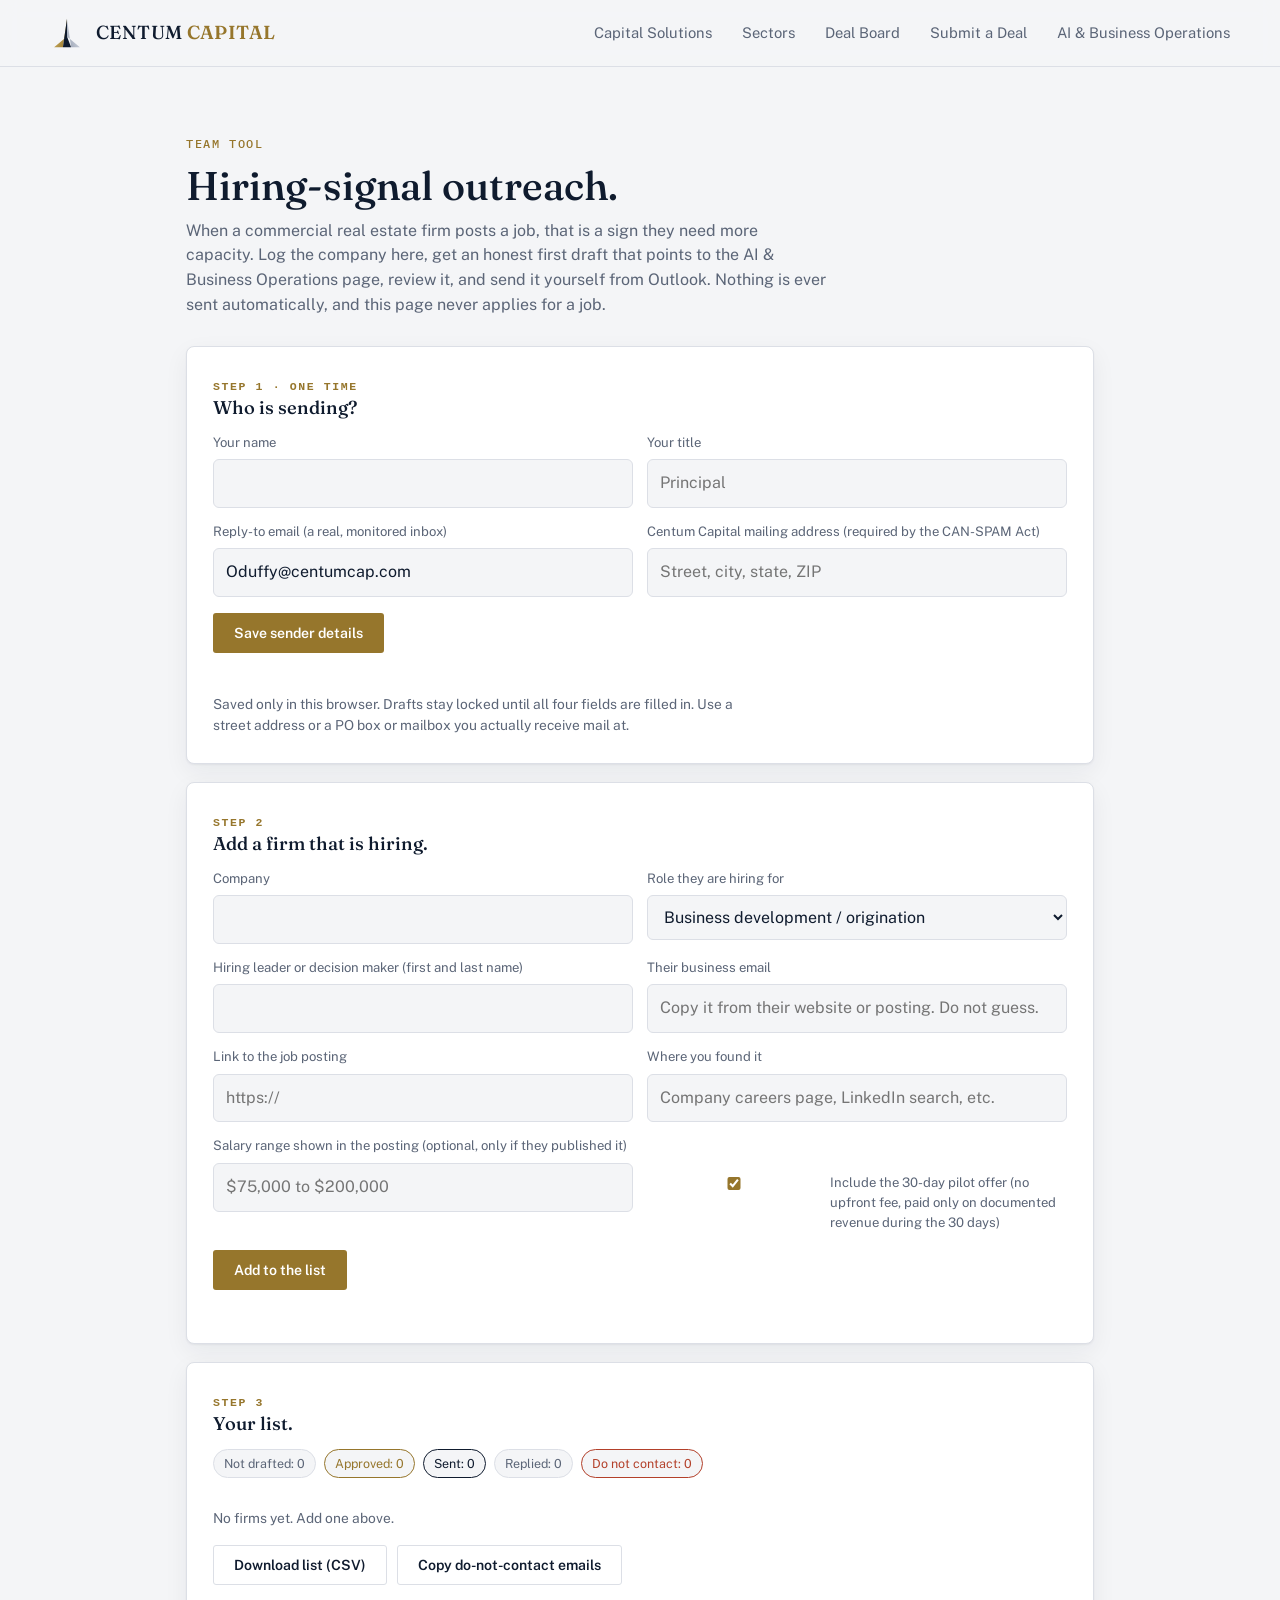
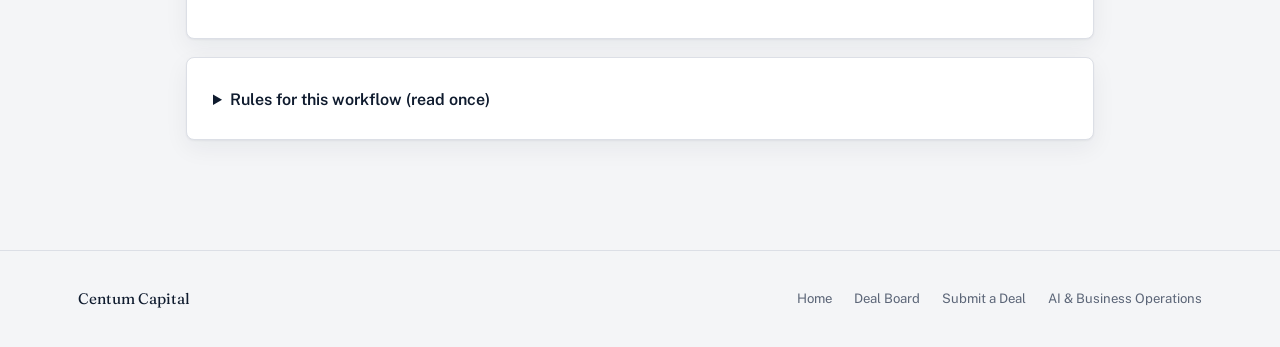
<file: outreach.html>
<!doctype html>
<html lang="en">
<head>
<meta charset="utf-8">
<meta name="viewport" content="width=device-width, initial-scale=1">
<meta name="robots" content="noindex, nofollow">
<title>Hiring Outreach | Centum Capital</title>
<link rel="icon" href="favicon.svg" type="image/svg+xml">
<link rel="stylesheet" href="styles.css">
<style>
  .send-wrap{ max-width:940px; margin:0 auto; padding:56px 16px 72px; }
  .send-wrap h1{ font-size:clamp(1.8rem,4vw,2.5rem); margin:6px 0 10px; }
  .send-wrap .lede{ color:var(--muted); max-width:64ch; margin:0 0 28px; }
  .send-card{ background:var(--surface); border:1px solid var(--line); border-radius:8px; padding:26px; box-shadow:var(--shadow); margin-bottom:18px; }
  .send-card h2{ font-size:1.15rem; margin:0 0 14px; }
  .send-step{ display:inline-block; font:600 .72rem/1 var(--mono, ui-monospace, monospace); letter-spacing:.14em; text-transform:uppercase; color:var(--gold); margin-bottom:6px; }
  .send-row{ display:grid; grid-template-columns:1fr 1fr; gap:14px; margin-bottom:14px; }
  .send-field{ display:flex; flex-direction:column; gap:6px; }
  .send-field label{ font-size:.82rem; color:var(--muted); }
  .send-field input, .send-field textarea, .send-field select{ font:inherit; color:var(--ink); background:var(--bg); border:1px solid var(--line); border-radius:6px; padding:11px 12px; width:100%; box-sizing:border-box; }
  .send-field textarea{ min-height:300px; line-height:1.5; resize:vertical; }
  .send-field textarea.short{ min-height:70px; }
  .send-field input:focus, .send-field textarea:focus, .send-field select:focus{ outline:2px solid var(--gold); outline-offset:1px; }
  .send-actions{ display:flex; flex-wrap:wrap; gap:10px; margin-top:16px; }
  .send-note{ color:var(--muted); font-size:.86rem; margin:14px 0 0; max-width:66ch; }
  .send-ok{ color:var(--gold); font-size:.88rem; min-height:1.2em; margin-top:10px; }
  .send-warn{ color:#B3402A; font-size:.88rem; min-height:1.2em; margin-top:10px; }
  .send-wrap [hidden]{ display:none !important; }
  details.how{ margin-top:4px; }
  details.how summary{ cursor:pointer; font-weight:600; }
  details.how ol, details.how ul{ color:var(--muted); font-size:.92rem; line-height:1.7; padding-left:20px; margin:12px 0 0; }
  .stats{ display:flex; flex-wrap:wrap; gap:8px; margin:0 0 16px; }
  .chip{ display:inline-block; font-size:.78rem; padding:4px 10px; border-radius:999px; border:1px solid var(--line); color:var(--muted); background:var(--bg); }
  .chip.s-approved{ color:var(--gold); border-color:var(--gold); }
  .chip.s-sent{ color:var(--ink); border-color:var(--ink); }
  .chip.s-dnc{ color:#B3402A; border-color:#B3402A; }
  .pros{ display:flex; flex-direction:column; gap:10px; }
  .pro{ display:flex; gap:12px; align-items:center; flex-wrap:wrap; padding:12px 14px; border:1px solid var(--line); border-radius:6px; background:var(--bg); }
  .pro .who{ flex:1; min-width:200px; }
  .pro .who b{ display:block; }
  .pro .who span{ color:var(--muted); font-size:.86rem; }
  .pro .btn{ padding:8px 14px; font-size:.8rem; }
  .check{ display:flex; gap:10px; align-items:flex-start; margin:10px 0; font-size:.92rem; }
  .check input{ margin-top:4px; accent-color:var(--gold); }
  .btn[aria-disabled="true"]{ opacity:.45; pointer-events:none; }
  @media (max-width:640px){ .send-row{ grid-template-columns:1fr; } .send-card{ padding:20px; } }
</style>
</head>
<body>

<header>
  <div class="wrap header-row">
    <a class="brand" href="index.html">
      <svg class="brand-mark" viewBox="0 0 100 100" xmlns="http://www.w3.org/2000/svg" role="img" aria-label="Centum Capital mark">
        <defs>
          <linearGradient id="goldGrad" x1="0" y1="0" x2="1" y2="1"><stop offset="0" stop-color="#E4C877"/><stop offset="1" stop-color="#96762C"/></linearGradient>
          <linearGradient id="silverGrad" x1="1" y1="0" x2="0" y2="1"><stop offset="0" stop-color="#F2F3F6"/><stop offset="1" stop-color="#96A0B2"/></linearGradient>
        </defs>
        <polygon points="50,8 50,60 12,92 38,92" fill="url(#goldGrad)"/>
        <polygon points="50,8 50,60 88,92 62,92" fill="url(#silverGrad)"/>
        <polygon points="50,8 50,60 62,92 38,92" fill="#0F1B2E"/>
      </svg>
      <span class="brand-word">CENTUM <b>CAPITAL</b></span>
    </a>
    <button class="menu-toggle" id="menuToggle" aria-label="Toggle menu" aria-expanded="false">
      <svg viewBox="0 0 24 24" fill="none" stroke="currentColor" stroke-width="2"><path d="M3 6h18M3 12h18M3 18h18"/></svg>
    </button>
    <nav class="primary" id="primaryNav">
      <a href="index.html#solutions">Capital Solutions</a>
      <a href="index.html#sectors">Sectors</a>
      <a href="marketplace.html">Deal Board</a>
      <a href="submit.html">Submit a Deal</a>
      <a href="ai-business-operations.html">AI &amp; Business Operations</a>
    </nav>
  </div>
</header>

<main>
  <div class="send-wrap">
    <p class="eyebrow">Team Tool</p>
    <h1>Hiring-signal outreach.</h1>
    <p class="lede">When a commercial real estate firm posts a job, that is a sign they need more capacity. Log the company here, get an honest first draft that points to the AI &amp; Business Operations page, review it, and send it yourself from Outlook. Nothing is ever sent automatically, and this page never applies for a job.</p>

    <div class="send-card">
      <span class="send-step">Step 1 &middot; one time</span>
      <h2>Who is sending?</h2>
      <div class="send-row">
        <div class="send-field"><label for="s-name">Your name</label><input id="s-name" type="text" autocomplete="off"></div>
        <div class="send-field"><label for="s-title">Your title</label><input id="s-title" type="text" autocomplete="off" placeholder="Principal"></div>
      </div>
      <div class="send-row">
        <div class="send-field"><label for="s-email">Reply-to email (a real, monitored inbox)</label><input id="s-email" type="email" autocomplete="off"></div>
        <div class="send-field"><label for="s-addr">Centum Capital mailing address (required by the CAN-SPAM Act)</label><input id="s-addr" type="text" autocomplete="off" placeholder="Street, city, state, ZIP"></div>
      </div>
      <div class="send-actions"><button class="btn btn-gold" id="s-save" type="button">Save sender details</button></div>
      <div class="send-ok" id="s-ok" role="status"></div>
      <p class="send-note">Saved only in this browser. Drafts stay locked until all four fields are filled in. Use a street address or a PO box or mailbox you actually receive mail at.</p>
    </div>

    <div class="send-card">
      <span class="send-step">Step 2</span>
      <h2>Add a firm that is hiring.</h2>
      <div class="send-row">
        <div class="send-field"><label for="p-company">Company</label><input id="p-company" type="text" autocomplete="off"></div>
        <div class="send-field"><label for="p-role">Role they are hiring for</label>
          <select id="p-role">
            <option value="bd">Business development / origination</option>
            <option value="acq">Acquisitions / deal sourcing</option>
            <option value="uw">Analyst / underwriting</option>
            <option value="ir">Investor relations / capital markets</option>
            <option value="ops">Transaction coordinator / operations</option>
            <option value="crm">Marketing / CRM / relationships</option>
            <option value="frac">Fractional or interim executive support (looking for a partner, not a hire)</option>
            <option value="other">Other</option>
          </select></div>
      </div>
      <div class="send-row">
        <div class="send-field"><label for="p-contact">Hiring leader or decision maker (first and last name)</label><input id="p-contact" type="text" autocomplete="off"></div>
        <div class="send-field"><label for="p-cemail">Their business email</label><input id="p-cemail" type="email" autocomplete="off" placeholder="Copy it from their website or posting. Do not guess."></div>
      </div>
      <div class="send-row">
        <div class="send-field"><label for="p-url">Link to the job posting</label><input id="p-url" type="url" autocomplete="off" placeholder="https://"></div>
        <div class="send-field"><label for="p-src">Where you found it</label><input id="p-src" type="text" autocomplete="off" placeholder="Company careers page, LinkedIn search, etc."></div>
      </div>
      <div class="send-row">
        <div class="send-field"><label for="p-salary">Salary range shown in the posting (optional, only if they published it)</label><input id="p-salary" type="text" autocomplete="off" placeholder="$75,000 to $200,000"></div>
        <div class="send-field"><label>&nbsp;</label><label class="check" style="margin:10px 0 0"><input type="checkbox" id="p-pilot" checked> <span>Include the 30-day pilot offer (no upfront fee, paid only on documented revenue during the 30 days)</span></label></div>
      </div>
      <div class="send-actions"><button class="btn btn-gold" id="p-add" type="button">Add to the list</button></div>
      <div class="send-warn" id="p-warn" role="alert"></div>
    </div>

    <div class="send-card">
      <span class="send-step">Step 3</span>
      <h2>Your list.</h2>
      <div class="stats" id="stats"></div>
      <div class="pros" id="pros"></div>
      <div class="send-actions">
        <button class="btn btn-line" id="exp-csv" type="button">Download list (CSV)</button>
        <button class="btn btn-line" id="exp-dnc" type="button">Copy do-not-contact emails</button>
      </div>
      <div class="send-ok" id="list-ok" role="status"></div>
    </div>

    <div class="send-card" id="draft-card" hidden>
      <span class="send-step">Step 4</span>
      <h2 id="draft-title">Review the draft.</h2>
      <div class="send-field" style="margin-bottom:14px"><label for="d-subject">Subject</label><input id="d-subject" type="text"></div>
      <div class="send-field"><label for="d-body">Message (edit anything you like)</label><textarea id="d-body"></textarea></div>
      <label class="check"><input type="checkbox" id="c1"> <span>I read the whole message and it is accurate. It makes no promises about results and does not pretend to be an applicant.</span></label>
      <label class="check"><input type="checkbox" id="c2"> <span>The recipient is a business contact at the hiring company, and I got the address from a public business source.</span></label>
      <label class="check"><input type="checkbox" id="c3"> <span>Approved. I will send this myself.</span></label>
      <div class="send-actions">
        <a class="btn btn-gold" id="go-mailto" href="#" aria-disabled="true">Open in Outlook (desktop)</a>
        <a class="btn btn-line" id="go-web" href="#" target="_blank" rel="noopener" aria-disabled="true">Open in Outlook on the web</a>
        <button class="btn btn-line" id="d-copy" type="button">Copy message</button>
        <button class="btn btn-line" id="d-sent" type="button" disabled>I sent it</button>
        <button class="btn btn-line" id="d-close" type="button">Close</button>
      </div>
      <div class="send-warn" id="d-len" role="status"></div>
      <div class="send-ok" id="d-ok" role="status"></div>
      <p class="send-note">The buttons stay locked until all three boxes are ticked. They open a new message with the text filled in. Nothing goes out until you press Send in Outlook. Come back and click <b>I sent it</b> so the list stays accurate.</p>
    </div>

    <div class="send-card">
      <details class="how">
        <summary>Rules for this workflow (read once)</summary>
        <ul>
          <li><b>One honest message, at most one follow-up.</b> The follow-up unlocks 7 days after you mark the first as sent. Then stop.</li>
          <li><b>Never apply for a job you do not intend to take.</b> Never use another person's name or an invented identity. Every message says plainly who you are and that you are not applying.</li>
          <li><b>Find the posting yourself.</b> Search company career pages and job boards in your own browser. Do not run scrapers, because LinkedIn, Indeed and most job boards forbid it. Copy business emails from the company's own website or posting. Never guess or buy lists of addresses.</li>
          <li><b>Always honor opt-outs.</b> If someone replies "no thanks" or anything similar, click <b>Do not contact</b>. They are blocked from the list from then on. CAN-SPAM requires you to stop within 10 business days; this tool stops you immediately.</li>
          <li><b>Every message carries your real name, a reply address, your mailing address and an opt-out line.</b> The draft adds them for you. Do not remove them.</li>
          <li><b>No guarantees.</b> Do not add claims about savings, returns, headcount replaced or experience of the "agents". If you mention experience, it must be the real, documented experience of the people at Centum.</li>
          <li><b>Send in small numbers.</b> A handful a day from your own mailbox. Before any larger send, check your domain's email authentication (see the audit notes) so your messages do not land in spam.</li>
          <li><b>Attorney check.</b> Have your attorney review the draft wording once before you use it widely.</li>
        </ul>
      </details>
    </div>
  </div>
</main>

<footer>
  <div class="wrap">
    <div class="footer-row">
      <div class="f-brand"><span>Centum Capital</span></div>
      <div class="footer-links">
        <a href="index.html">Home</a>
        <a href="marketplace.html">Deal Board</a>
        <a href="submit.html">Submit a Deal</a>
        <a href="ai-business-operations.html">AI &amp; Business Operations</a>
      </div>
    </div>
  </div>
</footer>

<script src="config.js"></script>
<script src="app.js"></script>
<script>
(function () {
  var C = window.CC_CONFIG || {};
  var KEY = "cc_outreach_v1", CFG = "cc_outreach_cfg_v1";
  var PAGE = "https://centumcap.com/ai-business-operations.html";
  var WAIT_DAYS = 7;
  var ROLE = {
    bd:    { label: "business development", what: "organizing prospect lists, preparing first drafts of owner and investor outreach for your team to review, and keeping follow-up from slipping" },
    acq:   { label: "acquisitions", what: "screening inbound opportunities against your criteria and preparing short summaries for your team to review" },
    uw:    { label: "underwriting and analysis", what: "assembling comparables and first-pass summaries so analysts can spend more of their time on judgment" },
    ir:    { label: "investor relations and capital markets", what: "preparing investor update drafts, organizing investor preferences and keeping data room materials in order" },
    ops:   { label: "transaction and operations", what: "checklists, document tracking and status updates across a transaction" },
    crm:   { label: "marketing and relationship management", what: "cleaning up contact data and showing your team who to follow up with, and when" },
    frac:  { label: "fractional executive support", what: "business development, research, operations and technology workflows, with people at Centum overseeing the work" },
    other: { label: "this", what: "repetitive research, drafting and follow-up work" }
  };
  var STATUS = { draft: "Not drafted", approved: "Approved", sent: "Sent", replied: "Replied", dnc: "Do not contact" };

  var $ = function (id) { return document.getElementById(id); };
  var cfg = {}, list = [], current = null;

  function load() {
    try { list = JSON.parse(localStorage.getItem(KEY) || "[]") || []; } catch (e) { list = []; }
    try { cfg = JSON.parse(localStorage.getItem(CFG) || "{}") || {}; } catch (e) { cfg = {}; }
  }
  function save() { try { localStorage.setItem(KEY, JSON.stringify(list)); } catch (e) {} }
  function saveCfg() { try { localStorage.setItem(CFG, JSON.stringify(cfg)); } catch (e) {} }
  function ready() { return !!(cfg.name && cfg.title && cfg.email && cfg.addr); }
  function norm(s) { return String(s || "").trim().toLowerCase(); }
  function uid() { return "p" + Date.now().toString(36) + Math.random().toString(36).slice(2, 6); }
  function firstName(n) { return String(n || "").trim().split(/\s+/)[0] || "there"; }

  // ---- sender details
  $("s-name").value = ""; load();
  $("s-name").value = cfg.name || ""; $("s-title").value = cfg.title || "";
  $("s-email").value = cfg.email || C.dealDeskEmail || ""; $("s-addr").value = cfg.addr || "";
  $("s-save").addEventListener("click", function () {
    cfg = { name: $("s-name").value.trim(), title: $("s-title").value.trim(), email: $("s-email").value.trim(), addr: $("s-addr").value.trim() };
    saveCfg();
    $("s-ok").textContent = ready() ? "Saved. Drafts are unlocked." : "Saved, but all four fields are needed before drafts unlock.";
    render();
  });

  // ---- add a prospect
  $("p-add").addEventListener("click", function () {
    var warn = $("p-warn"); warn.textContent = "";
    var p = {
      id: uid(), company: $("p-company").value.trim(), role: $("p-role").value,
      contact: $("p-contact").value.trim(), email: $("p-cemail").value.trim(),
      url: $("p-url").value.trim(), src: $("p-src").value.trim(),
      salary: $("p-salary").value.trim(), pilot: $("p-pilot").checked,
      status: "draft", sentAt: null, followups: 0, added: new Date().toISOString()
    };
    if (!p.company || !p.contact || !p.email) { warn.textContent = "Company, contact name and email are required."; return; }
    if (!/^[^\s@]+@[^\s@]+\.[A-Za-z]{2,}$/.test(p.email)) { warn.textContent = "That email address does not look right."; return; }
    if (!p.url && !p.src) { warn.textContent = "Add the posting link or say where you found it, so the list shows why you are writing."; return; }
    var dupe = list.filter(function (x) { return norm(x.email) === norm(p.email); })[0];
    if (dupe) { warn.textContent = dupe.status === "dnc" ? "That person asked not to be contacted. Not added." : "That email is already on the list."; return; }
    list.unshift(p); save();
    ["p-company", "p-contact", "p-cemail", "p-url", "p-src", "p-salary"].forEach(function (i) { $(i).value = ""; });
    render();
  });

  // ---- list
  function btn(text, cls, fn) {
    var b = document.createElement("button"); b.type = "button"; b.className = "btn " + cls; b.textContent = text;
    b.addEventListener("click", fn); return b;
  }
  function daysSince(iso) { return (Date.now() - new Date(iso).getTime()) / 86400000; }

  function render() {
    var counts = {}; list.forEach(function (p) { counts[p.status] = (counts[p.status] || 0) + 1; });
    var st = $("stats"); st.textContent = "";
    Object.keys(STATUS).forEach(function (k) {
      var c = document.createElement("span"); c.className = "chip s-" + k; c.textContent = STATUS[k] + ": " + (counts[k] || 0); st.appendChild(c);
    });
    var box = $("pros"); box.textContent = "";
    if (!list.length) { var e = document.createElement("p"); e.className = "send-note"; e.textContent = "No firms yet. Add one above."; box.appendChild(e); }
    list.forEach(function (p) {
      var row = document.createElement("div"); row.className = "pro";
      var who = document.createElement("div"); who.className = "who";
      var b = document.createElement("b"); b.textContent = p.company;
      var s = document.createElement("span");
      s.textContent = p.contact + " · " + p.email + " · hiring: " + ROLE[p.role].label + " · " + STATUS[p.status] +
        (p.sentAt ? " " + new Date(p.sentAt).toLocaleDateString() : "") + (p.followups ? " (+ follow-up)" : "");
      who.appendChild(b); who.appendChild(s); row.appendChild(who);
      if (p.url) { var a = document.createElement("a"); a.href = p.url; a.target = "_blank"; a.rel = "noopener"; a.textContent = "Posting"; a.className = "btn btn-line"; a.style.padding = "8px 14px"; a.style.fontSize = ".8rem"; row.appendChild(a); }
      if (p.status === "draft" || p.status === "approved") {
        row.appendChild(btn("Write draft", "btn-gold", function () { openDraft(p, false); }));
      }
      if (p.status === "sent") {
        var due = p.followups === 0 && daysSince(p.sentAt) >= WAIT_DAYS;
        var fu = btn(p.followups ? "Follow-up used" : (due ? "Write follow-up" : "Follow-up in " + Math.max(1, Math.ceil(WAIT_DAYS - daysSince(p.sentAt))) + "d"), "btn-line", function () { openDraft(p, true); });
        if (!due) fu.disabled = true;
        row.appendChild(fu);
        row.appendChild(btn("They replied", "btn-line", function () { p.status = "replied"; save(); render(); }));
      }
      if (p.status !== "dnc") {
        row.appendChild(btn("Do not contact", "btn-line", function () {
          if (window.confirm("Mark " + p.contact + " as do not contact? You will not be able to write to them again.")) { p.status = "dnc"; save(); if (current === p) closeDraft(); render(); }
        }));
      }
      row.appendChild(btn("Remove", "btn-line", function () {
        if (p.status === "dnc" && !window.confirm("Removing a do-not-contact entry deletes the record that you must not write to this person. Remove anyway?")) return;
        list = list.filter(function (x) { return x !== p; }); save(); if (current === p) closeDraft(); render();
      }));
      box.appendChild(row);
    });
  }

  // ---- draft
  function build(p, follow) {
    var r = ROLE[p.role], me = cfg;
    var subj, body;
    if (!follow) {
      subj = "Your " + (p.role === "other" ? "open role" : r.label + " opening") + ": an AI-assisted option to consider";
      var frac = p.role === "frac";
      var intro = frac
        ? "I saw that " + p.company + " is looking for fractional or interim executive support. I am writing from Centum Capital, a commercial real estate debt and equity firm. We also provide AI-enabled operating support for CRE firms, overseen by our principals."
        : "I saw that " + p.company + " is hiring" + (p.role === "other" ? "" : " for " + r.label) + ". To be clear, I am not applying for the role. I am writing from Centum Capital, a commercial real estate debt and equity firm. We also provide AI-enabled operating support for CRE firms, and a hire and a workflow upgrade can work well together.";
      var pilot = p.pilot
        ? "Before committing to " + (frac ? "a full-time hire" : "a hire") + (p.salary ? " (the posting lists " + p.salary + ")" : "") + ", you could start with a 30-day pilot. There is no upfront fee. During those 30 days we are paid only from documented revenue attributable to our work, defined in a written agreement before we start. At day 30 you can stop, or continue on a monthly fee agreed in advance.\r\n\r\n"
        : "";
      body = "Hi " + firstName(p.contact) + ",\r\n\r\n" + intro + "\r\n\r\n" +
        "For this kind of work, that can mean " + r.what + ". A person on your team stays in charge of every decision. We cannot promise particular results, and what makes sense depends on your systems and process.\r\n\r\n" +
        pilot +
        "How we approach it: " + PAGE + "\r\n\r\n" +
        "If a short call would be useful, reply to this email" + (C.meetingUrl ? " or book a time here: " + C.meetingUrl : "") + ".\r\n\r\n" +
        "Thank you,\r\n" + me.name + "\r\n" + me.title + ", Centum Capital\r\n" + me.email + "\r\n" + me.addr + "\r\n\r\n" +
        "You are receiving this one-time note because " + p.company + (frac ? " appears to be looking for fractional executive support" : " posted a hiring need") + (p.url ? " (" + p.url + ")" : "") + ". If you would rather not hear from us, reply \"no thanks\" and we will not contact you again.";
    } else {
      subj = "Following up: " + (p.role === "other" ? "your open role" : "your " + r.label + " opening");
      body = "Hi " + firstName(p.contact) + ",\r\n\r\n" +
        "I wrote last week about AI-assisted workflows that can sit alongside your hiring at " + p.company + ". This is the only follow-up I will send. If it is useful, the overview is here: " + PAGE + "\r\n\r\n" +
        "Thank you,\r\n" + me.name + "\r\n" + me.title + ", Centum Capital\r\n" + me.email + "\r\n" + me.addr + "\r\n\r\n" +
        "If you would rather not hear from us, reply \"no thanks\" and we will not contact you again.";
    }
    return { subject: subj, body: body };
  }

  var follow = false;
  function openDraft(p, isFollow) {
    var warn = $("list-ok");
    if (!ready()) { warn.textContent = "Fill in and save the sender details in Step 1 first."; $("s-name").focus(); return; }
    warn.textContent = "";
    current = p; follow = isFollow;
    var d = build(p, isFollow);
    $("d-subject").value = d.subject; $("d-body").value = d.body;
    $("c1").checked = $("c2").checked = $("c3").checked = false;
    $("draft-title").textContent = (isFollow ? "Follow-up to " : "Draft for ") + p.contact + " at " + p.company;
    $("draft-card").hidden = false; $("d-ok").textContent = "";
    sync(); $("draft-card").scrollIntoView({ behavior: "smooth", block: "start" });
  }
  function closeDraft() { current = null; $("draft-card").hidden = true; }
  function links() {
    var to = encodeURIComponent(current.email), su = $("d-subject").value, bo = $("d-body").value;
    return {
      mailto: "mailto:" + current.email + "?subject=" + encodeURIComponent(su) + "&body=" + encodeURIComponent(bo),
      web: "https://outlook.office.com/mail/deeplink/compose?to=" + to + "&subject=" + encodeURIComponent(su) + "&body=" + encodeURIComponent(bo)
    };
  }
  function sync() {
    if (!current) return;
    var ok = $("c1").checked && $("c2").checked && $("c3").checked && current.status !== "dnc";
    var l = links();
    [["go-mailto", l.mailto], ["go-web", l.web]].forEach(function (x) {
      var a = $(x[0]);
      if (ok) { a.href = x[1]; a.removeAttribute("aria-disabled"); } else { a.href = "#"; a.setAttribute("aria-disabled", "true"); }
    });
    $("d-sent").disabled = !ok;
    $("d-len").textContent = l.mailto.length > 1900 ? "This message is long. If the desktop button opens a cut-off message, click Copy message and paste it into a new Outlook message, or use the web button." : "";
    if (ok && current.status === "draft") { current.status = "approved"; save(); render(); }
  }
  ["c1", "c2", "c3", "d-subject", "d-body"].forEach(function (i) { $(i).addEventListener("input", sync); $(i).addEventListener("change", sync); });
  ["go-mailto", "go-web"].forEach(function (i) {
    $(i).addEventListener("click", function (ev) { if ($(i).getAttribute("aria-disabled") === "true") ev.preventDefault(); });
  });
  $("d-sent").addEventListener("click", function () {
    if (!current) return;
    if (follow) { current.followups = 1; } else { current.status = "sent"; current.sentAt = new Date().toISOString(); }
    save(); $("d-ok").textContent = "Recorded."; closeDraft(); render();
  });
  $("d-close").addEventListener("click", closeDraft);
  $("d-copy").addEventListener("click", function () {
    var t = $("d-body").value;
    var done = function () { $("d-ok").textContent = "Message copied."; };
    if (navigator.clipboard) navigator.clipboard.writeText(t).then(done, done); else done();
  });

  // ---- exports
  function csvCell(v) { v = String(v == null ? "" : v); return /[",\r\n]/.test(v) ? '"' + v.replace(/"/g, '""') + '"' : v; }
  $("exp-csv").addEventListener("click", function () {
    var head = ["Company", "Contact", "Email", "Role", "Posting", "Source", "Status", "Sent", "Follow-up used"];
    var rows = list.map(function (p) { return [p.company, p.contact, p.email, ROLE[p.role].label, p.url, p.src, STATUS[p.status], p.sentAt || "", p.followups ? "yes" : "no"].map(csvCell).join(","); });
    var blob = new Blob([head.join(",") + "\r\n" + rows.join("\r\n")], { type: "text/csv" });
    var a = document.createElement("a"); a.href = URL.createObjectURL(blob); a.download = "centum-outreach.csv";
    document.body.appendChild(a); a.click(); document.body.removeChild(a);
  });
  $("exp-dnc").addEventListener("click", function () {
    var t = list.filter(function (p) { return p.status === "dnc"; }).map(function (p) { return p.email; }).join("\n");
    var done = function () { $("list-ok").textContent = t ? "Copied." : "Nobody is marked do not contact yet."; };
    if (!t) return done();
    if (navigator.clipboard) navigator.clipboard.writeText(t).then(done, done); else done();
  });

  render();
})();
</script>
</body>
</html>
</file>
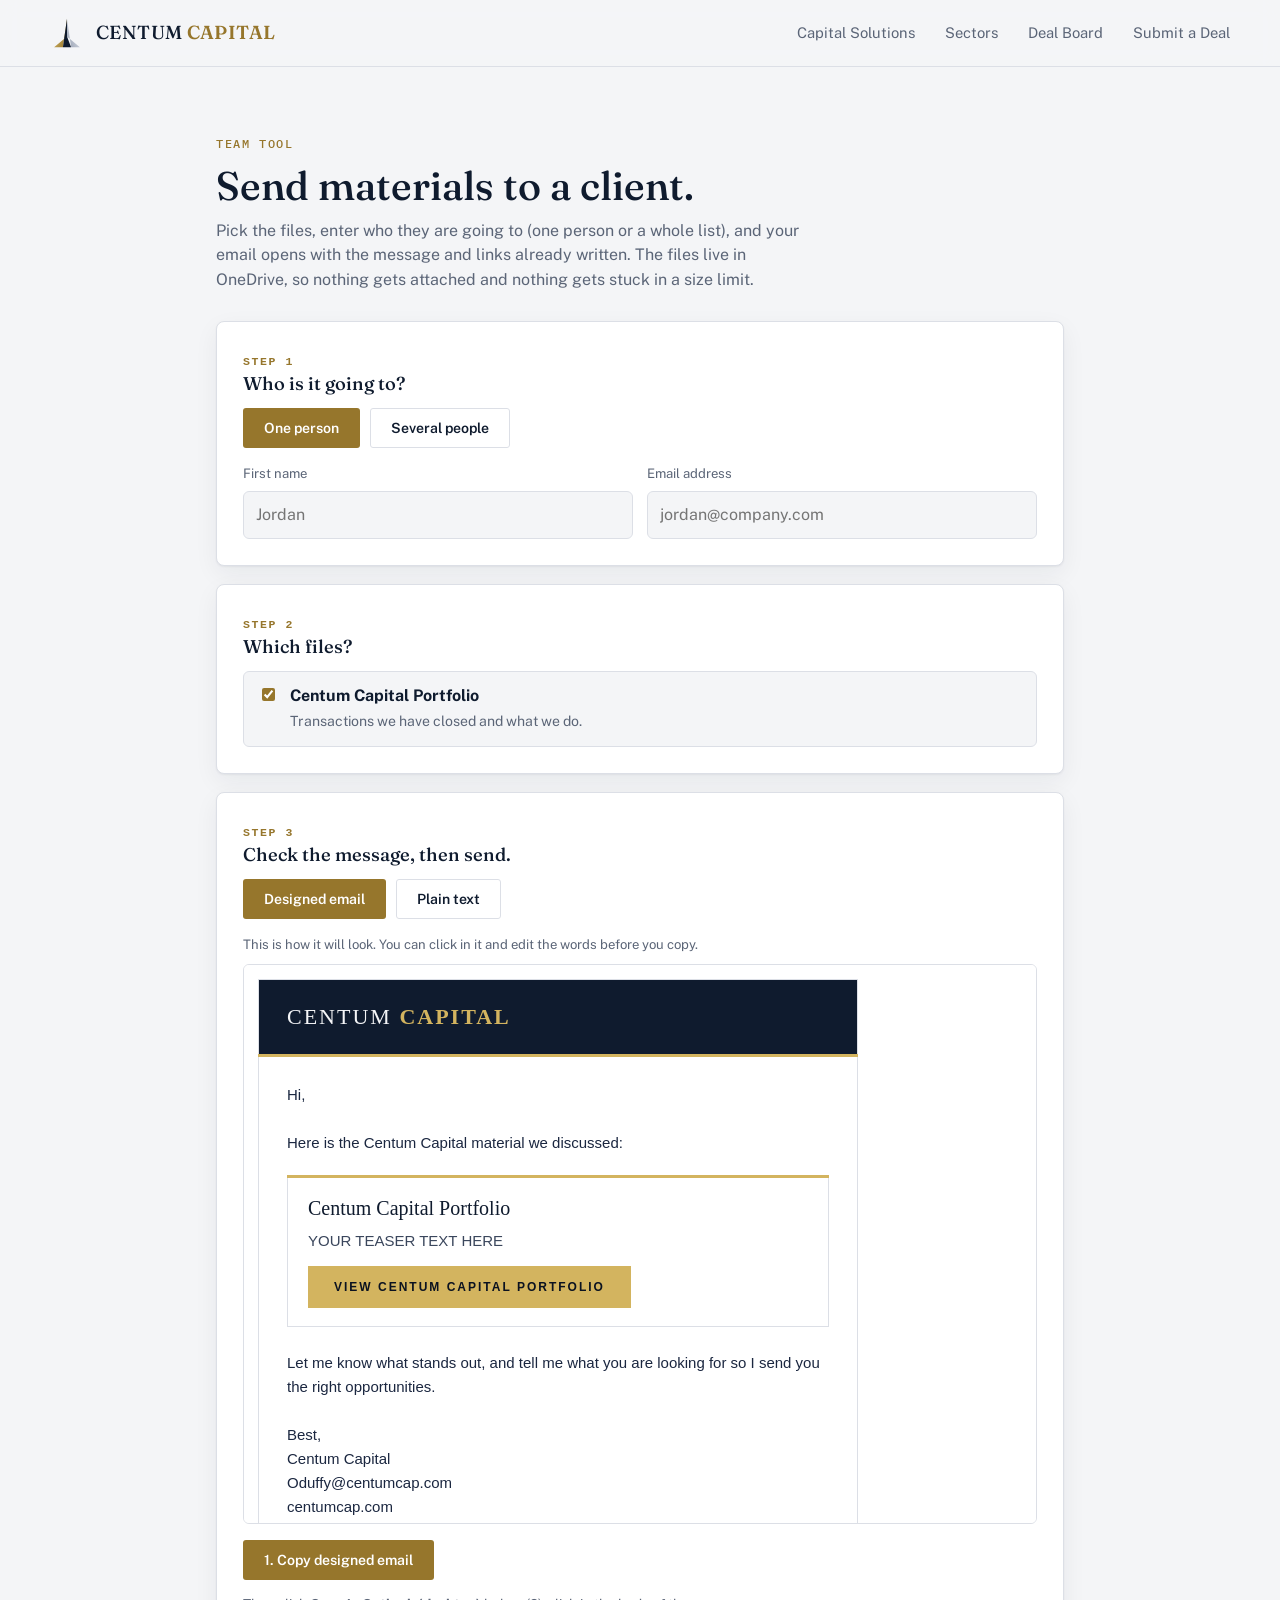
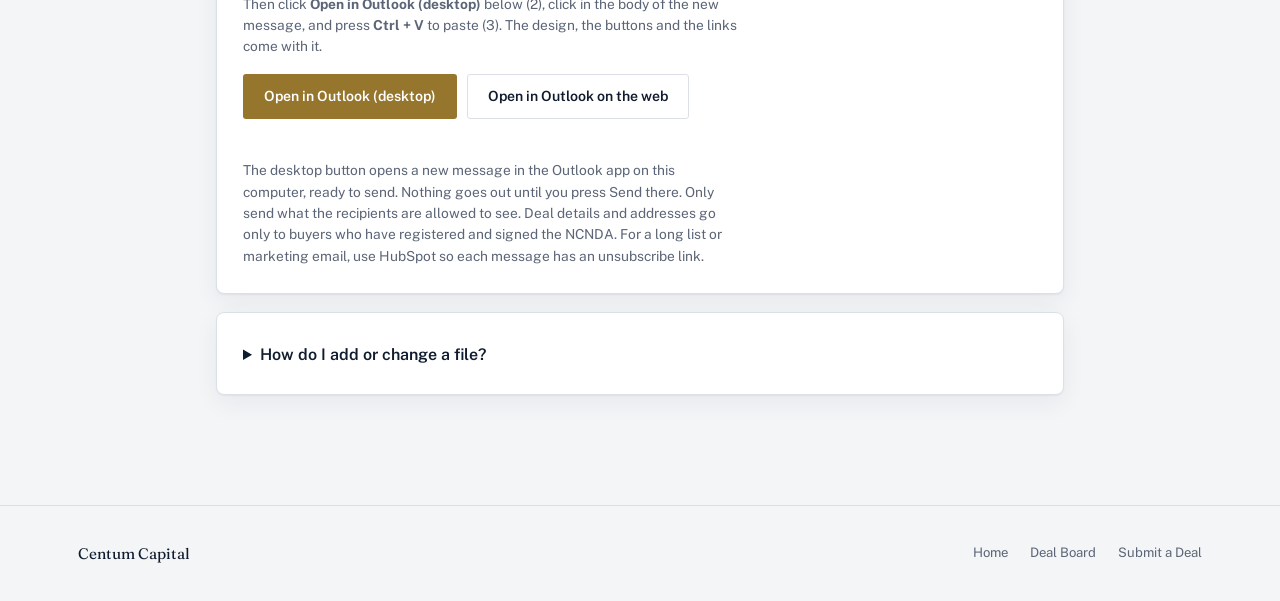
<file: send.html>
<!doctype html>
<html lang="en">
<head>
<meta charset="utf-8">
<meta name="viewport" content="width=device-width, initial-scale=1">
<meta name="robots" content="noindex, nofollow">
<title>Send Materials | Centum Capital</title>
<link rel="icon" href="favicon.svg" type="image/svg+xml">
<link rel="stylesheet" href="styles.css">
<style>
  .send-wrap{ max-width:880px; margin:0 auto; padding:56px 16px 72px; }
  .send-wrap h1{ font-size:clamp(1.8rem,4vw,2.5rem); margin:6px 0 10px; }
  .send-wrap .lede{ color:var(--muted); max-width:60ch; margin:0 0 28px; }
  .send-card{ background:var(--surface); border:1px solid var(--line); border-radius:8px; padding:26px; box-shadow:var(--shadow); margin-bottom:18px; }
  .send-card h2{ font-size:1.15rem; margin:0 0 14px; }
  .send-step{ display:inline-block; font:600 .72rem/1 var(--mono, ui-monospace, monospace); letter-spacing:.14em; text-transform:uppercase; color:var(--gold); margin-bottom:6px; }
  .send-row{ display:grid; grid-template-columns:1fr 1fr; gap:14px; }
  .send-field{ display:flex; flex-direction:column; gap:6px; }
  .send-field label{ font-size:.82rem; color:var(--muted); }
  .send-field input, .send-field textarea{ font:inherit; color:var(--ink); background:var(--bg); border:1px solid var(--line); border-radius:6px; padding:11px 12px; width:100%; box-sizing:border-box; }
  .send-field textarea{ min-height:230px; line-height:1.5; resize:vertical; }
  .send-field input:focus, .send-field textarea:focus{ outline:2px solid var(--gold); outline-offset:1px; }
  .file-list{ display:flex; flex-direction:column; gap:10px; }
  .file-item{ display:flex; gap:12px; align-items:flex-start; padding:12px 14px; border:1px solid var(--line); border-radius:6px; background:var(--bg); }
  .file-item input{ margin-top:4px; accent-color:var(--gold); }
  .file-item b{ display:block; }
  .file-item span{ color:var(--muted); font-size:.88rem; }
  .file-item.off{ opacity:.55; }
  .file-item .need{ color:var(--gold); font-size:.8rem; }
  .send-actions{ display:flex; flex-wrap:wrap; gap:10px; margin-top:16px; }
  .send-note{ color:var(--muted); font-size:.86rem; margin:14px 0 0; max-width:62ch; }
  .send-ok{ color:var(--gold); font-size:.88rem; min-height:1.2em; margin-top:10px; }
  details.how{ margin-top:4px; }
  details.how summary{ cursor:pointer; font-weight:600; }
  details.how ol{ color:var(--muted); font-size:.92rem; line-height:1.7; padding-left:20px; margin:12px 0 0; }
  .send-wrap [hidden]{ display:none !important; }
  .rich-label{ display:block; font-size:.82rem; color:var(--muted); margin-bottom:8px; }
  .rich-preview{ background:#fff; color:#0F1B2E; border:1px solid var(--line); border-radius:6px; padding:14px; overflow:auto; max-height:560px; }
  .rich-preview:focus{ outline:2px solid var(--gold); outline-offset:1px; }
  .send-field textarea.short{ min-height:130px; }
  .send-modes{ display:flex; gap:10px; margin-bottom:16px; flex-wrap:wrap; }
  .group-list{ display:flex; flex-direction:column; gap:8px; }
  .group-row{ display:flex; gap:10px; align-items:center; flex-wrap:wrap; padding:10px 12px; border:1px solid var(--line); border-radius:6px; background:var(--bg); }
  .group-row span{ flex:1; min-width:140px; font-size:.92rem; }
  .group-row .btn{ padding:8px 14px; }
  #actions-many .send-actions{ margin-top:12px; }
  #actions-many .group-list{ margin-top:16px; }
  @media (max-width:640px){ .send-row{ grid-template-columns:1fr; } .send-card{ padding:20px; } }
</style>
</head>
<body>

<header>
  <div class="wrap header-row">
    <a class="brand" href="index.html">
      <svg class="brand-mark" viewBox="0 0 100 100" xmlns="http://www.w3.org/2000/svg" role="img" aria-label="Centum Capital mark">
        <defs>
          <linearGradient id="goldGrad" x1="0" y1="0" x2="1" y2="1"><stop offset="0" stop-color="#E4C877"/><stop offset="1" stop-color="#96762C"/></linearGradient>
          <linearGradient id="silverGrad" x1="1" y1="0" x2="0" y2="1"><stop offset="0" stop-color="#F2F3F6"/><stop offset="1" stop-color="#96A0B2"/></linearGradient>
        </defs>
        <polygon points="50,8 50,60 12,92 38,92" fill="url(#goldGrad)"/>
        <polygon points="50,8 50,60 88,92 62,92" fill="url(#silverGrad)"/>
        <polygon points="50,8 50,60 62,92 38,92" fill="#0F1B2E"/>
      </svg>
      <span class="brand-word">CENTUM <b>CAPITAL</b></span>
    </a>
    <button class="menu-toggle" id="menuToggle" aria-label="Toggle menu" aria-expanded="false">
      <svg viewBox="0 0 24 24" fill="none" stroke="currentColor" stroke-width="2"><path d="M3 6h18M3 12h18M3 18h18"/></svg>
    </button>
    <nav class="primary" id="primaryNav">
      <a href="index.html#solutions">Capital Solutions</a>
      <a href="index.html#sectors">Sectors</a>
      <a href="marketplace.html">Deal Board</a>
      <a href="submit.html">Submit a Deal</a>
    </nav>
  </div>
</header>

<main>
  <div class="send-wrap">
    <p class="eyebrow">Team Tool</p>
    <h1>Send materials to a client.</h1>
    <p class="lede">Pick the files, enter who they are going to (one person or a whole list), and your email opens with the message and links already written. The files live in OneDrive, so nothing gets attached and nothing gets stuck in a size limit.</p>

    <div class="send-card">
      <span class="send-step">Step 1</span>
      <h2>Who is it going to?</h2>
      <div class="send-modes">
        <button type="button" class="btn btn-gold" id="mode-one" aria-pressed="true">One person</button>
        <button type="button" class="btn btn-line" id="mode-many" aria-pressed="false">Several people</button>
      </div>
      <div class="send-row" id="one-box">
        <div class="send-field"><label for="to-name">First name</label><input id="to-name" type="text" autocomplete="off" placeholder="Jordan"></div>
        <div class="send-field"><label for="to-email">Email address</label><input id="to-email" type="email" autocomplete="off" placeholder="jordan@company.com"></div>
      </div>
      <div id="many-box" hidden>
        <div class="send-field"><label for="many-list">Paste the email addresses, one per line or separated by commas. You can paste a whole column straight from Excel.</label><textarea id="many-list" class="short" placeholder="jordan@company.com&#10;sam@fund.com"></textarea></div>
        <div class="send-actions">
          <label class="btn btn-line" for="many-file" style="cursor:pointer">Or choose a CSV or text file</label>
          <input type="file" id="many-file" accept=".csv,.txt,text/csv,text/plain" hidden>
        </div>
        <div class="send-ok" id="many-count"></div>
        <p class="send-note">In an Excel file, use Save As, then CSV, or copy the email column and paste it above. Everyone is added as a hidden copy (BCC), so nobody sees anyone else's address.</p>
      </div>
    </div>

    <div class="send-card">
      <span class="send-step">Step 2</span>
      <h2>Which files?</h2>
      <div class="file-list" id="file-list"></div>
    </div>

    <div class="send-card">
      <span class="send-step">Step 3</span>
      <h2>Check the message, then send.</h2>
      <div class="send-modes">
        <button type="button" class="btn btn-gold" id="style-rich" aria-pressed="true">Designed email</button>
        <button type="button" class="btn btn-line" id="style-plain" aria-pressed="false">Plain text</button>
      </div>
      <div id="plain-box" class="send-field"><label for="msg">Message (you can edit anything)</label><textarea id="msg"></textarea></div>
      <div id="rich-box" hidden>
        <label class="rich-label">This is how it will look. You can click in it and edit the words before you copy.</label>
        <div class="rich-preview" id="rich" contenteditable="true"></div>
        <div class="send-actions"><button class="btn btn-gold" id="copy-rich" type="button">1. Copy designed email</button></div>
        <p class="send-note">Then click <b>Open in Outlook (desktop)</b> below (2), click in the body of the new message, and press <b>Ctrl + V</b> to paste (3). The design, the buttons and the links come with it.</p>
      </div>
      <div class="send-actions" id="actions-one">
        <a class="btn btn-gold" id="go-mailto" href="#">Open in Outlook (desktop)</a>
        <a class="btn btn-line" id="go-outlook" href="#" target="_blank" rel="noopener">Open in Outlook on the web</a>
        <button class="btn btn-line" id="copy-msg" type="button">Copy message</button>
      </div>
      <div id="actions-many" hidden>
        <div class="group-list" id="group-list"></div>
        <div class="send-actions">
          <button class="btn btn-line" id="copy-emails" type="button">Copy all email addresses</button>
          <button class="btn btn-line" id="copy-msg-many" type="button">Copy message</button>
        </div>
      </div>
      <div class="send-ok" id="send-ok" role="status"></div>
      <p class="send-note">The desktop button opens a new message in the Outlook app on this computer, ready to send. Nothing goes out until you press Send there. Only send what the recipients are allowed to see. Deal details and addresses go only to buyers who have registered and signed the NCNDA. For a long list or marketing email, use HubSpot so each message has an unsubscribe link.</p>
    </div>

    <div class="send-card">
      <details class="how">
        <summary>How do I add or change a file?</summary>
        <ol>
          <li>Upload the file to your Centum folder in OneDrive.</li>
          <li>Click the three dots next to it, then <b>Share</b>, then change the setting to <b>Anyone with the link can view</b>, and click <b>Copy link</b>.</li>
          <li>In GitHub, open <b>library.js</b> in the centumcap-site repository and click the pencil.</li>
          <li>Type the file's name between the quotes after <b>title</b>, a short description after <b>note</b>, and paste the link after <b>url</b>.</li>
          <li>Click <b>Commit changes</b>. The page updates in about a minute.</li>
        </ol>
      </details>
    </div>
  </div>
</main>

<footer>
  <div class="wrap">
    <div class="footer-row">
      <div class="f-brand"><span>Centum Capital</span></div>
      <div class="footer-links">
        <a href="index.html">Home</a>
        <a href="marketplace.html">Deal Board</a>
        <a href="submit.html">Submit a Deal</a>
      </div>
    </div>
  </div>
</footer>

<script src="config.js"></script>
<script src="library.js"></script>
<script src="app.js"></script>
<script>
(function () {
  var L = window.CC_LIBRARY || {};
  var files = (L.files || []).filter(function (f) { return f && f.title; });
  var list = document.getElementById("file-list");
  var nameEl = document.getElementById("to-name");
  var emailEl = document.getElementById("to-email");
  var msgEl = document.getElementById("msg");
  var okEl = document.getElementById("send-ok");
  var manyEl = document.getElementById("many-list");
  var BATCH = 30;
  var mode = "one";
  var style = "plain";
  var richEl = document.getElementById("rich");
  var emails = [];
  var edited = false;
  var boxes = [];

  files.forEach(function (f, i) {
    var ready = !!f.url;
    var row = document.createElement("label");
    row.className = "file-item" + (ready ? "" : " off");
    var cb = document.createElement("input");
    cb.type = "checkbox"; cb.disabled = !ready; cb.checked = ready && i === 0;
    var txt = document.createElement("div");
    var b = document.createElement("b"); b.textContent = f.title;
    txt.appendChild(b);
    if (f.note) { var s = document.createElement("span"); s.textContent = f.note; txt.appendChild(s); }
    if (!ready) { var n = document.createElement("div"); n.className = "need"; n.textContent = "Link needed. See \"How do I add or change a file?\" below."; txt.appendChild(n); }
    row.appendChild(cb); row.appendChild(txt); list.appendChild(row);
    boxes.push({ cb: cb, file: f });
    cb.addEventListener("change", function () { edited = false; build(); buildRich(); });
  });
  if (!files.length) { list.textContent = "No files yet. Add them in library.js."; }

  function picked() { return boxes.filter(function (x) { return x.cb.checked; }).map(function (x) { return x.file; }); }

  function body() {
    var name = nameEl.value.trim();
    var chosen = picked();
    var t = (mode === "one" && name ? "Hi " + name + "," : "Hi,") + "\n\n";
    if (!chosen.length) { t += "[Choose a file above and the links appear here.]\n\n"; }
    else {
      t += chosen.length > 1 ? "Here are the Centum Capital materials we discussed:\n\n" : "Here is the Centum Capital material we discussed:\n\n";
      chosen.forEach(function (f) { t += f.title + "\n" + (f.teaser || f.note ? (f.teaser || f.note) + "\n" : "") + "Open it here: " + f.url + "\n\n"; });
    }
    t += "Let me know what stands out, and tell me what you are looking for so I send you the right opportunities.\n\n";
    t += "Best,\n" + (L.signature || "Centum Capital");
    return t;
  }

  function parseEmails(txt) {
    var found = txt.match(/[A-Za-z0-9._%+\-]+@[A-Za-z0-9.\-]+\.[A-Za-z]{2,}/g) || [];
    var seen = {}, out = [];
    found.forEach(function (e) { var k = e.toLowerCase(); if (!seen[k]) { seen[k] = 1; out.push(e); } });
    return out;
  }

  function links(to, bcc, subj, b) {
    var q = "&subject=" + encodeURIComponent(subj) + "&body=" + encodeURIComponent(b);
    var outlook = "https://outlook.office.com/mail/deeplink/compose?to=" + encodeURIComponent(to) + (bcc ? "&bcc=" + encodeURIComponent(bcc) : "") + q;
    var mailto = "mailto:" + encodeURIComponent(to).replace(/%40/g, "@") + "?" + (bcc ? "bcc=" + encodeURIComponent(bcc).replace(/%40/g, "@").replace(/%2C/g, ",") + "&" : "") + q.slice(1);
    return { outlook: outlook, mailto: mailto };
  }

  function esc(s) { return String(s).replace(/[&<>"]/g, function (c) { return { "&": "&amp;", "<": "&lt;", ">": "&gt;", '"': "&quot;" }[c]; }); }
  function abs(u) { return /^(https?|file):/i.test(u) ? u : "https://centumcap.com/" + String(u).replace(/^\//, ""); }

  function richHtml() {
    var name = nameEl.value.trim();
    var chosen = picked();
    var F = "font-family:Arial,Helvetica,sans-serif;";
    var G = "font-family:Georgia,'Times New Roman',serif;";
    var h = '<table role="presentation" width="600" cellpadding="0" cellspacing="0" style="width:100%;max-width:600px;border-collapse:collapse;background:#ffffff;border:1px solid #DCDFE6;">';
    h += '<tr><td style="background:#0F1B2E;padding:20px 28px;border-bottom:3px solid #D3B45F;' + G + 'font-size:22px;letter-spacing:2px;color:#F4F5F7;">CENTUM <span style="color:#D3B45F;font-weight:bold;">CAPITAL</span></td></tr>';
    h += '<tr><td style="padding:26px 28px 6px;' + F + 'font-size:15px;line-height:1.6;color:#1B2740;">' + (mode === "one" && name ? "Hi " + esc(name) + "," : "Hi,") + '<br><br>' +
      (chosen.length > 1 ? "Here are the Centum Capital materials we discussed:" : "Here is the Centum Capital material we discussed:") + '</td></tr>';
    if (!chosen.length) { h += '<tr><td style="padding:10px 28px;' + F + 'font-size:14px;color:#6B7487;">[Choose a file above and it appears here.]</td></tr>'; }
    chosen.forEach(function (f) {
      h += '<tr><td style="padding:14px 28px 6px;"><table role="presentation" width="100%" cellpadding="0" cellspacing="0" style="border-collapse:collapse;border:1px solid #DCDFE6;">';
      if (f.image) { h += '<tr><td style="padding:0;"><a href="' + esc(f.url) + '"><img src="' + esc(abs(f.image)) + '" alt="' + esc(f.title) + '" width="542" style="display:block;width:100%;max-width:542px;height:auto;border:0;"></a></td></tr>'; }
      h += '<tr><td style="padding:18px 20px;border-top:' + (f.image ? '3px solid #D3B45F' : '3px solid #D3B45F') + ';">' +
        '<div style="' + G + 'font-size:20px;line-height:1.25;color:#0F1B2E;">' + esc(f.title) + '</div>' +
        ((f.teaser || f.note) ? '<div style="' + F + 'font-size:15px;line-height:1.55;color:#3A465C;padding-top:8px;">' + esc(f.teaser || f.note).replace(/\n/g, "<br>") + '</div>' : '') +
        '<div style="padding-top:14px;"><a href="' + esc(f.url) + '" style="display:inline-block;padding:12px 26px;background:#D3B45F;color:#0B1220;' + F + 'font-size:12px;font-weight:bold;letter-spacing:2px;text-transform:uppercase;text-decoration:none;">View ' + esc(f.title) + '</a></div>' +
        '</td></tr></table></td></tr>';
    });
    var sig = String(L.signature || "Centum Capital").split("\n").map(esc).join("<br>");
    h += '<tr><td style="padding:18px 28px 26px;' + F + 'font-size:15px;line-height:1.6;color:#1B2740;">Let me know what stands out, and tell me what you are looking for so I send you the right opportunities.<br><br>Best,<br>' + sig + '</td></tr>';
    h += '</table>';
    return h;
  }

  function buildRich() { if (style === "rich") { richEl.innerHTML = richHtml(); } }

  function build() {
    if (!edited) { msgEl.value = body(); }
    var subj = L.subject || "Centum Capital materials";
    var b = style === "rich" ? "" : msgEl.value;
    if (mode === "one") {
      var l = links(emailEl.value.trim(), "", subj, b);
      document.getElementById("go-outlook").href = l.outlook;
      document.getElementById("go-mailto").href = l.mailto;
      return;
    }
    emails = parseEmails(manyEl.value);
    var groups = Math.ceil(emails.length / BATCH);
    document.getElementById("many-count").textContent = emails.length
      ? emails.length + " email address" + (emails.length === 1 ? "" : "es") + " found" + (groups > 1 ? ", sent in " + groups + " groups of up to " + BATCH + "." : ".")
      : "";
    var gl = document.getElementById("group-list");
    gl.textContent = "";
    var desk = (window.CC_CONFIG && window.CC_CONFIG.dealDeskEmail) || "";
    for (var g = 0; g < groups; g++) {
      var chunk = emails.slice(g * BATCH, (g + 1) * BATCH);
      var ln = links(desk, chunk.join(","), subj, b);
      var row = document.createElement("div"); row.className = "group-row";
      var lab = document.createElement("span");
      lab.textContent = (groups > 1 ? "Group " + (g + 1) + " of " + groups + ": " : "") + chunk.length + " recipient" + (chunk.length === 1 ? "" : "s");
      var a1 = document.createElement("a"); a1.className = "btn btn-gold"; a1.href = ln.mailto; a1.textContent = "Open in Outlook (desktop)";
      var a2 = document.createElement("a"); a2.className = "btn btn-line"; a2.target = "_blank"; a2.rel = "noopener"; a2.href = ln.outlook; a2.textContent = "On the web";
      row.appendChild(lab); row.appendChild(a1); row.appendChild(a2); gl.appendChild(row);
    }
  }

  function copy(text, msg) {
    var done = function () { okEl.textContent = msg; };
    var fallback = function () { var t = document.createElement("textarea"); t.value = text; document.body.appendChild(t); t.select(); document.execCommand("copy"); t.remove(); done(); };
    if (navigator.clipboard && navigator.clipboard.writeText) { navigator.clipboard.writeText(text).then(done, fallback); } else { fallback(); }
  }

  function setMode(m) {
    mode = m; edited = false; okEl.textContent = "";
    document.getElementById("one-box").hidden = m !== "one";
    document.getElementById("many-box").hidden = m !== "many";
    document.getElementById("actions-one").hidden = m !== "one";
    document.getElementById("actions-many").hidden = m !== "many";
    [["mode-one", "one"], ["mode-many", "many"]].forEach(function (p) {
      var el = document.getElementById(p[0]);
      el.setAttribute("aria-pressed", p[1] === m);
      el.className = "btn " + (p[1] === m ? "btn-gold" : "btn-line");
    });
    build();
  }

  function setStyle(s) {
    style = s; okEl.textContent = "";
    document.getElementById("plain-box").hidden = s !== "plain";
    document.getElementById("rich-box").hidden = s !== "rich";
    document.getElementById("copy-msg").hidden = s !== "plain";
    document.getElementById("copy-msg-many").hidden = s !== "plain";
    [["style-plain", "plain"], ["style-rich", "rich"]].forEach(function (p) {
      var el = document.getElementById(p[0]);
      el.setAttribute("aria-pressed", p[1] === s);
      el.className = "btn " + (p[1] === s ? "btn-gold" : "btn-line");
    });
    buildRich(); build();
  }

  document.getElementById("style-plain").addEventListener("click", function () { setStyle("plain"); });
  document.getElementById("style-rich").addEventListener("click", function () { setStyle("rich"); });
  document.getElementById("copy-rich").addEventListener("click", function () {
    var sel = window.getSelection(), r = document.createRange();
    r.selectNodeContents(richEl); sel.removeAllRanges(); sel.addRange(r);
    var ok = false;
    try { ok = document.execCommand("copy"); } catch (e) {}
    sel.removeAllRanges();
    okEl.textContent = ok ? "Designed email copied. Now open Outlook and paste it into the message." : "Could not copy. Click inside the preview, press Ctrl + A, then Ctrl + C.";
  });

  document.getElementById("mode-one").addEventListener("click", function () { setMode("one"); });
  document.getElementById("mode-many").addEventListener("click", function () { setMode("many"); });
  manyEl.addEventListener("input", build);
  document.getElementById("many-file").addEventListener("change", function () {
    var f = this.files && this.files[0];
    if (!f) return;
    var r = new FileReader();
    r.onload = function () { manyEl.value = (manyEl.value ? manyEl.value + "\n" : "") + r.result; build(); };
    r.readAsText(f);
  });

  nameEl.addEventListener("input", function () { edited = false; build(); buildRich(); });
  emailEl.addEventListener("input", build);
  msgEl.addEventListener("input", function () { edited = true; build(); });

  document.getElementById("copy-msg").addEventListener("click", function () { copy(msgEl.value, "Message copied."); });
  document.getElementById("copy-msg-many").addEventListener("click", function () { copy(msgEl.value, "Message copied."); });
  document.getElementById("copy-emails").addEventListener("click", function () { copy(emails.join("; "), emails.length + " addresses copied."); });

  setStyle("rich");
})();
</script>
</body>
</html>
</file>
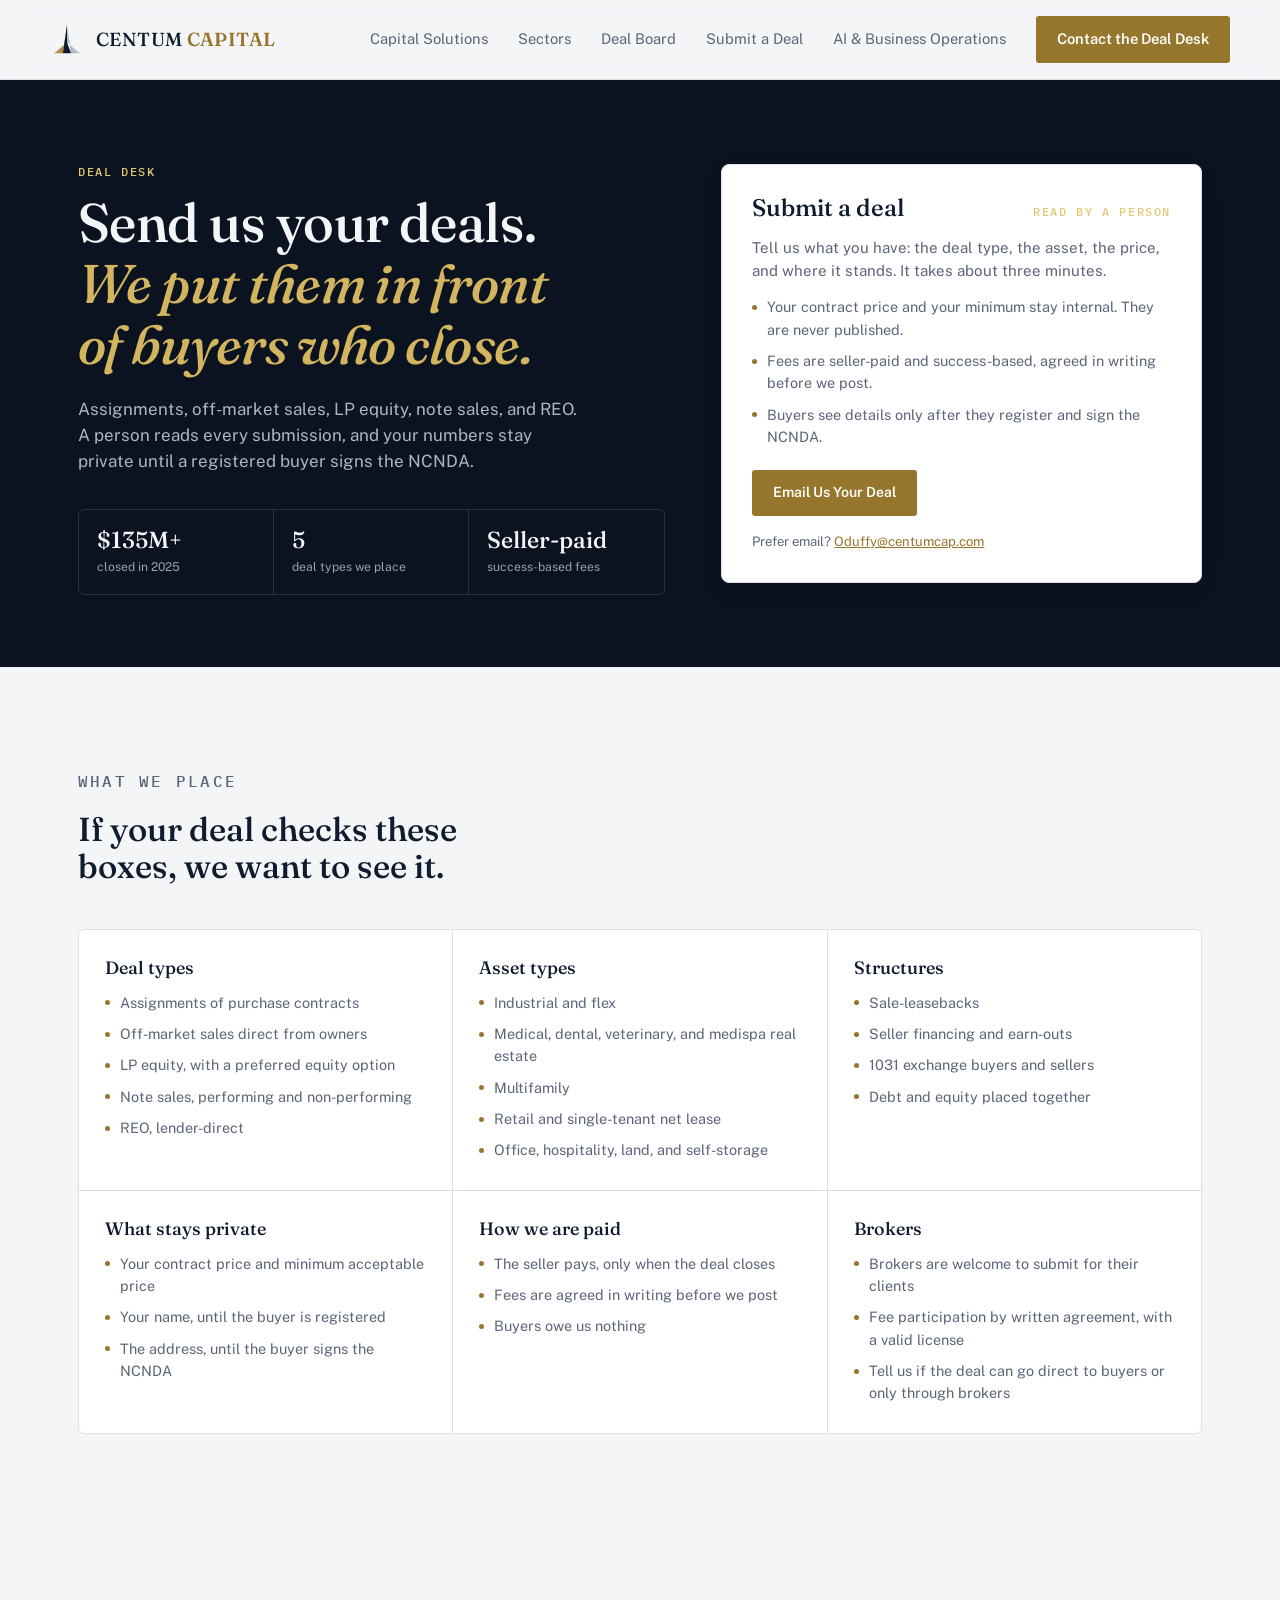
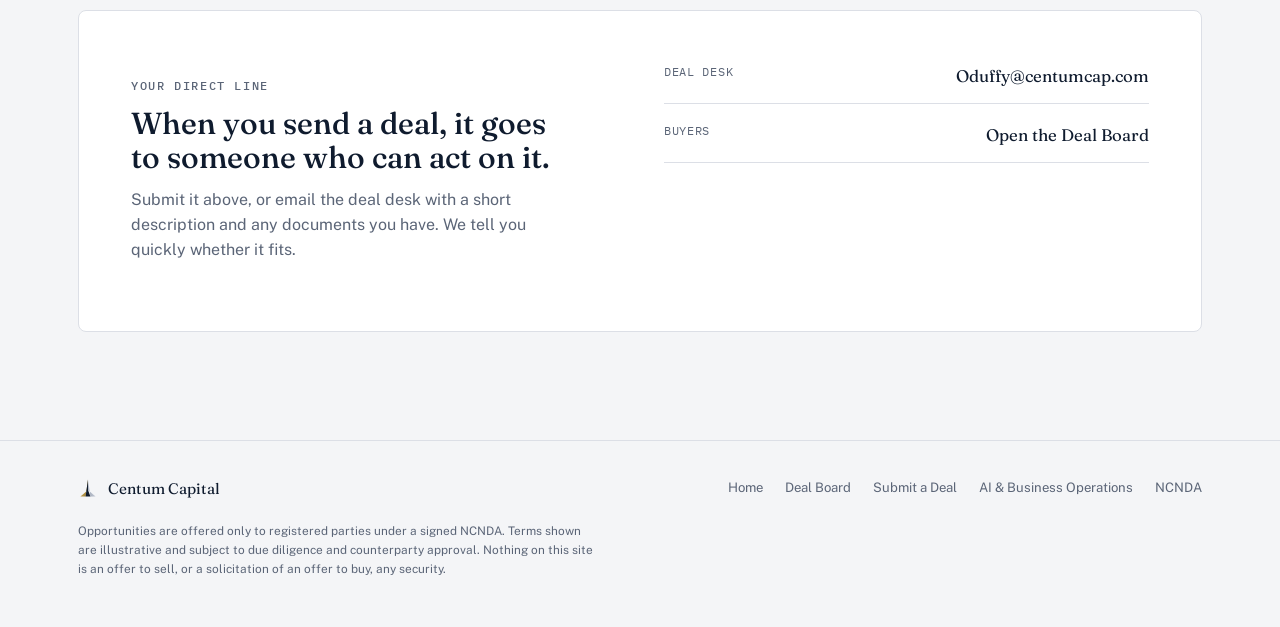
<file: submit.html>
<!doctype html>
<html lang="en">
<head>
<meta charset="utf-8">
<meta name="viewport" content="width=device-width, initial-scale=1">
<title>Submit a Deal | Centum Capital</title>
<meta name="description" content="Send Centum Capital your assignments, off-market sales, LP equity, notes, and REO. Every submission is read by a person.">
<link rel="canonical" href="https://centumcap.com/submit.html">
<meta property="og:type" content="website">
<meta property="og:site_name" content="Centum Capital">
<meta property="og:title" content="Submit a Deal | Centum Capital">
<meta property="og:url" content="https://centumcap.com/submit.html">
<meta name="twitter:card" content="summary">
<link rel="icon" href="favicon.svg" type="image/svg+xml">
<link rel="stylesheet" href="styles.css">
</head>
<body>

<header>
  <div class="wrap header-row">
    <a class="brand" href="index.html">
      <svg class="brand-mark" viewBox="0 0 100 100" xmlns="http://www.w3.org/2000/svg" role="img" aria-label="Centum Capital mark">
        <defs>
          <linearGradient id="goldGrad" x1="0" y1="0" x2="1" y2="1"><stop offset="0" stop-color="#E4C877"/><stop offset="1" stop-color="#96762C"/></linearGradient>
          <linearGradient id="silverGrad" x1="1" y1="0" x2="0" y2="1"><stop offset="0" stop-color="#F2F3F6"/><stop offset="1" stop-color="#96A0B2"/></linearGradient>
        </defs>
        <polygon points="50,8 50,60 12,92 38,92" fill="url(#goldGrad)"/>
        <polygon points="50,8 50,60 88,92 62,92" fill="url(#silverGrad)"/>
        <polygon points="50,8 50,60 62,92 38,92" fill="#0F1B2E"/>
      </svg>
      <span class="brand-word">CENTUM <b>CAPITAL</b></span>
    </a>
    <button class="menu-toggle" id="menuToggle" aria-label="Toggle menu" aria-expanded="false">
      <svg viewBox="0 0 24 24" fill="none" stroke="currentColor" stroke-width="2"><path d="M3 6h18M3 12h18M3 18h18"/></svg>
    </button>
    <nav class="primary" id="primaryNav">
      <a href="index.html#solutions">Capital Solutions</a>
      <a href="index.html#sectors">Sectors</a>
      <a href="marketplace.html">Deal Board</a>
      <a href="submit.html">Submit a Deal</a>
      <a href="ai-business-operations.html">AI &amp; Business Operations</a>
      <a href="#direct" class="btn btn-gold header-cta">Contact the Deal Desk</a>
    </nav>
  </div>
</header>

<main id="submit-root">
  <section class="sub-hero" style="padding:0;">
    <div class="wrap sub-grid">
      <div>
        <p class="eyebrow">Deal Desk</p>
        <h1>Send us your deals. <em>We put them in front of buyers who close.</em></h1>
        <p class="lede">Assignments, off-market sales, LP equity, note sales, and REO. A person reads every submission, and your numbers stay private until a registered buyer signs the NCNDA.</p>
        <div class="stat-strip">
          <div class="stat"><b>$135M+</b><span>closed in 2025</span></div>
          <div class="stat"><b>5</b><span>deal types we place</span></div>
          <div class="stat"><b>Seller-paid</b><span>success-based fees</span></div>
        </div>
      </div>

      <div class="submit-card" id="submit-card">
        <div class="sc-head"><h2>Submit a deal</h2><span class="eyebrow">Read by a person</span></div>
        <div id="submit-card-body">
          <p>Tell us what you have: the deal type, the asset, the price, and where it stands. It takes about three minutes.</p>
          <ul>
            <li>Your contract price and your minimum stay internal. They are never published.</li>
            <li>Fees are seller-paid and success-based, agreed in writing before we post.</li>
            <li>Buyers see details only after they register and sign the NCNDA.</li>
          </ul>
          <a class="btn btn-gold" id="submit-start" href="#">Start Your Submission</a>
          <p class="fine">Prefer email? <a href="mailto:Oduffy@centumcap.com?subject=Submit%20a%20deal">Oduffy@centumcap.com</a></p>
        </div>
      </div>
    </div>
  </section>

  <section>
    <div class="wrap">
      <div class="section-head" data-reveal>
        <p class="eyebrow">What We Place</p>
        <h2>If your deal checks these boxes, we want to see it.</h2>
      </div>
      <div class="crit" data-reveal>
        <div>
          <h3>Deal types</h3>
          <ul>
            <li>Assignments of purchase contracts</li>
            <li>Off-market sales direct from owners</li>
            <li>LP equity, with a preferred equity option</li>
            <li>Note sales, performing and non-performing</li>
            <li>REO, lender-direct</li>
          </ul>
        </div>
        <div>
          <h3>Asset types</h3>
          <ul>
            <li>Industrial and flex</li>
            <li>Medical, dental, veterinary, and medispa real estate</li>
            <li>Multifamily</li>
            <li>Retail and single-tenant net lease</li>
            <li>Office, hospitality, land, and self-storage</li>
          </ul>
        </div>
        <div>
          <h3>Structures</h3>
          <ul>
            <li>Sale-leasebacks</li>
            <li>Seller financing and earn-outs</li>
            <li>1031 exchange buyers and sellers</li>
            <li>Debt and equity placed together</li>
          </ul>
        </div>
        <div>
          <h3>What stays private</h3>
          <ul>
            <li>Your contract price and minimum acceptable price</li>
            <li>Your name, until the buyer is registered</li>
            <li>The address, until the buyer signs the NCNDA</li>
          </ul>
        </div>
        <div>
          <h3>How we are paid</h3>
          <ul>
            <li>The seller pays, only when the deal closes</li>
            <li>Fees are agreed in writing before we post</li>
            <li>Buyers owe us nothing</li>
          </ul>
        </div>
        <div>
          <h3>Brokers</h3>
          <ul>
            <li>Brokers are welcome to submit for their clients</li>
            <li>Fee participation by written agreement, with a valid license</li>
            <li>Tell us if the deal can go direct to buyers or only through brokers</li>
          </ul>
        </div>
      </div>
    </div>
  </section>

  <section id="direct">
    <div class="wrap">
      <div class="contact" data-reveal>
        <div>
          <p class="eyebrow">Your Direct Line</p>
          <h2>When you send a deal, it goes to someone who can act on it.</h2>
          <p>Submit it above, or email the deal desk with a short description and any documents you have. We tell you quickly whether it fits.</p>
        </div>
        <div class="contact-lines">
          <div class="contact-line"><span class="k">Deal Desk</span><span class="v"><a href="mailto:Oduffy@centumcap.com">Oduffy@centumcap.com</a></span></div>
          <div class="contact-line"><span class="k">Buyers</span><span class="v"><a href="marketplace.html">Open the Deal Board</a></span></div>
        </div>
      </div>
    </div>
  </section>
</main>

<footer>
  <div class="wrap">
    <div class="footer-row">
      <div class="f-brand">
        <svg width="20" height="20" viewBox="0 0 100 100" xmlns="http://www.w3.org/2000/svg" aria-hidden="true">
          <polygon points="50,8 50,60 12,92 38,92" fill="url(#goldGrad)"/>
          <polygon points="50,8 50,60 88,92 62,92" fill="url(#silverGrad)"/>
          <polygon points="50,8 50,60 62,92 38,92" fill="#0F1B2E"/>
        </svg>
        <span>Centum Capital</span>
      </div>
      <div class="footer-links">
        <a href="index.html">Home</a>
        <a href="marketplace.html">Deal Board</a>
        <a href="submit.html">Submit a Deal</a>
        <a href="ai-business-operations.html">AI &amp; Business Operations</a>
        <a href="ncnda.html">NCNDA</a>
      </div>
    </div>
    <p class="footer-disclosure">Opportunities are offered only to registered parties under a signed NCNDA. Terms shown are illustrative and subject to due diligence and counterparty approval. Nothing on this site is an offer to sell, or a solicitation of an offer to buy, any security.</p>
  </div>
</footer>

<script src="config.js"></script>
<script src="app.js"></script>
</body>
</html>
</file>
<file: styles.css>
@import url('https://fonts.googleapis.com/css2?family=Fraunces:opsz,wght@9..144,400;9..144,500;9..144,600&family=Public+Sans:wght@400;500;600;700&family=IBM+Plex+Mono:wght@400;500&display=swap');

  :root{
    --bg: #F4F5F7;
    --surface: #FFFFFF;
    --surface-2: #ECEEF3;
    --ink: #0F1B2E;
    --muted: #5B6577;
    --line: #DCDFE6;
    --gold: #96762C;
    --gold-strong: #7C6224;
    --gold-bg: #F4EEDD;
    --navy-deep: #0B1220;
    --shadow: 0 1px 2px rgba(15,27,46,.05), 0 8px 24px rgba(15,27,46,.06);
    --stack-debt: #16233C;
    --stack-bridge: #3C5177;
    --stack-pref: #96762C;
    --stack-equity: #C9A94A;
  }

  @media (prefers-color-scheme: dark){
    :root:not([data-theme="light"]){
      --bg: #0A1120;
      --surface: #101A2C;
      --surface-2: #16223A;
      --ink: #ECEEF4;
      --muted: #97A1B6;
      --line: #26324B;
      --gold: #D3B45F;
      --gold-strong: #E4C877;
      --gold-bg: #241E10;
      --shadow: 0 1px 2px rgba(0,0,0,.3), 0 12px 32px rgba(0,0,0,.35);
      --stack-debt: #1B2A47;
      --stack-bridge: #3C5177;
      --stack-pref: #8E7134;
      --stack-equity: #D3B45F;
    }
  }
  :root[data-theme="dark"]{
    --bg: #0A1120;
    --surface: #101A2C;
    --surface-2: #16223A;
    --ink: #ECEEF4;
    --muted: #97A1B6;
    --line: #26324B;
    --gold: #D3B45F;
    --gold-strong: #E4C877;
    --gold-bg: #241E10;
    --shadow: 0 1px 2px rgba(0,0,0,.3), 0 12px 32px rgba(0,0,0,.35);
    --stack-debt: #1B2A47;
    --stack-bridge: #3C5177;
    --stack-pref: #8E7134;
    --stack-equity: #D3B45F;
  }

  *{box-sizing:border-box;}
  html{-webkit-text-size-adjust:100%;}
  body{
    margin:0;
    background:var(--bg);
    color:var(--ink);
    font-family:'Public Sans', ui-sans-serif, system-ui, -apple-system, sans-serif;
    font-size:16px;
    line-height:1.55;
    -webkit-font-smoothing:antialiased;
  }
  a{color:inherit;}
  h1,h2,h3,h4{
    font-family:'Fraunces', ui-serif, Georgia, serif;
    font-weight:500;
    line-height:1.12;
    text-wrap:balance;
    margin:0;
    color:var(--ink);
  }
  .mono{
    font-family:'IBM Plex Mono', ui-monospace, SFMono-Regular, Menlo, monospace;
  }
  .eyebrow{
    font-family:'IBM Plex Mono', ui-monospace, monospace;
    font-size:.72rem;
    letter-spacing:.14em;
    text-transform:uppercase;
    color:var(--gold);
    font-weight:500;
  }
  .wrap{
    max-width:1180px;
    margin:0 auto;
    padding:0 28px;
  }
  section{padding:88px 0;}
  @media (max-width:720px){ section{padding:56px 0;} .wrap{padding:0 20px;} }

  /* ---------- Header ---------- */
  header{
    position:sticky; top:0; z-index:50;
    background:color-mix(in srgb, var(--bg) 88%, transparent);
    backdrop-filter:blur(10px);
    border-bottom:1px solid var(--line);
  }
  .header-row{
    display:flex; align-items:center; justify-content:space-between;
    padding:16px 0;
  }
  .brand{ display:flex; align-items:center; gap:12px; text-decoration:none; }
  .brand-mark{ width:34px; height:34px; flex:none; }
  .brand-word{
    font-family:'Fraunces', serif;
    font-size:1.18rem;
    letter-spacing:.02em;
    color:var(--ink);
    font-weight:500;
  }
  .brand-word b{ color:var(--gold); font-weight:600; }
  nav.primary{ display:flex; align-items:center; gap:30px; }
  nav.primary a{
    font-size:.92rem; text-decoration:none; color:var(--muted);
    transition:color .15s ease;
  }
  nav.primary a:hover{ color:var(--ink); }
  .btn{
    display:inline-flex; align-items:center; gap:8px;
    padding:11px 20px; border-radius:3px;
    font-size:.88rem; font-weight:600; text-decoration:none;
    border:1px solid transparent; cursor:pointer;
    transition:transform .15s ease, box-shadow .15s ease, background .15s ease, border-color .15s ease;
    font-family:'Public Sans', sans-serif;
  }
  .btn:focus-visible{ outline:2px solid var(--gold); outline-offset:2px; }
  .btn-gold{ background:var(--gold); color:#fff; }
  .btn-gold:hover{ background:var(--gold-strong); }
  .btn-line{ border-color:var(--line); color:var(--ink); background:transparent; }
  .btn-line:hover{ border-color:var(--gold); color:var(--gold); }
  .btn-invert{ background:var(--ink); color:var(--bg); }
  .btn-invert:hover{ transform:translateY(-1px); }

  .menu-toggle{ display:none; background:none; border:1px solid var(--line); border-radius:3px; width:40px; height:40px; align-items:center; justify-content:center; }
  .menu-toggle svg{ width:18px; height:18px; }

  @media (max-width:1000px){
    header{ background:var(--bg); backdrop-filter:none; }
    nav.primary{
      position:absolute; top:100%; left:0; right:0; background:var(--bg);
      flex-direction:column; align-items:flex-start; padding:12px 20px 24px; gap:0;
      max-height:calc(100vh - 110px); overflow-y:auto;
      border-bottom:1px solid var(--line); box-shadow:var(--shadow);
      opacity:0; visibility:hidden; transform:translateY(-6px);
      transition:opacity .2s ease, transform .2s ease, visibility .2s;
    }
    nav.primary.open{ opacity:1; visibility:visible; transform:none; }
    nav.primary a{ width:100%; padding:14px 6px; border-bottom:1px solid var(--line); font-size:1rem; color:var(--ink); }
    nav.primary .btn{ margin-top:14px; width:100%; justify-content:center; }
    .menu-toggle{ display:flex; }
    .header-cta{ display:none; }
  }
  /* The Deal Board page has the most links, so its menu collapses a little earlier. */
  @media (min-width:1161px){
    header.nav-wide nav.primary{ gap:18px; }
    header.nav-wide nav.primary a{ font-size:.84rem; }
    header.nav-wide .header-cta{ padding:10px 14px; white-space:nowrap; }
  }
  @media (min-width:1001px) and (max-width:1160px){
    header.nav-wide{ background:var(--bg); backdrop-filter:none; }
    header.nav-wide nav.primary{
      position:absolute; top:100%; left:0; right:0; background:var(--bg);
      flex-direction:column; align-items:flex-start; padding:12px 20px 24px; gap:0;
      max-height:calc(100vh - 110px); overflow-y:auto;
      border-bottom:1px solid var(--line); box-shadow:var(--shadow);
      opacity:0; visibility:hidden; transform:translateY(-6px);
      transition:opacity .2s ease, transform .2s ease, visibility .2s;
    }
    header.nav-wide nav.primary.open{ opacity:1; visibility:visible; transform:none; }
    header.nav-wide nav.primary a{ width:100%; padding:14px 6px; border-bottom:1px solid var(--line); font-size:1rem; color:var(--ink); }
    header.nav-wide nav.primary .btn{ margin-top:14px; width:100%; justify-content:center; }
    header.nav-wide .menu-toggle{ display:flex; }
    header.nav-wide .header-cta{ display:none; }
  }

  /* ---------- Hero ---------- */
  .hero{ padding:76px 0 60px; }
  .hero-grid{
    display:grid; grid-template-columns:1.15fr .85fr; gap:64px; align-items:center;
  }
  @media (max-width:940px){ .hero-grid{ grid-template-columns:1fr; gap:48px; } }
  .hero h1{ font-size:clamp(2.3rem, 4.4vw, 3.4rem); letter-spacing:-.01em; }
  .hero h1 em{ font-style:italic; color:var(--gold); }
  .hero p.lede{
    margin-top:22px; max-width:46ch; color:var(--muted); font-size:1.08rem;
  }
  .hero-actions{ display:flex; gap:14px; margin-top:32px; flex-wrap:wrap; }
  .hero-tags{ display:flex; gap:10px 22px; flex-wrap:wrap; margin-top:38px; padding-top:26px; border-top:1px solid var(--line); }
  .hero-tag{ font-size:.78rem; color:var(--muted); display:flex; align-items:center; gap:8px; }
  .hero-tag .dot{ width:5px; height:5px; border-radius:50%; background:var(--gold); }

  /* Capital stack visual */
  .stack-card{
    background:var(--surface); border:1px solid var(--line); border-radius:6px;
    box-shadow:var(--shadow); padding:22px 22px 18px;
  }
  .stack-card-head{ display:flex; justify-content:space-between; align-items:baseline; margin-bottom:16px; }
  .stack-card-head .t{ font-size:.78rem; letter-spacing:.08em; text-transform:uppercase; color:var(--muted); font-family:'IBM Plex Mono',monospace; }
  .stack-card-head .n{ font-size:.72rem; color:var(--muted); font-family:'IBM Plex Mono',monospace; }
  .stack{
    display:flex; flex-direction:column; border-radius:4px; overflow:hidden; height:230px;
  }
  .stack-seg{
    display:flex; align-items:center; justify-content:space-between; padding:0 16px;
    color:#fff; font-size:.82rem;
  }
  .stack-seg .name{ font-weight:600; }
  .stack-seg .pct{ font-family:'IBM Plex Mono',monospace; font-size:.86rem; }
  .stack-legend{ margin-top:16px; display:flex; flex-direction:column; gap:8px; }
  .stack-legend-row{ display:flex; justify-content:space-between; font-size:.78rem; color:var(--muted); font-family:'IBM Plex Mono',monospace; }
  .stack-note{ margin-top:16px; font-size:.76rem; color:var(--muted); border-top:1px solid var(--line); padding-top:14px; }

  /* ---------- Section headers ---------- */
  .section-head{ max-width:640px; margin-bottom:44px; }
  .section-head h2{ font-size:clamp(1.7rem, 2.6vw, 2.3rem); margin-top:10px; }
  .section-head p{ color:var(--muted); margin-top:14px; font-size:1rem; }

  /* ---------- Capital solutions ledger ---------- */
  .ledger{ border-top:1px solid var(--line); }
  .ledger-row{
    display:grid; grid-template-columns:1.3fr 1.7fr .9fr .8fr; gap:24px;
    padding:22px 0; border-bottom:1px solid var(--line);
    align-items:center;
  }
  .ledger-row.head{
    font-family:'IBM Plex Mono',monospace; font-size:.7rem; letter-spacing:.08em;
    text-transform:uppercase; color:var(--muted); padding:14px 0;
  }
  .ledger-row .prog{ display:flex; flex-direction:column; gap:4px; }
  .ledger-row .prog .name{ font-family:'Fraunces',serif; font-size:1.08rem; font-weight:500; }
  .ledger-row .prog .code{ font-family:'IBM Plex Mono',monospace; font-size:.7rem; color:var(--gold); }
  .ledger-row .use{ color:var(--muted); font-size:.92rem; }
  .ledger-row .figure{ font-family:'IBM Plex Mono',monospace; font-size:.86rem; color:var(--ink); }
  .ledger-row .figure .k{ display:block; font-size:.66rem; color:var(--muted); text-transform:uppercase; letter-spacing:.06em; margin-bottom:3px; font-family:'Public Sans',sans-serif; }
  @media (max-width:760px){
    .ledger-row{ grid-template-columns:1fr; gap:8px; }
    .ledger-row.head{ display:none; }
    .ledger-row{ padding:20px 0; }
  }

  /* ---------- Sectors ---------- */
  .sectors-grid{ display:grid; grid-template-columns:repeat(3,1fr); gap:1px; background:var(--line); border:1px solid var(--line); border-radius:6px; overflow:hidden; }
  @media (max-width:860px){ .sectors-grid{ grid-template-columns:1fr; } }
  .sector-card{ background:var(--surface); padding:32px 28px; display:flex; flex-direction:column; gap:14px; }
  .sector-card .icon{ width:38px; height:38px; }
  .sector-card h3{ font-size:1.15rem; }
  .sector-card p{ color:var(--muted); font-size:.92rem; margin:0; }
  .sector-card .tag{ font-family:'IBM Plex Mono',monospace; font-size:.68rem; letter-spacing:.06em; text-transform:uppercase; color:var(--gold); }

  .partner-band{
    margin-top:1px; background:var(--surface); border:1px solid var(--line); border-top:none; border-radius:0 0 6px 6px;
    padding:26px 28px; display:flex; align-items:center; justify-content:space-between; gap:20px; flex-wrap:wrap;
  }
  .partner-band .l{ font-size:.94rem; }
  .partner-band .l b{ font-family:'Fraunces',serif; font-weight:500; }
  .partner-band .l span{ color:var(--muted); }

  /* ---------- Sourcing CTA band ---------- */
  .sourcing{
    background:var(--navy-deep); color:#EDEFF4; border-radius:8px;
    padding:56px 48px; display:grid; grid-template-columns:1.3fr 1fr; gap:48px; align-items:center;
  }
  @media (max-width:860px){ .sourcing{ grid-template-columns:1fr; padding:40px 26px; } }
  .sourcing .eyebrow{ color:var(--gold-strong, var(--gold)); }
  .sourcing h2{ color:#F4F5F7; font-size:clamp(1.6rem,3vw,2.15rem); margin-top:10px; }
  .sourcing p{ color:#AEB6C6; margin-top:16px; max-width:52ch; }
  .sourcing-points{ display:flex; flex-direction:column; gap:18px; }
  .sourcing-point{ display:flex; gap:14px; align-items:flex-start; }
  .sourcing-point .num{ font-family:'IBM Plex Mono',monospace; color:var(--gold-strong,var(--gold)); font-size:.78rem; padding-top:3px; }
  .sourcing-point .t{ font-size:.92rem; color:#D7DCE6; }
  .sourcing-point .t b{ color:#fff; display:block; margin-bottom:3px; font-family:'Fraunces',serif; font-weight:500; font-size:1rem; }
  .sourcing-actions{ margin-top:28px; display:flex; gap:14px; flex-wrap:wrap; }

  /* ---------- Process ---------- */
  .process{ display:grid; grid-template-columns:repeat(4,1fr); gap:0; border-top:1px solid var(--line); border-left:1px solid var(--line); }
  @media (max-width:860px){ .process{ grid-template-columns:1fr 1fr; } }
  @media (max-width:520px){ .process{ grid-template-columns:1fr; } }
  .process-step{ padding:28px 26px; border-right:1px solid var(--line); border-bottom:1px solid var(--line); }
  .process-step .idx{ font-family:'IBM Plex Mono',monospace; color:var(--gold); font-size:.78rem; }
  .process-step h3{ font-size:1.05rem; margin-top:14px; }
  .process-step p{ color:var(--muted); font-size:.88rem; margin-top:8px; }

  /* ---------- Why / principles ---------- */
  .principles{ display:grid; grid-template-columns:repeat(3,1fr); gap:36px; }
  @media (max-width:760px){ .principles{ grid-template-columns:1fr; } }
  .principle .mark{ font-family:'Fraunces',serif; font-size:1.6rem; color:var(--gold); }
  .principle h3{ font-size:1.08rem; margin-top:10px; }
  .principle p{ color:var(--muted); font-size:.92rem; margin-top:8px; }

  /* ---------- Contact / footer ---------- */
  .contact{ background:var(--surface); border:1px solid var(--line); border-radius:8px; padding:52px; display:grid; grid-template-columns:1fr 1fr; gap:48px; }
  @media (max-width:760px){ .contact{ grid-template-columns:1fr; padding:32px 24px; } }
  .contact h2{ font-size:1.9rem; }
  .contact p{ color:var(--muted); margin-top:14px; max-width:42ch; }
  .contact-lines{ display:flex; flex-direction:column; gap:18px; }
  .contact-line{ display:flex; justify-content:space-between; border-bottom:1px solid var(--line); padding-bottom:14px; }
  .contact-line .k{ font-size:.72rem; letter-spacing:.06em; text-transform:uppercase; color:var(--muted); font-family:'IBM Plex Mono',monospace; }
  .contact-line .v{ font-family:'Fraunces',serif; font-size:1.05rem; }
  .contact-line .v a{ text-decoration:none; }
  .contact-line .v a:hover{ color:var(--gold); }

  footer{ border-top:1px solid var(--line); padding:36px 0; margin-top:20px; }
  .footer-row{ display:flex; justify-content:space-between; align-items:center; flex-wrap:wrap; gap:14px; }
  .footer-row .f-brand{ display:flex; align-items:center; gap:10px; }
  .footer-row .f-brand span{ font-family:'Fraunces',serif; font-size:.95rem; }
  .footer-links{ display:flex; gap:22px; font-size:.82rem; color:var(--muted); }
  .footer-links a{ text-decoration:none; }
  .footer-links a:hover{ color:var(--gold); }
  .footer-disclosure{ margin-top:22px; font-size:.74rem; color:var(--muted); max-width:74ch; line-height:1.6; }

  /* ---------- Track record bar ---------- */
  .track-bar{
    border-bottom:1px solid var(--line);
    background:var(--surface-2);
  }
  .track-bar .wrap{
    display:flex; align-items:center; justify-content:center; gap:10px;
    padding:11px 28px; flex-wrap:wrap; text-align:center;
  }
  .track-bar .fig{
    font-family:'IBM Plex Mono',monospace; font-variant-numeric:tabular-nums;
    color:var(--gold); font-weight:500; font-size:.86rem;
  }
  .track-bar .lbl{ font-size:.86rem; color:var(--muted); }

  /* ---------- Opportunities ---------- */
  .opps-empty{
    border:1px dashed var(--line); border-radius:6px;
    padding:40px 36px; display:flex; flex-direction:column; gap:14px;
    align-items:flex-start; background:var(--surface);
  }
  .opps-empty h3{ font-size:1.15rem; }
  .opps-empty p{ color:var(--muted); font-size:.94rem; max-width:56ch; margin:0; }
  .opps-grid{ display:grid; grid-template-columns:repeat(3,1fr); gap:20px; margin-top:24px; }
  @media (max-width:860px){ .opps-grid{ grid-template-columns:1fr; } }
  .opp-card{
    border:1px solid var(--line); border-radius:6px; background:var(--surface);
    padding:26px 24px; display:flex; flex-direction:column; gap:12px;
  }
  .opp-card .tag{ font-family:'IBM Plex Mono',monospace; font-size:.68rem; letter-spacing:.06em; text-transform:uppercase; color:var(--gold); }
  .opp-card h3{ font-size:1.1rem; }
  .opp-card .loc{ color:var(--muted); font-size:.86rem; }
  .opp-card .figs{ display:flex; gap:18px; margin-top:4px; }
  .opp-card .figs div{ font-family:'IBM Plex Mono',monospace; font-size:.82rem; }
  .opp-card .figs .k{ display:block; font-size:.64rem; text-transform:uppercase; letter-spacing:.05em; color:var(--muted); font-family:'Public Sans',sans-serif; margin-bottom:2px; }
  .opp-card .btn{ margin-top:8px; align-self:flex-start; }

  [data-reveal]{ opacity:1; transform:none; }
  @media (prefers-reduced-motion: no-preference){
    [data-reveal]{ opacity:0; transform:translateY(14px); transition:opacity .6s ease, transform .6s ease; }
    [data-reveal].in{ opacity:1; transform:none; }
  }

  /* ---------- Promo strip ---------- */
  .promo-strip{ background:var(--navy-deep); color:#EDEFF4; font-size:.84rem; }
  .promo-strip .wrap{ display:flex; gap:12px; align-items:center; justify-content:center; padding:9px 28px; flex-wrap:wrap; text-align:center; }
  .promo-strip button{ background:none; border:0; padding:0; font:inherit; font-weight:600; color:#E4C877; cursor:pointer; text-decoration:underline; text-underline-offset:3px; }
  .promo-strip button:focus-visible{ outline:2px solid #E4C877; outline-offset:3px; }

  /* ---------- Marketplace hero ---------- */
  .mk-hero{ padding:68px 0 40px; }
  .mk-hero h1{ font-size:clamp(2.4rem, 5vw, 3.9rem); letter-spacing:-.015em; max-width:16ch; }
  .mk-hero h1 em{ font-style:italic; color:var(--gold); }
  .mk-hero .lede{ margin-top:22px; max-width:54ch; color:var(--muted); font-size:1.1rem; }
  .mk-hero .hero-actions{ margin-top:30px; }

  /* ---------- Event strip ---------- */
  .events{ display:grid; grid-template-columns:repeat(6,1fr); gap:1px; background:var(--line); border:1px solid var(--line); border-radius:6px; overflow:hidden; }
  @media (max-width:980px){ .events{ grid-template-columns:none; grid-auto-flow:column; grid-auto-columns:176px; overflow-x:auto; } }
  .event{ background:var(--surface); border:0; text-align:left; padding:18px 18px 16px; cursor:pointer; font:inherit; color:var(--ink); display:flex; flex-direction:column; gap:6px; text-decoration:none; }
  .event:hover{ background:var(--surface-2); }
  .event:focus-visible{ outline:2px solid var(--gold); outline-offset:-2px; }
  .event .n{ font-family:'IBM Plex Mono',monospace; font-size:.68rem; letter-spacing:.08em; text-transform:uppercase; color:var(--gold); }
  .event b{ font-family:'Fraunces',serif; font-weight:500; font-size:1.05rem; }
  .event .d{ font-size:.8rem; color:var(--muted); line-height:1.4; }
  .event[aria-pressed="true"]{ background:var(--ink); color:var(--bg); }
  .event[aria-pressed="true"] b{ color:var(--bg); }
  .event[aria-pressed="true"] .d{ color:color-mix(in srgb, var(--bg) 72%, transparent); }
  .event[aria-pressed="true"] .n{ color:var(--bg); }

  .chips{ display:flex; flex-wrap:wrap; gap:8px; margin:22px 0 10px; }
  .chip{ border:1px solid var(--line); background:transparent; color:var(--muted); padding:6px 13px; border-radius:999px; font:inherit; font-size:.8rem; cursor:pointer; }
  .chip:hover{ color:var(--ink); border-color:var(--muted); }
  .chip:focus-visible{ outline:2px solid var(--gold); outline-offset:2px; }
  .chip[aria-pressed="true"]{ border-color:var(--gold); color:var(--gold); background:var(--gold-bg); }

  /* ---------- Deal board ---------- */
  .board{ border-top:1px solid var(--line); margin-top:14px; }
  .deal{ display:grid; grid-template-columns:.8fr 1fr 2fr .9fr 1fr 1.7fr; gap:20px; align-items:center; padding:20px 0; border-bottom:1px solid var(--line); }
  .deal.head{ font-family:'IBM Plex Mono',monospace; font-size:.68rem; letter-spacing:.08em; text-transform:uppercase; color:var(--muted); padding:12px 0; }
  .deal .c-id{ display:flex; flex-direction:column; gap:3px; }
  .deal .id{ font-family:'IBM Plex Mono',monospace; font-size:.8rem; color:var(--gold); }
  .deal .posted{ font-size:.74rem; color:var(--muted); }
  .deal .c-main{ display:flex; flex-direction:column; gap:3px; }
  .deal .c-main b{ font-family:'Fraunces',serif; font-weight:500; font-size:1.05rem; line-height:1.25; }
  .deal .c-main span{ font-size:.84rem; color:var(--muted); }
  .deal .c-fig{ font-family:'IBM Plex Mono',monospace; font-size:.86rem; font-variant-numeric:tabular-nums; }
  .deal .c-fig .k{ display:none; font-family:'Public Sans',sans-serif; font-size:.64rem; letter-spacing:.06em; text-transform:uppercase; color:var(--muted); margin-bottom:2px; }
  .deal .c-act{ display:flex; flex-wrap:wrap; gap:8px; align-items:center; }
  .deal .c-act .pill{ flex-basis:100%; width:fit-content; }
  .deal .btn{ padding:9px 14px; font-size:.8rem; }
  .pill{ display:inline-block; font-family:'IBM Plex Mono',monospace; font-size:.64rem; letter-spacing:.06em; text-transform:uppercase; padding:3px 8px; border:1px solid var(--line); border-radius:2px; color:var(--muted); }
  .pill.gold{ color:var(--gold); border-color:var(--gold); }
  .demo-note{ margin:14px 0 0; padding:10px 14px; border:1px dashed var(--gold); color:var(--gold); font-family:'IBM Plex Mono',monospace; font-size:.74rem; letter-spacing:.04em; }
  @media (max-width:900px){
    .deal{ grid-template-columns:1fr 1fr; gap:14px 18px; }
    .deal.head{ display:none; }
    .deal .c-main{ grid-column:1 / -1; order:-1; }
    .deal .c-fig .k{ display:block; }
    .deal .c-act{ grid-column:1 / -1; }
  }

  /* ---------- Panels ---------- */
  .duo{ display:grid; grid-template-columns:1fr 1fr; gap:20px; }
  @media (max-width:860px){ .duo{ grid-template-columns:1fr; } }
  .panel{ border:1px solid var(--line); border-radius:6px; background:var(--surface); padding:32px 30px; display:flex; flex-direction:column; gap:14px; align-items:flex-start; }
  .panel h3{ font-size:1.3rem; }
  .panel p{ color:var(--muted); font-size:.94rem; margin:0; max-width:52ch; }
  .panel ul{ margin:0; padding:0; list-style:none; display:flex; flex-direction:column; gap:8px; font-size:.92rem; color:var(--muted); }
  .panel li{ display:flex; gap:10px; }
  .panel li::before{ content:""; width:5px; height:5px; border-radius:50%; background:var(--gold); margin-top:.6em; flex:none; }

  /* ---------- Gate modal ---------- */
  .cc-modal{ position:fixed; inset:0; z-index:100; display:none; align-items:center; justify-content:center; padding:20px; background:rgba(7,12,22,.74); }
  .cc-modal.open{ display:flex; }
  .cc-dialog{ position:relative; background:var(--surface); color:var(--ink); border:1px solid var(--line); border-radius:8px; max-width:640px; width:100%; max-height:92vh; overflow:auto; padding:34px; box-shadow:var(--shadow); }
  .cc-dialog h2{ font-size:1.65rem; margin-top:10px; }
  .cc-sub{ color:var(--muted); margin:12px 0 0; font-size:.96rem; max-width:52ch; }
  .cc-x{ position:absolute; top:12px; right:14px; background:none; border:0; font-size:1.6rem; line-height:1; color:var(--muted); cursor:pointer; padding:6px 10px; }
  .cc-x:hover{ color:var(--ink); }
  .cc-back{ background:none; border:0; padding:0; font:inherit; font-size:.82rem; color:var(--muted); cursor:pointer; }
  .cc-back:hover{ color:var(--gold); }
  .role-grid{ display:grid; grid-template-columns:1fr 1fr; gap:10px; margin-top:22px; }
  @media (max-width:560px){ .role-grid{ grid-template-columns:1fr; } .cc-dialog{ padding:26px 22px; } }
  .role{ text-align:left; border:1px solid var(--line); background:var(--bg); color:var(--ink); border-radius:6px; padding:16px; font:inherit; cursor:pointer; display:flex; flex-direction:column; gap:4px; }
  .role b{ font-family:'Fraunces',serif; font-weight:500; font-size:1.05rem; }
  .role span{ font-size:.8rem; color:var(--muted); }
  .role:hover{ border-color:var(--gold); }
  .role:focus-visible, .cc-x:focus-visible, .cc-back:focus-visible{ outline:2px solid var(--gold); outline-offset:2px; }
  .cc-actions{ display:flex; flex-wrap:wrap; gap:12px; margin-top:24px; }
  .cc-fine{ margin:14px 0 0; font-size:.78rem; color:var(--muted); }
  .cc-steps{ margin:20px 0 0; padding:0; list-style:none; display:flex; flex-direction:column; gap:16px; counter-reset:s; }
  .cc-steps li{ counter-increment:s; display:flex; gap:14px; font-size:.92rem; color:var(--muted); }
  .cc-steps li::before{ content:counter(s); font-family:'IBM Plex Mono',monospace; color:var(--gold); flex:none; padding-top:2px; }
  .cc-steps li b{ color:var(--ink); font-weight:600; }
  .cc-steps .btn{ margin-top:8px; padding:8px 14px; font-size:.8rem; }

  /* ---------- NCNDA pages ---------- */
  .doc-tabs{ display:flex; gap:8px; margin:0 0 26px; flex-wrap:wrap; }
  .doc{ max-width:74ch; }
  .doc h2{ font-size:1.7rem; }
  .doc .ver{ font-family:'IBM Plex Mono',monospace; font-size:.72rem; letter-spacing:.06em; text-transform:uppercase; color:var(--muted); margin-top:8px; display:block; }
  .doc ol{ margin:24px 0 0; padding:0; list-style:none; counter-reset:c; display:flex; flex-direction:column; gap:18px; }
  .doc li{ counter-increment:c; display:grid; grid-template-columns:26px 1fr; gap:6px; font-size:.96rem; }
  .doc li::before{ content:counter(c) "."; font-family:'IBM Plex Mono',monospace; color:var(--gold); font-size:.86rem; padding-top:2px; }
  .doc li b{ font-family:'Fraunces',serif; font-weight:500; }
  .doc li p{ margin:4px 0 0; color:var(--muted); }
  .sign-box{ margin-top:32px; padding:24px 26px; border:1px solid var(--line); border-radius:6px; background:var(--surface); display:flex; flex-direction:column; gap:12px; align-items:flex-start; }
  .sign-box p{ margin:0; color:var(--muted); font-size:.92rem; max-width:60ch; }
  .deal-box{ display:flex; gap:14px; align-items:center; flex-wrap:wrap; padding:14px 18px; border:1px solid var(--gold); border-radius:6px; background:var(--gold-bg); margin-bottom:26px; }
  .deal-box .id{ font-family:'IBM Plex Mono',monospace; color:var(--gold); font-weight:500; }
  .deal-box span{ font-size:.9rem; color:var(--muted); }
  .draft-banner{ margin-bottom:22px; padding:12px 16px; border:1px dashed var(--gold); color:var(--gold); font-family:'IBM Plex Mono',monospace; font-size:.76rem; letter-spacing:.04em; }

  /* ---------- Submit a deal page ---------- */
  .sub-hero{ background:var(--navy-deep); color:#EDEFF4; }
  .sub-grid{ display:grid; grid-template-columns:1.1fr .9fr; gap:56px; align-items:center; padding:72px 28px; }
  @media (max-width:940px){ .sub-grid{ grid-template-columns:1fr; gap:36px; padding:48px 20px; } }
  .sub-hero .eyebrow{ color:#E4C877; }
  .sub-hero h1{ color:#F4F5F7; font-size:clamp(2.2rem, 4.4vw, 3.4rem); letter-spacing:-.01em; margin-top:12px; }
  .sub-hero h1 em{ font-style:italic; color:#D3B45F; }
  .sub-hero .lede{ color:#AEB6C6; margin-top:20px; max-width:50ch; font-size:1.06rem; }
  .stat-strip{ display:grid; grid-template-columns:repeat(3,1fr); border:1px solid #26324B; border-radius:6px; margin-top:34px; overflow:hidden; }
  .stat{ padding:16px 18px; border-right:1px solid #26324B; }
  .stat:last-child{ border-right:0; }
  .stat b{ display:block; font-family:'Fraunces',serif; font-weight:500; font-size:1.45rem; color:#F4F5F7; line-height:1.2; }
  .stat span{ font-size:.76rem; color:#97A1B6; }
  @media (max-width:560px){ .stat-strip{ grid-template-columns:1fr; } .stat{ border-right:0; border-bottom:1px solid #26324B; } .stat:last-child{ border-bottom:0; } }

  .submit-card{ background:var(--surface); color:var(--ink); border:1px solid var(--line); border-radius:8px; padding:30px; box-shadow:var(--shadow); }
  .sc-head{ display:flex; justify-content:space-between; align-items:baseline; gap:12px; flex-wrap:wrap; margin-bottom:14px; }
  .sc-head h2{ font-size:1.5rem; }
  .submit-card p{ color:var(--muted); font-size:.94rem; margin:0 0 14px; }
  .submit-card ul{ margin:0 0 22px; padding:0; list-style:none; display:flex; flex-direction:column; gap:9px; font-size:.9rem; color:var(--muted); }
  .submit-card li{ display:flex; gap:10px; }
  .submit-card li::before{ content:""; width:5px; height:5px; border-radius:50%; background:var(--gold); margin-top:.6em; flex:none; }
  .submit-card .fine{ margin:16px 0 0; font-size:.82rem; }
  .submit-card .fine a{ color:var(--gold); }
  .submit-frame{ width:100%; height:640px; border:0; border-radius:4px; }

  .crit{ display:grid; grid-template-columns:repeat(3,1fr); gap:1px; background:var(--line); border:1px solid var(--line); border-radius:6px; overflow:hidden; }
  @media (max-width:860px){ .crit{ grid-template-columns:1fr; } }
  .crit > div{ background:var(--surface); padding:28px 26px; }
  .crit h3{ font-size:1.12rem; }
  .crit ul{ margin:14px 0 0; padding:0; list-style:none; display:flex; flex-direction:column; gap:9px; font-size:.9rem; color:var(--muted); }
  .crit li{ display:flex; gap:10px; }
  .crit li::before{ content:""; width:5px; height:5px; border-radius:50%; background:var(--gold); margin-top:.6em; flex:none; }

  nav.primary a.btn, nav.primary a.btn:hover{ color:#fff; }
  nav.primary a.btn-gold:hover{ background:var(--gold-strong); }
  nav.primary a[aria-current="page"]{ color:var(--ink); }
  @media (min-width:1001px) and (max-width:1180px){
    nav.primary{ gap:18px; }
    nav.primary a{ font-size:.84rem; }
    .header-cta{ padding:10px 14px; }
  }

  /* ---------- AI & Business Operations page ---------- */
  .ai-page [hidden]{ display:none !important; }
  .ai-page .section-head p.eyebrow{ font-size:.72rem; color:var(--gold); margin-top:0; }
  .ai-sub{ font-family:'Fraunces',ui-serif,Georgia,serif; font-size:1.22rem; line-height:1.3; margin-top:20px; max-width:32ch; color:var(--ink); }
  .ai-hero p.lede + p.lede{ margin-top:14px; }

  .flow{ display:flex; flex-direction:column; }
  .flow-step{ display:grid; grid-template-columns:26px 1fr auto; gap:12px; align-items:start; padding:14px 0; border-top:1px solid var(--line); }
  .flow-step:first-child{ border-top:0; padding-top:2px; }
  .flow-step .i{ font-family:'IBM Plex Mono',monospace; font-size:.74rem; color:var(--gold); padding-top:3px; }
  .flow-step b{ display:block; font-family:'Fraunces',serif; font-weight:500; font-size:1rem; }
  .flow-step .d{ display:block; font-size:.82rem; color:var(--muted); margin-top:2px; }
  .flow-step.human{ background:var(--gold-bg); margin:0 -22px; padding:14px 22px; border-top:1px solid var(--gold); border-bottom:1px solid var(--gold); }
  .flow-step.human + .flow-step{ border-top:0; }

  .ai-prop{ margin-top:40px; padding:26px 30px; border-left:3px solid var(--gold); background:var(--surface); border-radius:0 6px 6px 0; font-family:'Fraunces',ui-serif,Georgia,serif; font-size:clamp(1.1rem,1.8vw,1.32rem); line-height:1.42; max-width:64ch; }

  .ai-compare{ display:grid; grid-template-columns:1fr 1fr; gap:20px; }
  @media (max-width:760px){ .ai-compare{ grid-template-columns:1fr; } }
  .ai-col{ border:1px solid var(--line); border-radius:8px; background:var(--surface); padding:30px 28px; }
  .ai-col.new{ border-color:var(--gold); background:var(--gold-bg); }
  .ai-col h3{ font-family:'IBM Plex Mono',monospace; font-size:.74rem; letter-spacing:.1em; text-transform:uppercase; font-weight:500; color:var(--muted); }
  .ai-col.new h3{ color:var(--gold); }
  .ai-col ul{ margin:18px 0 0; padding:0; list-style:none; display:flex; flex-direction:column; gap:13px; font-size:.96rem; }
  .ai-col li{ display:flex; gap:12px; align-items:flex-start; color:var(--muted); }
  .ai-col li::before{ content:""; width:10px; height:2px; background:var(--muted); margin-top:.7em; flex:none; opacity:.6; }
  .ai-col.new li{ color:var(--ink); }
  .ai-col.new li::before{ height:2px; width:10px; background:var(--gold); opacity:1; }
  .ai-note{ margin-top:18px; font-size:.86rem; color:var(--muted); max-width:70ch; }

  .ai-svc-grid{ display:grid; grid-template-columns:repeat(3,1fr); gap:20px; }
  @media (max-width:1000px){ .ai-svc-grid{ grid-template-columns:1fr 1fr; } }
  @media (max-width:640px){ .ai-svc-grid{ grid-template-columns:1fr; } }
  .ai-svc{ border:1px solid var(--line); border-radius:8px; background:var(--surface); padding:28px 26px; display:flex; flex-direction:column; gap:12px; }
  .ai-svc .top{ display:flex; justify-content:space-between; align-items:center; }
  .ai-ic{ width:30px; height:30px; color:var(--gold); }
  .ai-svc .k{ font-family:'IBM Plex Mono',monospace; font-size:.7rem; letter-spacing:.1em; color:var(--muted); }
  .ai-svc h3{ font-size:1.12rem; }
  .ai-svc > p{ margin:0; color:var(--muted); font-size:.9rem; }
  .ai-svc ul{ margin:4px 0 0; padding:14px 0 0; border-top:1px solid var(--line); list-style:none; display:flex; flex-direction:column; gap:8px; font-size:.86rem; color:var(--muted); }
  .ai-svc li{ display:flex; gap:10px; }
  .ai-svc li::before{ content:""; width:5px; height:5px; border-radius:50%; background:var(--gold); margin-top:.6em; flex:none; }

  .ai-lead{ color:var(--muted); max-width:62ch; margin:0 0 30px; }
  .ai-close{ margin-top:30px; font-family:'Fraunces',ui-serif,Georgia,serif; font-size:1.15rem; max-width:56ch; }

  .ai-aud-grid{ display:grid; grid-template-columns:repeat(3,1fr); gap:20px; }
  @media (max-width:900px){ .ai-aud-grid{ grid-template-columns:1fr 1fr; } }
  @media (max-width:600px){ .ai-aud-grid{ grid-template-columns:1fr; } }
  .ai-aud{ border:1px solid var(--line); border-radius:8px; background:var(--surface); padding:26px 24px; display:flex; flex-direction:column; gap:8px; }
  .ai-aud .n{ font-family:'IBM Plex Mono',monospace; font-size:.68rem; letter-spacing:.1em; text-transform:uppercase; color:var(--gold); }
  .ai-aud h3{ font-size:1.08rem; }
  .ai-aud p{ margin:0; color:var(--muted); font-size:.88rem; }
  .ai-aud.feat{ grid-column:1 / -1; background:var(--navy-deep); border-color:var(--navy-deep); color:#EDEFF4; padding:36px 34px; display:grid; grid-template-columns:1.1fr 1fr; gap:10px 44px; align-items:center; }
  @media (max-width:760px){ .ai-aud.feat{ grid-template-columns:1fr; padding:30px 24px; } }
  .ai-aud.feat .n{ color:#E4C877; }
  .ai-aud.feat h3{ color:#F4F5F7; font-size:1.5rem; margin-top:4px; }
  .ai-aud.feat p{ color:#AEB6C6; font-size:1rem; }
  .ai-aud.feat .btn{ align-self:flex-start; margin-top:14px; }

  .ai-ex-grid{ display:grid; grid-template-columns:1fr 1fr; gap:20px; }
  @media (max-width:760px){ .ai-ex-grid{ grid-template-columns:1fr; } }
  .ai-ex{ border:1px solid var(--line); border-radius:8px; background:var(--surface); padding:28px 26px; }
  .ai-ex .n{ font-family:'IBM Plex Mono',monospace; font-size:.68rem; letter-spacing:.1em; text-transform:uppercase; color:var(--gold); }
  .ai-ex h3{ font-size:1.12rem; margin-top:10px; }
  .ai-ex p{ margin:10px 0 0; color:var(--muted); font-size:.92rem; }

  .ai-contact{ grid-template-columns:.85fr 1.15fr; align-items:start; }
  @media (max-width:860px){ .ai-contact{ grid-template-columns:1fr; } }
  .ai-contact .cc-actions{ margin-top:26px; }
  .ai-form{ display:flex; flex-direction:column; gap:16px; }
  .ai-form h3{ font-size:1.25rem; }
  .ai-row{ display:grid; grid-template-columns:1fr 1fr; gap:14px; }
  @media (max-width:560px){ .ai-row{ grid-template-columns:1fr; } }
  .ai-fld{ display:flex; flex-direction:column; gap:6px; }
  fieldset.ai-fld{ border:0; padding:0; margin:0; min-width:0; }
  .ai-fld label, .ai-fld legend{ font-size:.82rem; color:var(--muted); padding:0; }
  .ai-fld .req{ color:var(--gold); }
  .ai-fld input, .ai-fld select, .ai-fld textarea{ font:inherit; color:var(--ink); background:var(--bg); border:1px solid var(--line); border-radius:4px; padding:11px 12px; width:100%; }
  .ai-fld textarea{ min-height:96px; resize:vertical; line-height:1.5; }
  .ai-fld input:focus, .ai-fld select:focus, .ai-fld textarea:focus{ outline:2px solid var(--gold); outline-offset:1px; }
  .ai-checks{ display:grid; grid-template-columns:1fr 1fr; gap:9px 14px; margin-top:6px; }
  @media (max-width:560px){ .ai-checks{ grid-template-columns:1fr; } }
  .ai-checks label{ display:flex; gap:9px; align-items:flex-start; font-size:.88rem; color:var(--ink); cursor:pointer; }
  .ai-checks input{ width:auto; padding:0; margin-top:4px; accent-color:var(--gold); }
  .ai-status{ font-size:.86rem; color:var(--gold); margin:0; }
  .ai-status:empty{ display:none; }
  .ai-fine{ font-size:.8rem; color:var(--muted); margin:0; }
</file>
